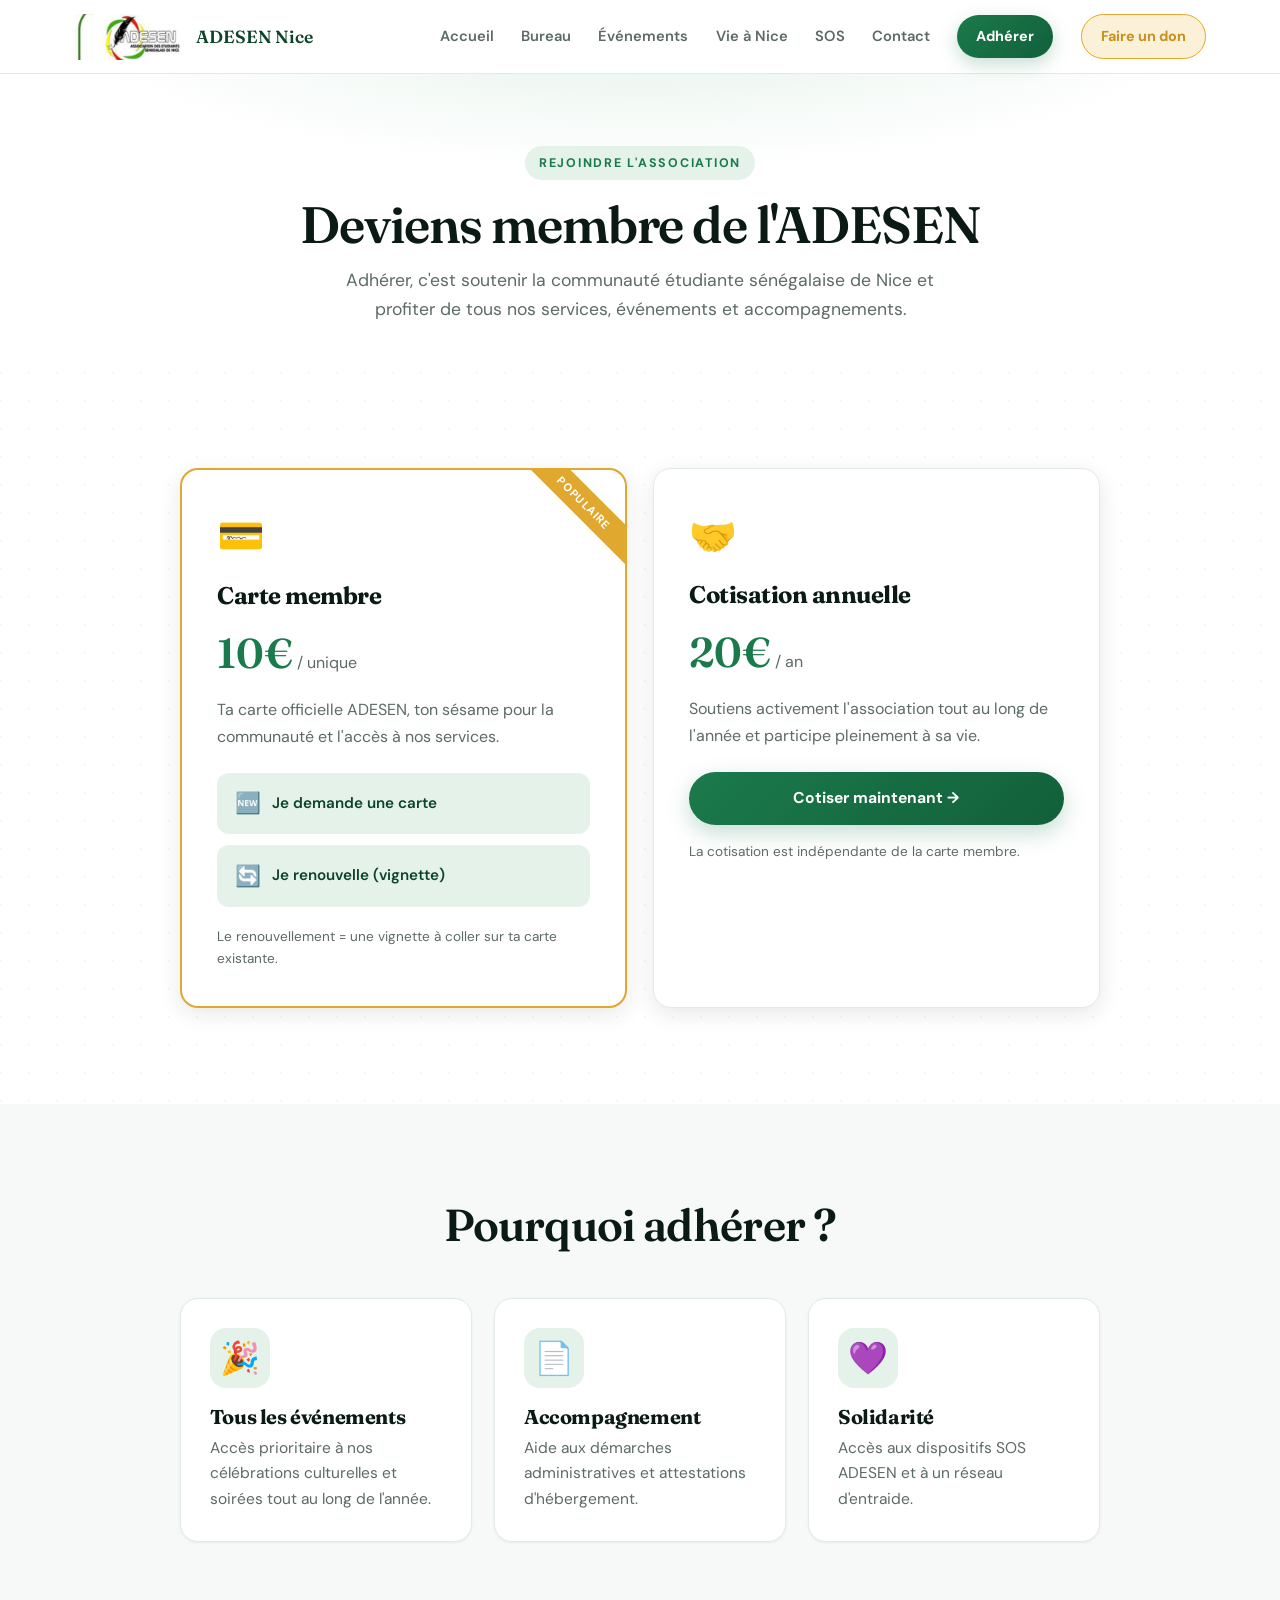
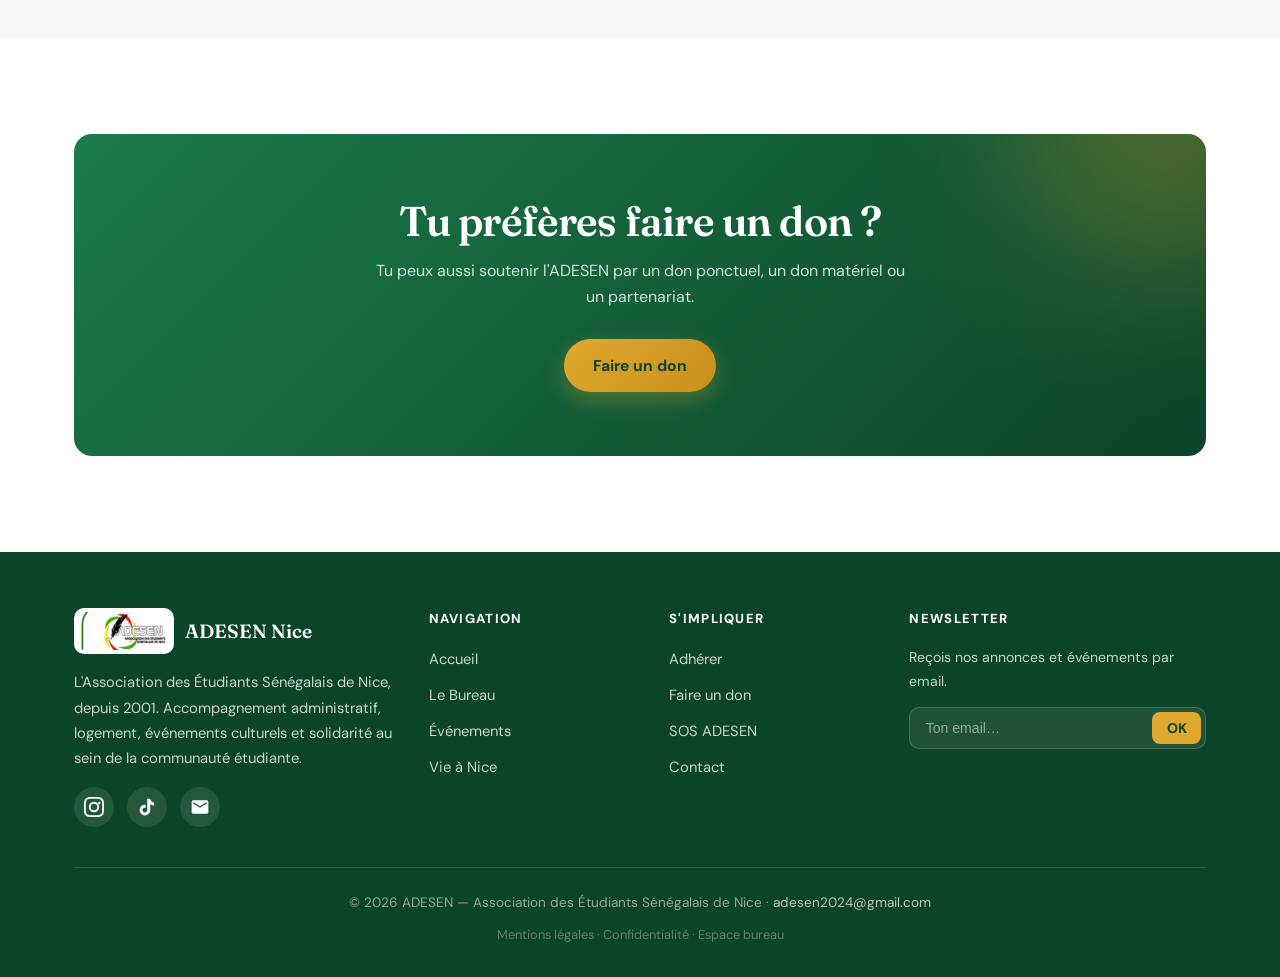
<file: adherer.html>
<!DOCTYPE html>
<html lang="fr">
<head>
<!-- Google tag (gtag.js) -->
<script async src="https://www.googletagmanager.com/gtag/js?id=G-H3WFKQHN48"></script>
<script>
  window.dataLayer = window.dataLayer || [];
  function gtag(){dataLayer.push(arguments);}
  gtag('js', new Date());

  gtag('config', 'G-H3WFKQHN48');
</script>
<meta charset="UTF-8">
<meta name="viewport" content="width=device-width, initial-scale=1.0, maximum-scale=5.0">
<meta name="theme-color" content="#1B7A4B">
<title>Adhérer — ADESEN Nice</title>
<meta name="description" content="Rejoins l'ADESEN : carte membre à 10€ et cotisation annuelle à 20€. Profite de tous les services et événements de l'association.">
<meta name="author" content="ADESEN - Association des Étudiants Sénégalais de Nice">
<meta name="robots" content="index, follow, max-image-preview:large">
<meta name="geo.region" content="FR-06">
<meta name="geo.placename" content="Nice">
<link rel="canonical" href="https://adesen.fr/adherer.html">
<meta property="og:type" content="website">
<meta property="og:site_name" content="ADESEN Nice">
<meta property="og:title" content="Adhérer — ADESEN Nice">
<meta property="og:description" content="Rejoins l'ADESEN : carte membre à 10€ et cotisation annuelle à 20€. Profite de tous les services et événements de l'association.">
<meta property="og:url" content="https://adesen.fr/adherer.html">
<meta property="og:image" content="https://yzhsnzvxpqthxebpvlsi.supabase.co/storage/v1/object/public/photos-adesen/og-image.jpg">
<meta property="og:locale" content="fr_FR">
<link rel="icon" type="image/jpeg" href="https://yzhsnzvxpqthxebpvlsi.supabase.co/storage/v1/object/public/photos-adesen/og-image.jpg">
<link rel="preconnect" href="https://fonts.googleapis.com">
<link rel="preconnect" href="https://fonts.gstatic.com" crossorigin>
<link href="https://fonts.googleapis.com/css2?family=Fraunces:opsz,wght@9..144,400;9..144,500;9..144,600;9..144,700&family=DM+Sans:wght@400;500;600;700&display=swap" rel="stylesheet">
<link rel="stylesheet" href="styles.css">
</head>
<body>
<nav class="nav">
  <div class="nav-inner">
    <a href="index.html" class="logo">
      <img src="[data-uri]" alt="ADESEN" class="logo-img">
      <span class="logo-text">ADESEN Nice</span>
    </a>
    <button class="nav-toggle" onclick="toggleNav()" aria-label="Menu"><span></span><span></span><span></span></button>
    <div class="nav-links" id="navLinks">
      <a href="index.html" class="navlink">Accueil</a>
      <a href="bureau.html" class="navlink">Bureau</a>
      <a href="evenements.html" class="navlink">Événements</a>
      <a href="vie-nice.html" class="navlink">Vie à Nice</a>
      <a href="sos.html" class="navlink">SOS</a>
      <a href="contact.html" class="navlink">Contact</a>
      <a href="adherer.html" class="btn-nav btn-nav-adherer">Adhérer</a>
      <a href="don.html" class="btn-nav btn-nav-don">Faire un don</a>
    </div>
  </div>
</nav>
<section class="page-hero">
  <div class="container">
    <span class="eyebrow reveal">Rejoindre l'association</span>
    <h1 class="reveal d1">Deviens membre de l'ADESEN</h1>
    <p class="reveal d2">Adhérer, c'est soutenir la communauté étudiante sénégalaise de Nice et profiter de tous nos services, événements et accompagnements.</p>
  </div>
</section>

<section class="section bg-pattern">
  <div class="container">
    <div class="offer-grid">
      <div class="offer-card featured reveal d1">
        <div class="offer-badge">Populaire</div>
        <div class="offer-icon">💳</div>
        <h3>Carte membre</h3>
        <div class="offer-price">10€<span> / unique</span></div>
        <p>Ta carte officielle ADESEN, ton sésame pour la communauté et l'accès à nos services.</p>
        <div class="offer-choices">
          <a href="https://www.helloasso.com/associations/association-des-etudiants-senegalais-de-nice-a-d-e-se-n/adhesions/adhesion" target="_blank" class="choice-btn"><span class="choice-emoji">🆕</span> Je demande une carte</a>
          <a href="https://www.helloasso.com/associations/association-des-etudiants-senegalais-de-nice-a-d-e-se-n/adhesions/adhesion" target="_blank" class="choice-btn"><span class="choice-emoji">🔄</span> Je renouvelle (vignette)</a>
        </div>
        <p style="font-size:0.85rem; margin-bottom:0;">Le renouvellement = une vignette à coller sur ta carte existante.</p>
      </div>

      <div class="offer-card reveal d2">
        <div class="offer-icon">🤝</div>
        <h3>Cotisation annuelle</h3>
        <div class="offer-price">20€<span> / an</span></div>
        <p>Soutiens activement l'association tout au long de l'année et participe pleinement à sa vie.</p>
        <a href="https://www.helloasso.com/associations/association-des-etudiants-senegalais-de-nice-a-d-e-se-n/adhesions/cotisation-annuelle" target="_blank" class="btn btn-primary" style="width:100%; justify-content:center;">Cotiser maintenant →</a>
        <p style="font-size:0.85rem; margin-top:1rem; margin-bottom:0;">La cotisation est indépendante de la carte membre.</p>
      </div>
    </div>
  </div>
</section>

<section class="section section-soft">
  <div class="container">
    <div class="section-head reveal">
      <h2>Pourquoi adhérer ?</h2>
    </div>
    <div class="feature-grid" style="max-width:920px; margin:0 auto;">
      <div class="feature-card reveal d1"><div class="feature-icon">🎉</div><h3>Tous les événements</h3><p>Accès prioritaire à nos célébrations culturelles et soirées tout au long de l'année.</p></div>
      <div class="feature-card reveal d2"><div class="feature-icon">📄</div><h3>Accompagnement</h3><p>Aide aux démarches administratives et attestations d'hébergement.</p></div>
      <div class="feature-card reveal d3"><div class="feature-icon">💜</div><h3>Solidarité</h3><p>Accès aux dispositifs SOS ADESEN et à un réseau d'entraide.</p></div>
    </div>
  </div>
</section>

<section class="section">
  <div class="container">
    <div class="cta-banner reveal">
      <h2>Tu préfères faire un don ?</h2>
      <p>Tu peux aussi soutenir l'ADESEN par un don ponctuel, un don matériel ou un partenariat.</p>
      <div class="hero-actions">
        <a href="don.html" class="btn btn-gold">Faire un don</a>
      </div>
    </div>
  </div>
</section>

<footer class="footer">
  <div class="container">
    <div class="footer-grid">
      <div>
        <div class="footer-brand">
          <img src="[data-uri]" alt="ADESEN">
          <span>ADESEN Nice</span>
        </div>
        <p class="desc">L'Association des Étudiants Sénégalais de Nice, depuis 2001. Accompagnement administratif, logement, événements culturels et solidarité au sein de la communauté étudiante.</p>
        <div class="footer-socials">
          <a href="https://www.instagram.com/adesen_nice" target="_blank" aria-label="Instagram" style="color:#fff;"><svg viewBox="0 0 24 24" fill="currentColor"><path d="M12 2.16c3.2 0 3.58.01 4.85.07 1.17.05 1.8.25 2.23.41.56.22.96.48 1.38.9.42.42.68.82.9 1.38.16.42.36 1.05.41 2.23.06 1.27.07 1.65.07 4.85s-.01 3.58-.07 4.85c-.05 1.17-.25 1.8-.41 2.23-.22.56-.48.96-.9 1.38-.42.42-.82.68-1.38.9-.42.16-1.05.36-2.23.41-1.27.06-1.65.07-4.85.07s-3.58-.01-4.85-.07c-1.17-.05-1.8-.25-2.23-.41-.56-.22-.96-.48-1.38-.9-.42-.42-.68-.82-.9-1.38-.16-.42-.36-1.05-.41-2.23C2.17 15.58 2.16 15.2 2.16 12s.01-3.58.07-4.85c.05-1.17.25-1.8.41-2.23.22-.56.48-.96.9-1.38.42-.42.82-.68 1.38-.9.42-.16 1.05-.36 2.23-.41C8.42 2.17 8.8 2.16 12 2.16M12 0C8.74 0 8.33.01 7.05.07 5.78.13 4.9.33 4.14.63c-.79.31-1.46.72-2.13 1.38C1.35 2.68.94 3.35.63 4.14.33 4.9.13 5.78.07 7.05.01 8.33 0 8.74 0 12s.01 3.67.07 4.95c.06 1.27.26 2.15.56 2.91.31.79.72 1.46 1.38 2.13.67.66 1.34 1.07 2.13 1.38.76.3 1.64.5 2.91.56C8.33 23.99 8.74 24 12 24s3.67-.01 4.95-.07c1.27-.06 2.15-.26 2.91-.56.79-.31 1.46-.72 2.13-1.38.66-.67 1.07-1.34 1.38-2.13.3-.76.5-1.64.56-2.91.06-1.28.07-1.69.07-4.95s-.01-3.67-.07-4.95c-.06-1.27-.26-2.15-.56-2.91-.31-.79-.72-1.46-1.38-2.13C21.32 1.35 20.65.94 19.86.63 19.1.33 18.22.13 16.95.07 15.67.01 15.26 0 12 0zm0 5.84A6.16 6.16 0 1 0 18.16 12 6.16 6.16 0 0 0 12 5.84zM12 16a4 4 0 1 1 4-4 4 4 0 0 1-4 4zm6.41-10.16a1.44 1.44 0 1 0 1.44 1.44 1.44 1.44 0 0 0-1.44-1.44z"/></svg></a>
          <a href="https://www.tiktok.com/@adesen.nice.officiel" target="_blank" aria-label="TikTok" style="color:#fff;"><svg viewBox="0 0 24 24" fill="currentColor"><path d="M19.59 6.69a4.83 4.83 0 0 1-3.77-4.25V2h-3.45v13.67a2.89 2.89 0 0 1-5.2 1.74 2.89 2.89 0 0 1 2.31-4.64 2.93 2.93 0 0 1 .88.13V9.4a6.84 6.84 0 0 0-1-.05A6.33 6.33 0 0 0 5 20.1a6.34 6.34 0 0 0 10.86-4.43v-7a8.16 8.16 0 0 0 4.77 1.52v-3.4a4.85 4.85 0 0 1-1-.1z"/></svg></a>
          <a href="mailto:adesen2024@gmail.com" aria-label="Email" style="color:#fff;"><svg viewBox="0 0 24 24" fill="currentColor"><path d="M20 4H4c-1.1 0-2 .9-2 2v12c0 1.1.9 2 2 2h16c1.1 0 2-.9 2-2V6c0-1.1-.9-2-2-2zm0 4-8 5-8-5V6l8 5 8-5v2z"/></svg></a>
        </div>
      </div>
      <div>
        <h4>Navigation</h4>
        <ul>
          <li><a href="index.html">Accueil</a></li>
          <li><a href="bureau.html">Le Bureau</a></li>
          <li><a href="evenements.html">Événements</a></li>
          <li><a href="vie-nice.html">Vie à Nice</a></li>
        </ul>
      </div>
      <div>
        <h4>S'impliquer</h4>
        <ul>
          <li><a href="adherer.html">Adhérer</a></li>
          <li><a href="don.html">Faire un don</a></li>
          <li><a href="sos.html">SOS ADESEN</a></li>
          <li><a href="contact.html">Contact</a></li>
        </ul>
      </div>
      <div>
        <h4>Newsletter</h4>
        <p class="desc" style="font-size:0.88rem; margin-bottom:0.8rem;">Reçois nos annonces et événements par email.</p>
        <form class="newsletter-form">
          <div class="newsletter-input-wrap">
            <input type="email" name="email" placeholder="Ton email…" required>
            <button type="submit">OK</button>
          </div>
          <div class="newsletter-status"></div>
        </form>
      </div>
    </div>
    <div class="footer-bottom">
      <p>© <span id="year">2026</span> ADESEN — Association des Étudiants Sénégalais de Nice · <a href="mailto:adesen2024@gmail.com">adesen2024@gmail.com</a></p>
      <p class="footer-legal"><a href="mentions.html">Mentions légales</a> · <a href="confidentialite.html">Confidentialité</a> · <a href="admin.html">Espace bureau</a></p>
    </div>
  </div>
</footer>
<script src="app.js"></script>
</body>
</html>
</file>
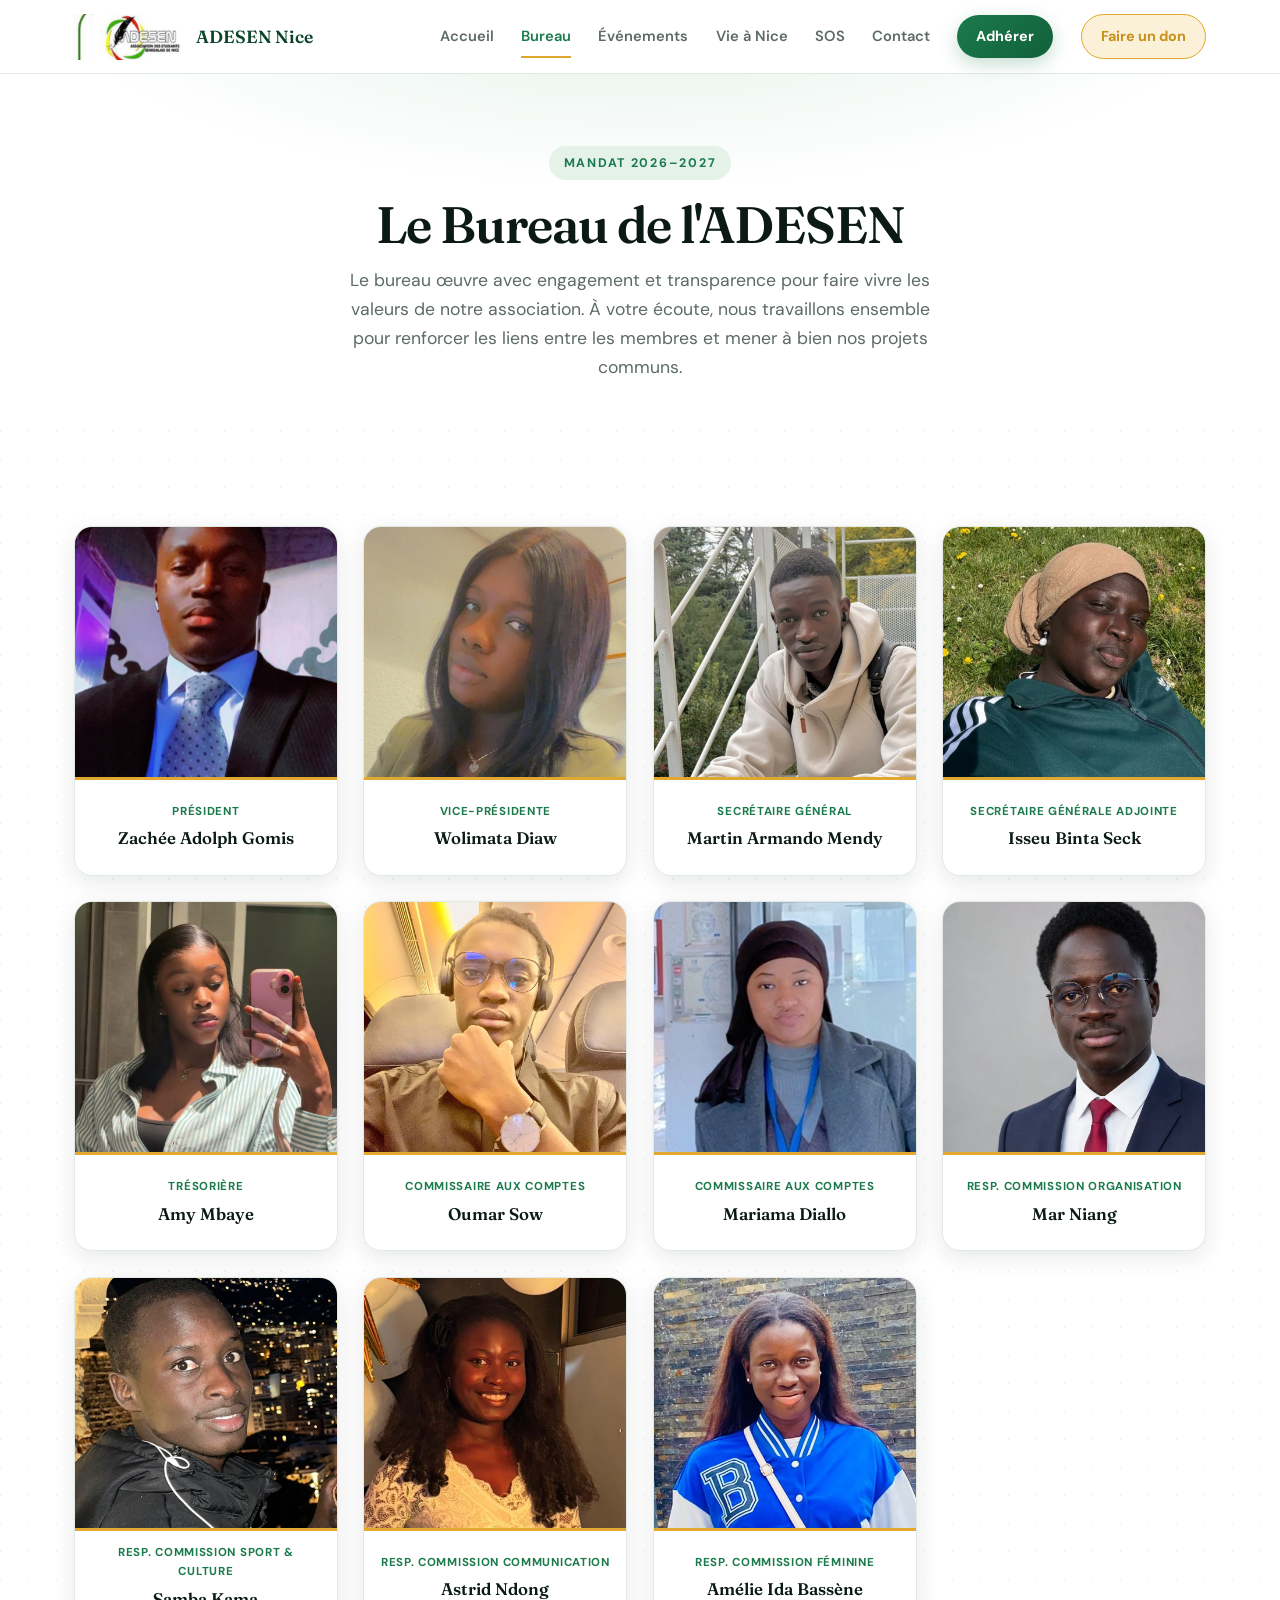
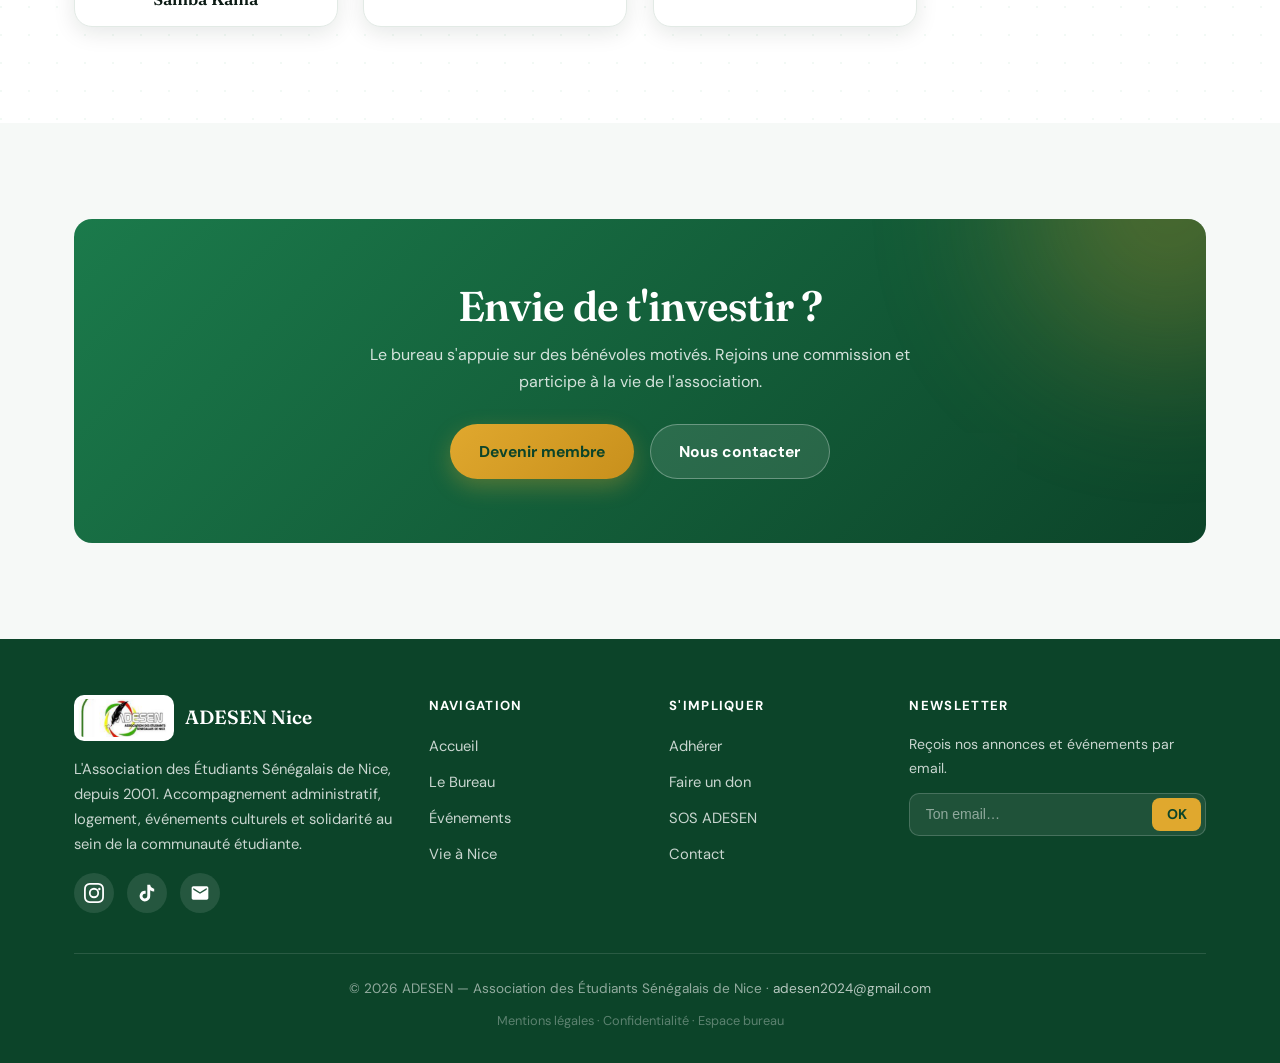
<file: bureau.html>
<!DOCTYPE html>
<html lang="fr">
<head>
<!-- Google tag (gtag.js) -->
<script async src="https://www.googletagmanager.com/gtag/js?id=G-H3WFKQHN48"></script>
<script>
  window.dataLayer = window.dataLayer || [];
  function gtag(){dataLayer.push(arguments);}
  gtag('js', new Date());

  gtag('config', 'G-H3WFKQHN48');
</script>
<meta charset="UTF-8">
<meta name="viewport" content="width=device-width, initial-scale=1.0, maximum-scale=5.0">
<meta name="theme-color" content="#1B7A4B">
<title>Le Bureau — ADESEN Nice</title>
<meta name="description" content="Découvrez les 11 membres du bureau 2026-2027 de l'ADESEN, l'association des étudiants sénégalais de Nice.">
<meta name="author" content="ADESEN - Association des Étudiants Sénégalais de Nice">
<meta name="robots" content="index, follow, max-image-preview:large">
<meta name="geo.region" content="FR-06">
<meta name="geo.placename" content="Nice">
<link rel="canonical" href="https://adesen.fr/bureau.html">
<meta property="og:type" content="website">
<meta property="og:site_name" content="ADESEN Nice">
<meta property="og:title" content="Le Bureau — ADESEN Nice">
<meta property="og:description" content="Découvrez les 11 membres du bureau 2026-2027 de l'ADESEN, l'association des étudiants sénégalais de Nice.">
<meta property="og:url" content="https://adesen.fr/bureau.html">
<meta property="og:image" content="https://yzhsnzvxpqthxebpvlsi.supabase.co/storage/v1/object/public/photos-adesen/og-image.jpg">
<meta property="og:locale" content="fr_FR">
<link rel="icon" type="image/jpeg" href="https://yzhsnzvxpqthxebpvlsi.supabase.co/storage/v1/object/public/photos-adesen/og-image.jpg">
<link rel="preconnect" href="https://fonts.googleapis.com">
<link rel="preconnect" href="https://fonts.gstatic.com" crossorigin>
<link href="https://fonts.googleapis.com/css2?family=Fraunces:opsz,wght@9..144,400;9..144,500;9..144,600;9..144,700&family=DM+Sans:wght@400;500;600;700&display=swap" rel="stylesheet">
<link rel="stylesheet" href="styles.css">
</head>
<body>
<nav class="nav">
  <div class="nav-inner">
    <a href="index.html" class="logo">
      <img src="[data-uri]" alt="ADESEN" class="logo-img">
      <span class="logo-text">ADESEN Nice</span>
    </a>
    <button class="nav-toggle" onclick="toggleNav()" aria-label="Menu"><span></span><span></span><span></span></button>
    <div class="nav-links" id="navLinks">
      <a href="index.html" class="navlink">Accueil</a>
      <a href="bureau.html" class="navlink">Bureau</a>
      <a href="evenements.html" class="navlink">Événements</a>
      <a href="vie-nice.html" class="navlink">Vie à Nice</a>
      <a href="sos.html" class="navlink">SOS</a>
      <a href="contact.html" class="navlink">Contact</a>
      <a href="adherer.html" class="btn-nav btn-nav-adherer">Adhérer</a>
      <a href="don.html" class="btn-nav btn-nav-don">Faire un don</a>
    </div>
  </div>
</nav>
<section class="page-hero">
  <div class="container">
    <span class="eyebrow reveal">Mandat 2026–2027</span>
    <h1 class="reveal d1">Le Bureau de l'ADESEN</h1>
    <p class="reveal d2">Le bureau œuvre avec engagement et transparence pour faire vivre les valeurs de notre association. À votre écoute, nous travaillons ensemble pour renforcer les liens entre les membres et mener à bien nos projets communs.</p>
  </div>
</section>

<section class="section bg-pattern">
  <div class="container">
    <div class="bureau-grid">
      
      <div class="flip-card reveal d1">
        <div class="flip-inner">
          <div class="flip-front">
            <div class="avatar-wrap"><img src="images/bureau/zachee_a__gomis.jpg" alt="Zachée A. Gomis"></div>
            <div class="front-info">
              <span class="front-role">Président</span>
              <span class="front-name">Zachée Adolph Gomis</span>
            </div>
          </div>
          <div class="flip-back">
            <div class="back-emoji">👑</div>
            <div class="back-name">Zachée Adolph Gomis</div>
            <div class="back-role">Président</div>
            <div class="back-hint">Membre du bureau 2026–2027</div>
          </div>
        </div>
      </div>

      <div class="flip-card reveal d2">
        <div class="flip-inner">
          <div class="flip-front">
            <div class="avatar-wrap"><img src="images/bureau/wolimata_diaw.jpg" alt="Wolimata Diaw"></div>
            <div class="front-info">
              <span class="front-role">Vice-Présidente</span>
              <span class="front-name">Wolimata Diaw</span>
            </div>
          </div>
          <div class="flip-back">
            <div class="back-emoji">🌟</div>
            <div class="back-name">Wolimata Diaw</div>
            <div class="back-role">Vice-Présidente</div>
            <div class="back-hint">Membre du bureau 2026–2027</div>
          </div>
        </div>
      </div>

      <div class="flip-card reveal d3">
        <div class="flip-inner">
          <div class="flip-front">
            <div class="avatar-wrap"><img src="images/bureau/martin_armando_mendy.jpg" alt="Martin Armando Mendy"></div>
            <div class="front-info">
              <span class="front-role">Secrétaire Général</span>
              <span class="front-name">Martin Armando Mendy</span>
            </div>
          </div>
          <div class="flip-back">
            <div class="back-emoji">📋</div>
            <div class="back-name">Martin Armando Mendy</div>
            <div class="back-role">Secrétaire Général</div>
            <div class="back-hint">Membre du bureau 2026–2027</div>
          </div>
        </div>
      </div>

      <div class="flip-card reveal d4">
        <div class="flip-inner">
          <div class="flip-front">
            <div class="avatar-wrap"><img src="images/bureau/isseu_binta_seck.jpg" alt="Isseu Binta Seck"></div>
            <div class="front-info">
              <span class="front-role">Secrétaire Générale Adjointe</span>
              <span class="front-name">Isseu Binta Seck</span>
            </div>
          </div>
          <div class="flip-back">
            <div class="back-emoji">📝</div>
            <div class="back-name">Isseu Binta Seck</div>
            <div class="back-role">Secrétaire Générale Adjointe</div>
            <div class="back-hint">Membre du bureau 2026–2027</div>
          </div>
        </div>
      </div>

      <div class="flip-card reveal d1">
        <div class="flip-inner">
          <div class="flip-front">
            <div class="avatar-wrap"><img src="images/bureau/amy_mbaye.jpg" alt="Amy Mbaye"></div>
            <div class="front-info">
              <span class="front-role">Trésorière</span>
              <span class="front-name">Amy Mbaye</span>
            </div>
          </div>
          <div class="flip-back">
            <div class="back-emoji">💰</div>
            <div class="back-name">Amy Mbaye</div>
            <div class="back-role">Trésorière</div>
            <div class="back-hint">Membre du bureau 2026–2027</div>
          </div>
        </div>
      </div>

      <div class="flip-card reveal d2">
        <div class="flip-inner">
          <div class="flip-front">
            <div class="avatar-wrap"><img src="images/bureau/oumar.jpg" alt="Oumar"></div>
            <div class="front-info">
              <span class="front-role">Commissaire aux Comptes</span>
              <span class="front-name">Oumar Sow</span>
            </div>
          </div>
          <div class="flip-back">
            <div class="back-emoji">🧮</div>
            <div class="back-name">Oumar Sow</div>
            <div class="back-role">Commissaire aux Comptes</div>
            <div class="back-hint">Membre du bureau 2026–2027</div>
          </div>
        </div>
      </div>

      <div class="flip-card reveal d3">
        <div class="flip-inner">
          <div class="flip-front">
            <div class="avatar-wrap"><img src="images/bureau/mariama_diallo.jpg" alt="Mariama Diallo"></div>
            <div class="front-info">
              <span class="front-role">Commissaire aux Comptes</span>
              <span class="front-name">Mariama Diallo</span>
            </div>
          </div>
          <div class="flip-back">
            <div class="back-emoji">🧮</div>
            <div class="back-name">Mariama Diallo</div>
            <div class="back-role">Commissaire aux Comptes</div>
            <div class="back-hint">Membre du bureau 2026–2027</div>
          </div>
        </div>
      </div>

      <div class="flip-card reveal d4">
        <div class="flip-inner">
          <div class="flip-front">
            <div class="avatar-wrap"><img src="images/bureau/mar_niang.jpg" alt="Mar Niang"></div>
            <div class="front-info">
              <span class="front-role">Resp. Commission Organisation</span>
              <span class="front-name">Mar Niang</span>
            </div>
          </div>
          <div class="flip-back">
            <div class="back-emoji">🗂️</div>
            <div class="back-name">Mar Niang</div>
            <div class="back-role">Resp. Commission Organisation</div>
            <div class="back-hint">Membre du bureau 2026–2027</div>
          </div>
        </div>
      </div>

      <div class="flip-card reveal d1">
        <div class="flip-inner">
          <div class="flip-front">
            <div class="avatar-wrap"><img src="images/bureau/samba_kama.jpg" alt="Samba Kama"></div>
            <div class="front-info">
              <span class="front-role">Resp. Commission Sport & Culture</span>
              <span class="front-name">Samba Kama</span>
            </div>
          </div>
          <div class="flip-back">
            <div class="back-emoji">⚽</div>
            <div class="back-name">Samba Kama</div>
            <div class="back-role">Resp. Commission Sport & Culture</div>
            <div class="back-hint">Membre du bureau 2026–2027</div>
          </div>
        </div>
      </div>

      <div class="flip-card reveal d2">
        <div class="flip-inner">
          <div class="flip-front">
            <div class="avatar-wrap"><img src="images/bureau/astrid_ndong.jpg" alt="Astrid Ndong"></div>
            <div class="front-info">
              <span class="front-role">Resp. Commission Communication</span>
              <span class="front-name">Astrid Ndong</span>
            </div>
          </div>
          <div class="flip-back">
            <div class="back-emoji">📣</div>
            <div class="back-name">Astrid Ndong</div>
            <div class="back-role">Resp. Commission Communication</div>
            <div class="back-hint">Membre du bureau 2026–2027</div>
          </div>
        </div>
      </div>

      <div class="flip-card reveal d3">
        <div class="flip-inner">
          <div class="flip-front">
            <div class="avatar-wrap"><img src="images/bureau/amelie_ida_bassene.jpg" alt="Amélie Ida Bassène"></div>
            <div class="front-info">
              <span class="front-role">Resp. Commission Féminine</span>
              <span class="front-name">Amélie Ida Bassène</span>
            </div>
          </div>
          <div class="flip-back">
            <div class="back-emoji">💜</div>
            <div class="back-name">Amélie Ida Bassène</div>
            <div class="back-role">Resp. Commission Féminine</div>
            <div class="back-hint">Membre du bureau 2026–2027</div>
          </div>
        </div>
      </div>
    </div>
  </div>
</section>

<section class="section section-soft">
  <div class="container">
    <div class="cta-banner reveal">
      <h2>Envie de t'investir ?</h2>
      <p>Le bureau s'appuie sur des bénévoles motivés. Rejoins une commission et participe à la vie de l'association.</p>
      <div class="hero-actions">
        <a href="adherer.html" class="btn btn-gold">Devenir membre</a>
        <a href="contact.html" class="btn btn-outline" style="background:rgba(255,255,255,0.1); color:#fff; border-color:rgba(255,255,255,0.3);">Nous contacter</a>
      </div>
    </div>
  </div>
</section>

<footer class="footer">
  <div class="container">
    <div class="footer-grid">
      <div>
        <div class="footer-brand">
          <img src="[data-uri]" alt="ADESEN">
          <span>ADESEN Nice</span>
        </div>
        <p class="desc">L'Association des Étudiants Sénégalais de Nice, depuis 2001. Accompagnement administratif, logement, événements culturels et solidarité au sein de la communauté étudiante.</p>
        <div class="footer-socials">
          <a href="https://www.instagram.com/adesen_nice" target="_blank" aria-label="Instagram" style="color:#fff;"><svg viewBox="0 0 24 24" fill="currentColor"><path d="M12 2.16c3.2 0 3.58.01 4.85.07 1.17.05 1.8.25 2.23.41.56.22.96.48 1.38.9.42.42.68.82.9 1.38.16.42.36 1.05.41 2.23.06 1.27.07 1.65.07 4.85s-.01 3.58-.07 4.85c-.05 1.17-.25 1.8-.41 2.23-.22.56-.48.96-.9 1.38-.42.42-.82.68-1.38.9-.42.16-1.05.36-2.23.41-1.27.06-1.65.07-4.85.07s-3.58-.01-4.85-.07c-1.17-.05-1.8-.25-2.23-.41-.56-.22-.96-.48-1.38-.9-.42-.42-.68-.82-.9-1.38-.16-.42-.36-1.05-.41-2.23C2.17 15.58 2.16 15.2 2.16 12s.01-3.58.07-4.85c.05-1.17.25-1.8.41-2.23.22-.56.48-.96.9-1.38.42-.42.82-.68 1.38-.9.42-.16 1.05-.36 2.23-.41C8.42 2.17 8.8 2.16 12 2.16M12 0C8.74 0 8.33.01 7.05.07 5.78.13 4.9.33 4.14.63c-.79.31-1.46.72-2.13 1.38C1.35 2.68.94 3.35.63 4.14.33 4.9.13 5.78.07 7.05.01 8.33 0 8.74 0 12s.01 3.67.07 4.95c.06 1.27.26 2.15.56 2.91.31.79.72 1.46 1.38 2.13.67.66 1.34 1.07 2.13 1.38.76.3 1.64.5 2.91.56C8.33 23.99 8.74 24 12 24s3.67-.01 4.95-.07c1.27-.06 2.15-.26 2.91-.56.79-.31 1.46-.72 2.13-1.38.66-.67 1.07-1.34 1.38-2.13.3-.76.5-1.64.56-2.91.06-1.28.07-1.69.07-4.95s-.01-3.67-.07-4.95c-.06-1.27-.26-2.15-.56-2.91-.31-.79-.72-1.46-1.38-2.13C21.32 1.35 20.65.94 19.86.63 19.1.33 18.22.13 16.95.07 15.67.01 15.26 0 12 0zm0 5.84A6.16 6.16 0 1 0 18.16 12 6.16 6.16 0 0 0 12 5.84zM12 16a4 4 0 1 1 4-4 4 4 0 0 1-4 4zm6.41-10.16a1.44 1.44 0 1 0 1.44 1.44 1.44 1.44 0 0 0-1.44-1.44z"/></svg></a>
          <a href="https://www.tiktok.com/@adesen.nice.officiel" target="_blank" aria-label="TikTok" style="color:#fff;"><svg viewBox="0 0 24 24" fill="currentColor"><path d="M19.59 6.69a4.83 4.83 0 0 1-3.77-4.25V2h-3.45v13.67a2.89 2.89 0 0 1-5.2 1.74 2.89 2.89 0 0 1 2.31-4.64 2.93 2.93 0 0 1 .88.13V9.4a6.84 6.84 0 0 0-1-.05A6.33 6.33 0 0 0 5 20.1a6.34 6.34 0 0 0 10.86-4.43v-7a8.16 8.16 0 0 0 4.77 1.52v-3.4a4.85 4.85 0 0 1-1-.1z"/></svg></a>
          <a href="mailto:adesen2024@gmail.com" aria-label="Email" style="color:#fff;"><svg viewBox="0 0 24 24" fill="currentColor"><path d="M20 4H4c-1.1 0-2 .9-2 2v12c0 1.1.9 2 2 2h16c1.1 0 2-.9 2-2V6c0-1.1-.9-2-2-2zm0 4-8 5-8-5V6l8 5 8-5v2z"/></svg></a>
        </div>
      </div>
      <div>
        <h4>Navigation</h4>
        <ul>
          <li><a href="index.html">Accueil</a></li>
          <li><a href="bureau.html">Le Bureau</a></li>
          <li><a href="evenements.html">Événements</a></li>
          <li><a href="vie-nice.html">Vie à Nice</a></li>
        </ul>
      </div>
      <div>
        <h4>S'impliquer</h4>
        <ul>
          <li><a href="adherer.html">Adhérer</a></li>
          <li><a href="don.html">Faire un don</a></li>
          <li><a href="sos.html">SOS ADESEN</a></li>
          <li><a href="contact.html">Contact</a></li>
        </ul>
      </div>
      <div>
        <h4>Newsletter</h4>
        <p class="desc" style="font-size:0.88rem; margin-bottom:0.8rem;">Reçois nos annonces et événements par email.</p>
        <form class="newsletter-form">
          <div class="newsletter-input-wrap">
            <input type="email" name="email" placeholder="Ton email…" required>
            <button type="submit">OK</button>
          </div>
          <div class="newsletter-status"></div>
        </form>
      </div>
    </div>
    <div class="footer-bottom">
      <p>© <span id="year">2026</span> ADESEN — Association des Étudiants Sénégalais de Nice · <a href="mailto:adesen2024@gmail.com">adesen2024@gmail.com</a></p>
      <p class="footer-legal"><a href="mentions.html">Mentions légales</a> · <a href="confidentialite.html">Confidentialité</a> · <a href="admin.html">Espace bureau</a></p>
    </div>
  </div>
</footer>
<script src="app.js"></script>
</body>
</html>
</file>
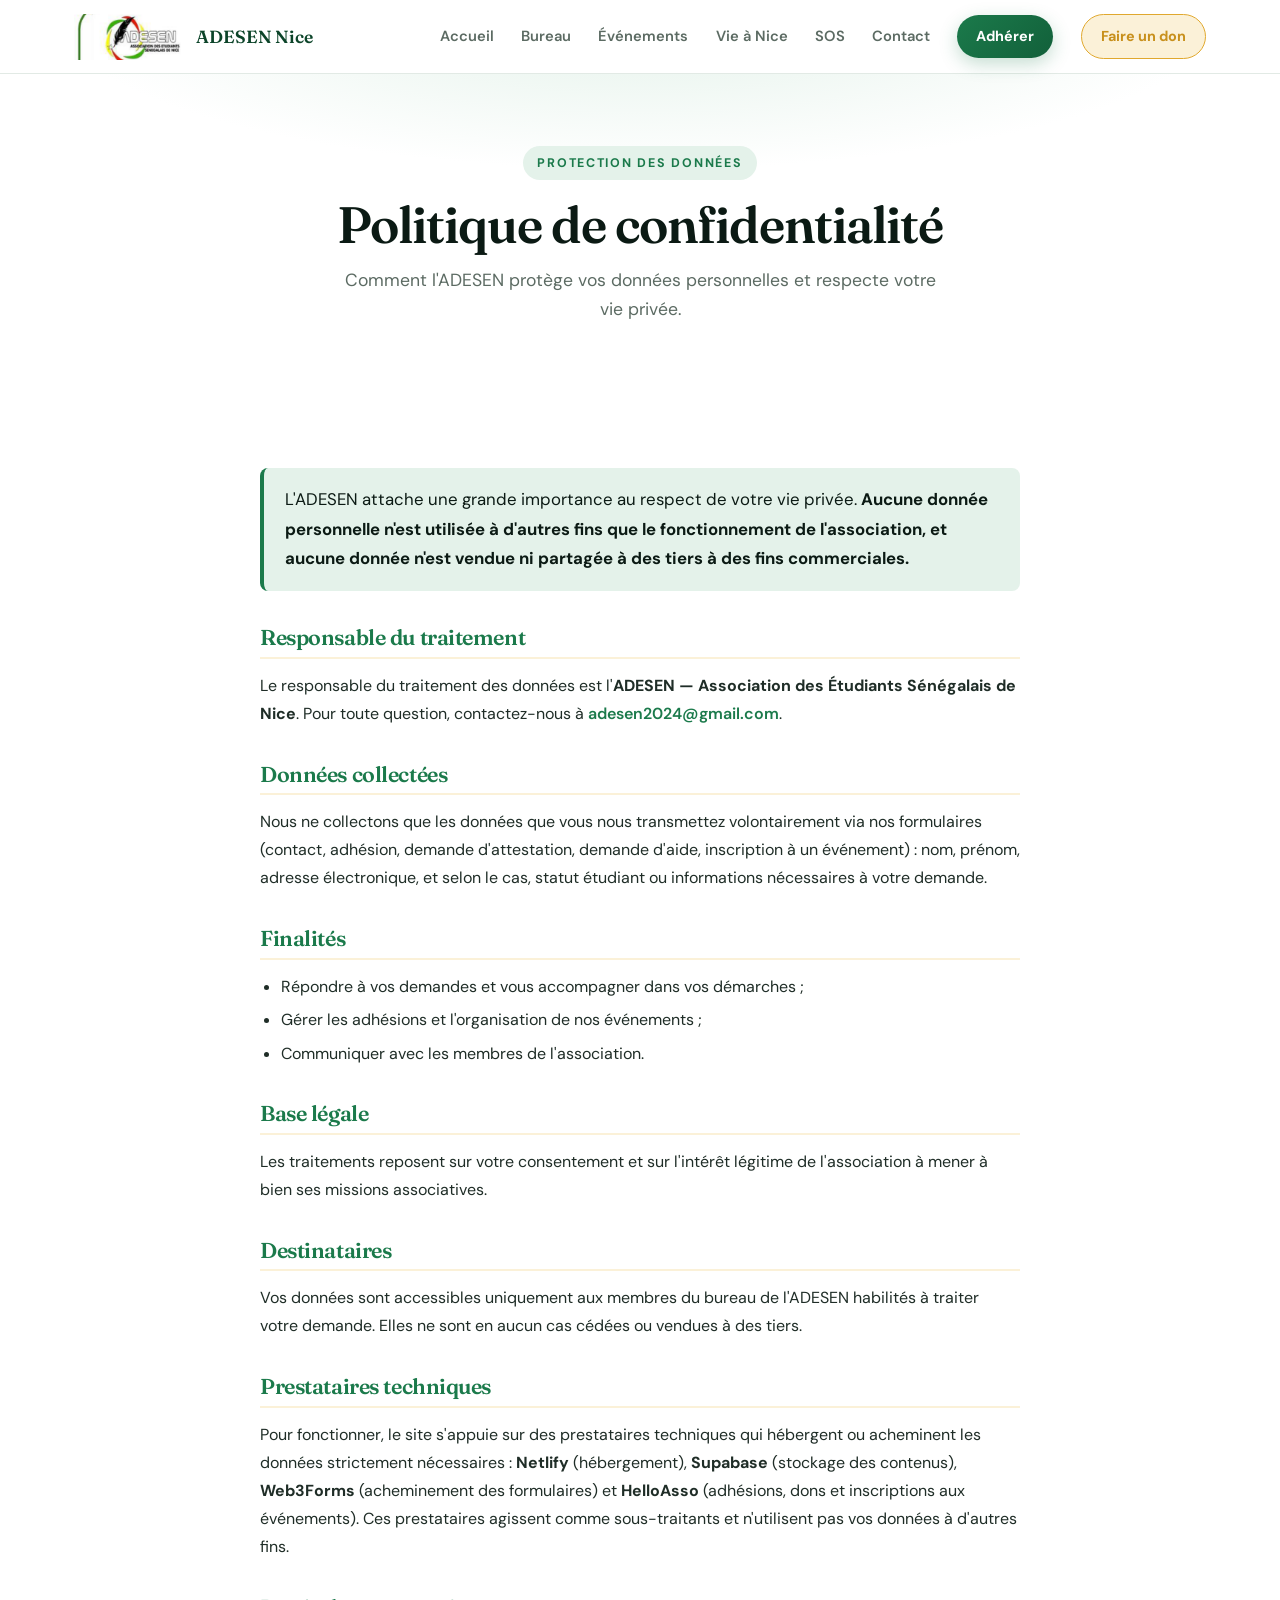
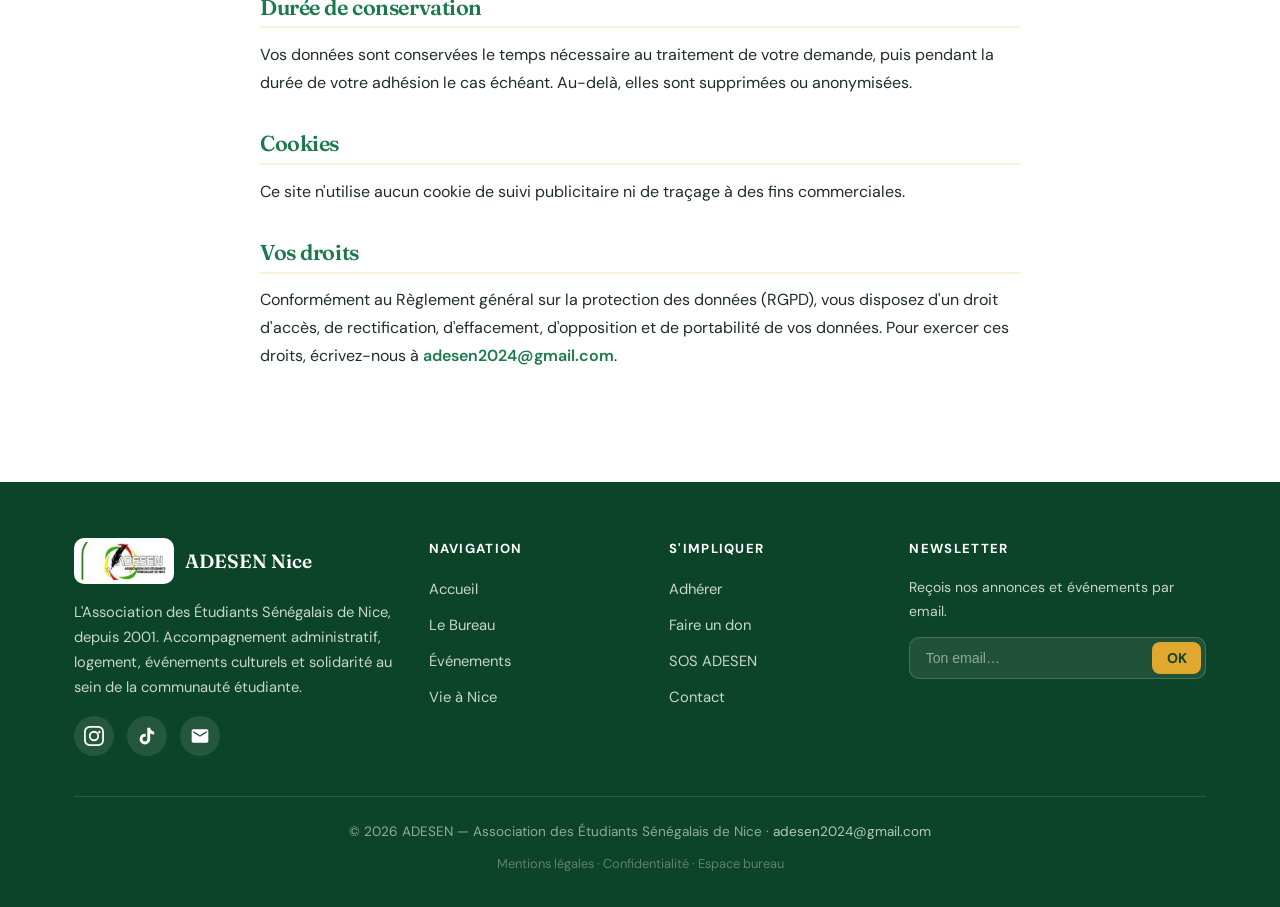
<file: confidentialite.html>
<!DOCTYPE html>
<html lang="fr">
<head>
<!-- Google tag (gtag.js) -->
<script async src="https://www.googletagmanager.com/gtag/js?id=G-H3WFKQHN48"></script>
<script>
  window.dataLayer = window.dataLayer || [];
  function gtag(){dataLayer.push(arguments);}
  gtag('js', new Date());

  gtag('config', 'G-H3WFKQHN48');
</script>
<meta charset="UTF-8">
<meta name="viewport" content="width=device-width, initial-scale=1.0, maximum-scale=5.0">
<meta name="theme-color" content="#1B7A4B">
<title>Politique de confidentialité — ADESEN Nice</title>
<meta name="description" content="Politique de confidentialité de l'ADESEN : vos données personnelles ne servent qu'au fonctionnement de l'association et ne sont jamais revendues ni partagées.">
<meta name="author" content="ADESEN - Association des Étudiants Sénégalais de Nice">
<meta name="robots" content="index, follow, max-image-preview:large">
<meta name="geo.region" content="FR-06">
<meta name="geo.placename" content="Nice">
<link rel="canonical" href="https://adesen.fr/confidentialite.html">
<meta property="og:type" content="website">
<meta property="og:site_name" content="ADESEN Nice">
<meta property="og:title" content="Contact — ADESEN Nice">
<meta property="og:description" content="Contacte l'ADESEN, l'association des étudiants sénégalais de Nice. Une question, une demande d'attestation ou d'accompagnement ? Écris-nous.">
<meta property="og:url" content="https://adesen.fr/contact.html">
<meta property="og:image" content="https://yzhsnzvxpqthxebpvlsi.supabase.co/storage/v1/object/public/photos-adesen/og-image.jpg">
<meta property="og:locale" content="fr_FR">
<link rel="icon" type="image/jpeg" href="https://yzhsnzvxpqthxebpvlsi.supabase.co/storage/v1/object/public/photos-adesen/og-image.jpg">
<link rel="preconnect" href="https://fonts.googleapis.com">
<link rel="preconnect" href="https://fonts.gstatic.com" crossorigin>
<link href="https://fonts.googleapis.com/css2?family=Fraunces:opsz,wght@9..144,400;9..144,500;9..144,600;9..144,700&family=DM+Sans:wght@400;500;600;700&display=swap" rel="stylesheet">
<link rel="stylesheet" href="styles.css">
</head>
<body>
<nav class="nav">
  <div class="nav-inner">
    <a href="index.html" class="logo">
      <img src="[data-uri]" alt="ADESEN" class="logo-img">
      <span class="logo-text">ADESEN Nice</span>
    </a>
    <button class="nav-toggle" onclick="toggleNav()" aria-label="Menu"><span></span><span></span><span></span></button>
    <div class="nav-links" id="navLinks">
      <a href="index.html" class="navlink">Accueil</a>
      <a href="bureau.html" class="navlink">Bureau</a>
      <a href="evenements.html" class="navlink">Événements</a>
      <a href="vie-nice.html" class="navlink">Vie à Nice</a>
      <a href="sos.html" class="navlink">SOS</a>
      <a href="contact.html" class="navlink">Contact</a>
      <a href="adherer.html" class="btn-nav btn-nav-adherer">Adhérer</a>
      <a href="don.html" class="btn-nav btn-nav-don">Faire un don</a>
    </div>
  </div>
</nav>
<section class="page-hero">
  <div class="container">
    <span class="eyebrow reveal">Protection des données</span>
    <h1 class="reveal d1">Politique de confidentialité</h1>
    <p class="reveal d2">Comment l'ADESEN protège vos données personnelles et respecte votre vie privée.</p>
  </div>
</section>

<section class="section">
  <div class="container">
    <div class="legal-content reveal">

<p class="legal-lead">L'ADESEN attache une grande importance au respect de votre vie privée. <strong>Aucune donnée personnelle n'est utilisée à d'autres fins que le fonctionnement de l'association, et aucune donnée n'est vendue ni partagée à des tiers à des fins commerciales.</strong></p>

<h2>Responsable du traitement</h2>
<p>Le responsable du traitement des données est l'<strong>ADESEN — Association des Étudiants Sénégalais de Nice</strong>. Pour toute question, contactez-nous à <a href="mailto:adesen2024@gmail.com">adesen2024@gmail.com</a>.</p>

<h2>Données collectées</h2>
<p>Nous ne collectons que les données que vous nous transmettez volontairement via nos formulaires (contact, adhésion, demande d'attestation, demande d'aide, inscription à un événement) : nom, prénom, adresse électronique, et selon le cas, statut étudiant ou informations nécessaires à votre demande.</p>

<h2>Finalités</h2>
<ul class="legal-list">
  <li>Répondre à vos demandes et vous accompagner dans vos démarches&nbsp;;</li>
  <li>Gérer les adhésions et l'organisation de nos événements&nbsp;;</li>
  <li>Communiquer avec les membres de l'association.</li>
</ul>

<h2>Base légale</h2>
<p>Les traitements reposent sur votre consentement et sur l'intérêt légitime de l'association à mener à bien ses missions associatives.</p>

<h2>Destinataires</h2>
<p>Vos données sont accessibles uniquement aux membres du bureau de l'ADESEN habilités à traiter votre demande. Elles ne sont en aucun cas cédées ou vendues à des tiers.</p>

<h2>Prestataires techniques</h2>
<p>Pour fonctionner, le site s'appuie sur des prestataires techniques qui hébergent ou acheminent les données strictement nécessaires : <strong>Netlify</strong> (hébergement), <strong>Supabase</strong> (stockage des contenus), <strong>Web3Forms</strong> (acheminement des formulaires) et <strong>HelloAsso</strong> (adhésions, dons et inscriptions aux événements). Ces prestataires agissent comme sous-traitants et n'utilisent pas vos données à d'autres fins.</p>

<h2>Durée de conservation</h2>
<p>Vos données sont conservées le temps nécessaire au traitement de votre demande, puis pendant la durée de votre adhésion le cas échéant. Au-delà, elles sont supprimées ou anonymisées.</p>

<h2>Cookies</h2>
<p>Ce site n'utilise aucun cookie de suivi publicitaire ni de traçage à des fins commerciales.</p>

<h2>Vos droits</h2>
<p>Conformément au Règlement général sur la protection des données (RGPD), vous disposez d'un droit d'accès, de rectification, d'effacement, d'opposition et de portabilité de vos données. Pour exercer ces droits, écrivez-nous à <a href="mailto:adesen2024@gmail.com">adesen2024@gmail.com</a>.</p>

    </div>
  </div>
</section>

<footer class="footer">
  <div class="container">
    <div class="footer-grid">
      <div>
        <div class="footer-brand">
          <img src="[data-uri]" alt="ADESEN">
          <span>ADESEN Nice</span>
        </div>
        <p class="desc">L'Association des Étudiants Sénégalais de Nice, depuis 2001. Accompagnement administratif, logement, événements culturels et solidarité au sein de la communauté étudiante.</p>
        <div class="footer-socials">
          <a href="https://www.instagram.com/adesen_nice" target="_blank" aria-label="Instagram" style="color:#fff;"><svg viewBox="0 0 24 24" fill="currentColor"><path d="M12 2.16c3.2 0 3.58.01 4.85.07 1.17.05 1.8.25 2.23.41.56.22.96.48 1.38.9.42.42.68.82.9 1.38.16.42.36 1.05.41 2.23.06 1.27.07 1.65.07 4.85s-.01 3.58-.07 4.85c-.05 1.17-.25 1.8-.41 2.23-.22.56-.48.96-.9 1.38-.42.42-.82.68-1.38.9-.42.16-1.05.36-2.23.41-1.27.06-1.65.07-4.85.07s-3.58-.01-4.85-.07c-1.17-.05-1.8-.25-2.23-.41-.56-.22-.96-.48-1.38-.9-.42-.42-.68-.82-.9-1.38-.16-.42-.36-1.05-.41-2.23C2.17 15.58 2.16 15.2 2.16 12s.01-3.58.07-4.85c.05-1.17.25-1.8.41-2.23.22-.56.48-.96.9-1.38.42-.42.82-.68 1.38-.9.42-.16 1.05-.36 2.23-.41C8.42 2.17 8.8 2.16 12 2.16M12 0C8.74 0 8.33.01 7.05.07 5.78.13 4.9.33 4.14.63c-.79.31-1.46.72-2.13 1.38C1.35 2.68.94 3.35.63 4.14.33 4.9.13 5.78.07 7.05.01 8.33 0 8.74 0 12s.01 3.67.07 4.95c.06 1.27.26 2.15.56 2.91.31.79.72 1.46 1.38 2.13.67.66 1.34 1.07 2.13 1.38.76.3 1.64.5 2.91.56C8.33 23.99 8.74 24 12 24s3.67-.01 4.95-.07c1.27-.06 2.15-.26 2.91-.56.79-.31 1.46-.72 2.13-1.38.66-.67 1.07-1.34 1.38-2.13.3-.76.5-1.64.56-2.91.06-1.28.07-1.69.07-4.95s-.01-3.67-.07-4.95c-.06-1.27-.26-2.15-.56-2.91-.31-.79-.72-1.46-1.38-2.13C21.32 1.35 20.65.94 19.86.63 19.1.33 18.22.13 16.95.07 15.67.01 15.26 0 12 0zm0 5.84A6.16 6.16 0 1 0 18.16 12 6.16 6.16 0 0 0 12 5.84zM12 16a4 4 0 1 1 4-4 4 4 0 0 1-4 4zm6.41-10.16a1.44 1.44 0 1 0 1.44 1.44 1.44 1.44 0 0 0-1.44-1.44z"/></svg></a>
          <a href="https://www.tiktok.com/@adesen.nice.officiel" target="_blank" aria-label="TikTok" style="color:#fff;"><svg viewBox="0 0 24 24" fill="currentColor"><path d="M19.59 6.69a4.83 4.83 0 0 1-3.77-4.25V2h-3.45v13.67a2.89 2.89 0 0 1-5.2 1.74 2.89 2.89 0 0 1 2.31-4.64 2.93 2.93 0 0 1 .88.13V9.4a6.84 6.84 0 0 0-1-.05A6.33 6.33 0 0 0 5 20.1a6.34 6.34 0 0 0 10.86-4.43v-7a8.16 8.16 0 0 0 4.77 1.52v-3.4a4.85 4.85 0 0 1-1-.1z"/></svg></a>
          <a href="mailto:adesen2024@gmail.com" aria-label="Email" style="color:#fff;"><svg viewBox="0 0 24 24" fill="currentColor"><path d="M20 4H4c-1.1 0-2 .9-2 2v12c0 1.1.9 2 2 2h16c1.1 0 2-.9 2-2V6c0-1.1-.9-2-2-2zm0 4-8 5-8-5V6l8 5 8-5v2z"/></svg></a>
        </div>
      </div>
      <div>
        <h4>Navigation</h4>
        <ul>
          <li><a href="index.html">Accueil</a></li>
          <li><a href="bureau.html">Le Bureau</a></li>
          <li><a href="evenements.html">Événements</a></li>
          <li><a href="vie-nice.html">Vie à Nice</a></li>
        </ul>
      </div>
      <div>
        <h4>S'impliquer</h4>
        <ul>
          <li><a href="adherer.html">Adhérer</a></li>
          <li><a href="don.html">Faire un don</a></li>
          <li><a href="sos.html">SOS ADESEN</a></li>
          <li><a href="contact.html">Contact</a></li>
        </ul>
      </div>
      <div>
        <h4>Newsletter</h4>
        <p class="desc" style="font-size:0.88rem; margin-bottom:0.8rem;">Reçois nos annonces et événements par email.</p>
        <form class="newsletter-form">
          <div class="newsletter-input-wrap">
            <input type="email" name="email" placeholder="Ton email…" required>
            <button type="submit">OK</button>
          </div>
          <div class="newsletter-status"></div>
        </form>
      </div>
    </div>
    <div class="footer-bottom">
      <p>© <span id="year">2026</span> ADESEN — Association des Étudiants Sénégalais de Nice · <a href="mailto:adesen2024@gmail.com">adesen2024@gmail.com</a></p>
      <p class="footer-legal"><a href="mentions.html">Mentions légales</a> · <a href="confidentialite.html">Confidentialité</a> · <a href="admin.html">Espace bureau</a></p>
    </div>
  </div>
</footer>
<script src="app.js"></script>
</body>
</html>
</file>
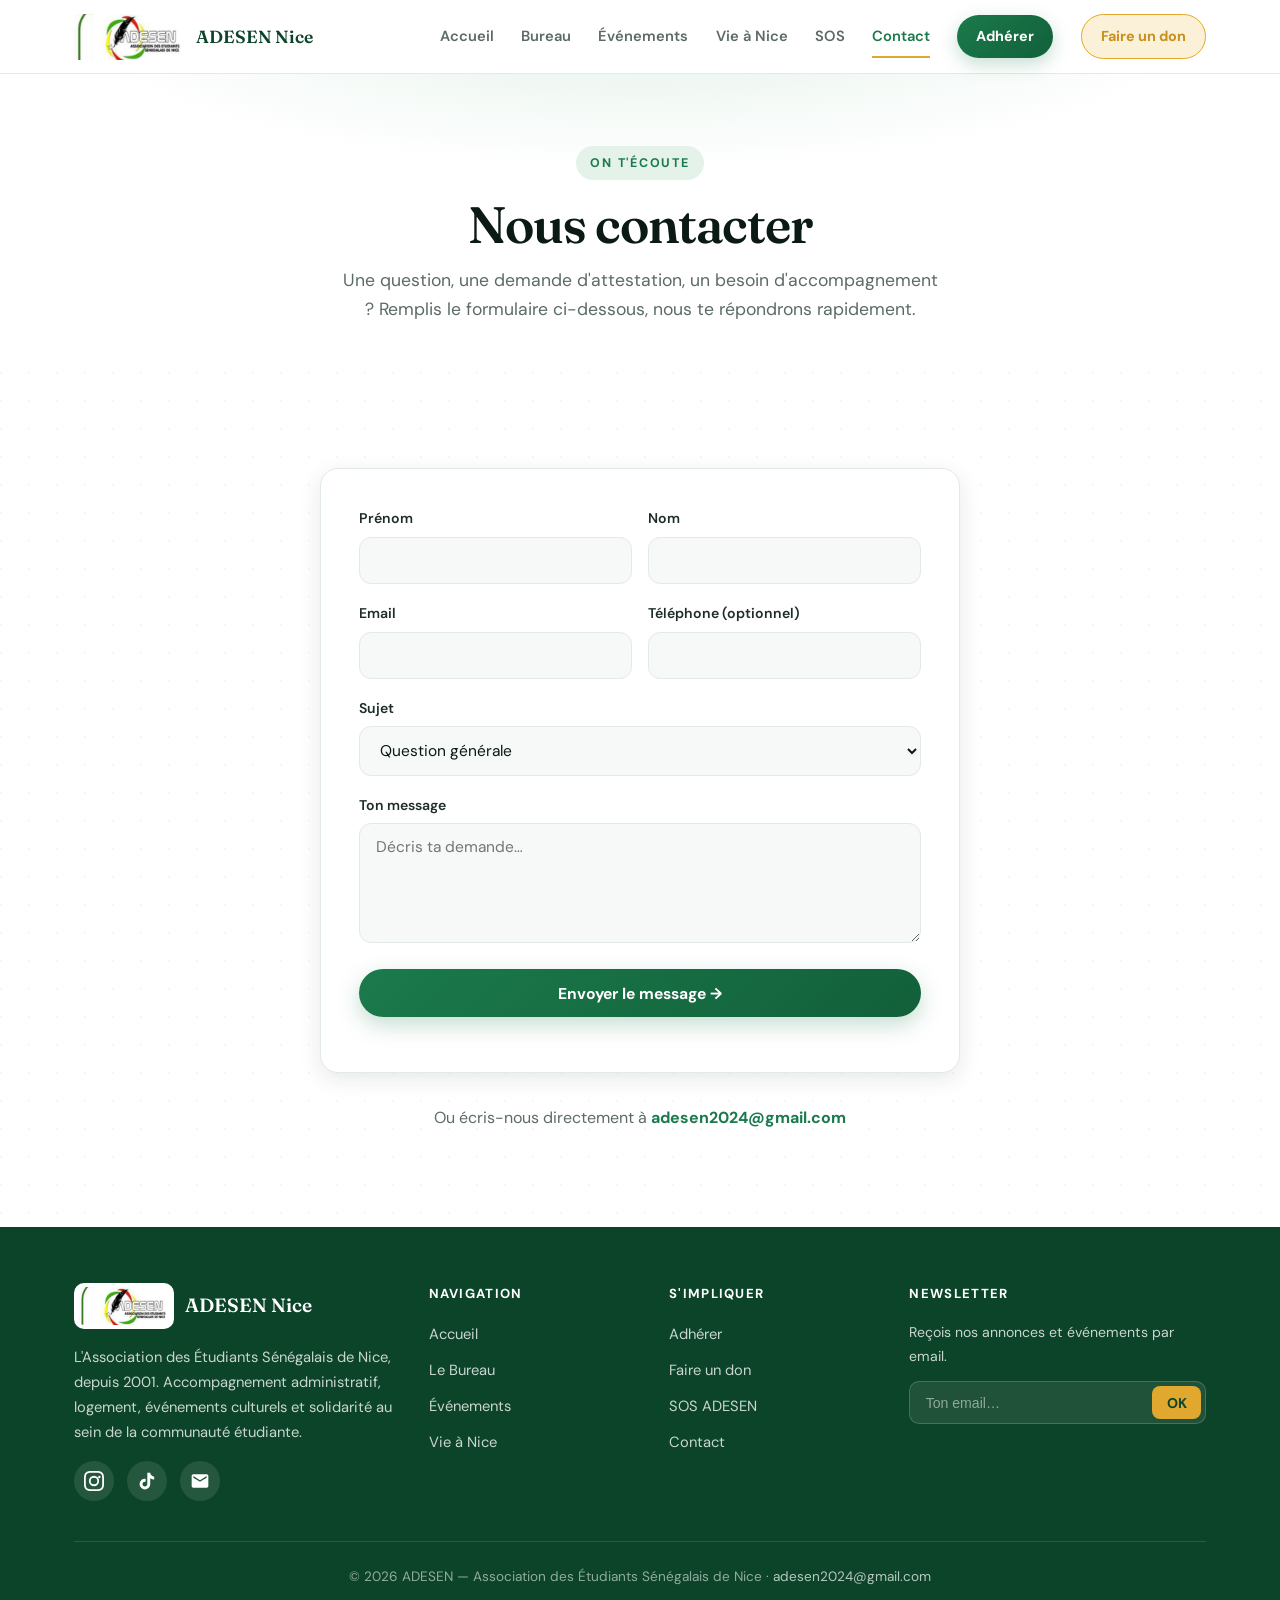
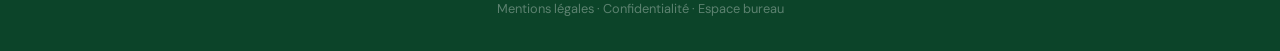
<file: contact.html>
<!DOCTYPE html>
<html lang="fr">
<head>
<!-- Google tag (gtag.js) -->
<script async src="https://www.googletagmanager.com/gtag/js?id=G-H3WFKQHN48"></script>
<script>
  window.dataLayer = window.dataLayer || [];
  function gtag(){dataLayer.push(arguments);}
  gtag('js', new Date());

  gtag('config', 'G-H3WFKQHN48');
</script>
<meta charset="UTF-8">
<meta name="viewport" content="width=device-width, initial-scale=1.0, maximum-scale=5.0">
<meta name="theme-color" content="#1B7A4B">
<title>Contact — ADESEN Nice</title>
<meta name="description" content="Contacte l'ADESEN, l'association des étudiants sénégalais de Nice. Une question, une demande d'attestation ou d'accompagnement ? Écris-nous.">
<meta name="author" content="ADESEN - Association des Étudiants Sénégalais de Nice">
<meta name="robots" content="index, follow, max-image-preview:large">
<meta name="geo.region" content="FR-06">
<meta name="geo.placename" content="Nice">
<link rel="canonical" href="https://adesen.fr/contact.html">
<meta property="og:type" content="website">
<meta property="og:site_name" content="ADESEN Nice">
<meta property="og:title" content="Contact — ADESEN Nice">
<meta property="og:description" content="Contacte l'ADESEN, l'association des étudiants sénégalais de Nice. Une question, une demande d'attestation ou d'accompagnement ? Écris-nous.">
<meta property="og:url" content="https://adesen.fr/contact.html">
<meta property="og:image" content="https://yzhsnzvxpqthxebpvlsi.supabase.co/storage/v1/object/public/photos-adesen/og-image.jpg">
<meta property="og:locale" content="fr_FR">
<link rel="icon" type="image/jpeg" href="https://yzhsnzvxpqthxebpvlsi.supabase.co/storage/v1/object/public/photos-adesen/og-image.jpg">
<link rel="preconnect" href="https://fonts.googleapis.com">
<link rel="preconnect" href="https://fonts.gstatic.com" crossorigin>
<link href="https://fonts.googleapis.com/css2?family=Fraunces:opsz,wght@9..144,400;9..144,500;9..144,600;9..144,700&family=DM+Sans:wght@400;500;600;700&display=swap" rel="stylesheet">
<link rel="stylesheet" href="styles.css">
</head>
<body>
<nav class="nav">
  <div class="nav-inner">
    <a href="index.html" class="logo">
      <img src="[data-uri]" alt="ADESEN" class="logo-img">
      <span class="logo-text">ADESEN Nice</span>
    </a>
    <button class="nav-toggle" onclick="toggleNav()" aria-label="Menu"><span></span><span></span><span></span></button>
    <div class="nav-links" id="navLinks">
      <a href="index.html" class="navlink">Accueil</a>
      <a href="bureau.html" class="navlink">Bureau</a>
      <a href="evenements.html" class="navlink">Événements</a>
      <a href="vie-nice.html" class="navlink">Vie à Nice</a>
      <a href="sos.html" class="navlink">SOS</a>
      <a href="contact.html" class="navlink">Contact</a>
      <a href="adherer.html" class="btn-nav btn-nav-adherer">Adhérer</a>
      <a href="don.html" class="btn-nav btn-nav-don">Faire un don</a>
    </div>
  </div>
</nav>
<section class="page-hero">
  <div class="container">
    <span class="eyebrow reveal">On t'écoute</span>
    <h1 class="reveal d1">Nous contacter</h1>
    <p class="reveal d2">Une question, une demande d'attestation, un besoin d'accompagnement ? Remplis le formulaire ci-dessous, nous te répondrons rapidement.</p>
  </div>
</section>

<section class="section bg-pattern">
  <div class="container">
    <div class="form-wrap reveal">
      <form id="contactForm">
        <input type="hidden" name="access_key" value="d8cf37e6-7263-4f91-9faf-11607939c164">
        <input type="hidden" name="subject" value="Nouveau message depuis le site ADESEN">
        <input type="checkbox" name="botcheck" style="display:none;">
        <div class="form-row">
          <div class="field">
            <label for="prenom">Prénom</label>
            <input type="text" id="prenom" name="prenom" required>
          </div>
          <div class="field">
            <label for="nom">Nom</label>
            <input type="text" id="nom" name="nom" required>
          </div>
        </div>
        <div class="form-row">
          <div class="field">
            <label for="email">Email</label>
            <input type="email" id="email" name="email" required>
          </div>
          <div class="field">
            <label for="phone">Téléphone (optionnel)</label>
            <input type="tel" id="phone" name="phone">
          </div>
        </div>
        <div class="field">
          <label for="sujet">Sujet</label>
          <select id="sujet" name="sujet">
            <option>Question générale</option>
            <option>Attestation d'hébergement</option>
            <option>Accompagnement administratif</option>
            <option>Adhésion / cotisation</option>
            <option>Don / partenariat</option>
            <option>SOS ADESEN</option>
            <option>Autre</option>
          </select>
        </div>
        <div class="field">
          <label for="message">Ton message</label>
          <textarea id="message" name="message" required placeholder="Décris ta demande…"></textarea>
        </div>
        <button type="submit" class="btn btn-primary" style="width:100%; justify-content:center;">Envoyer le message →</button>
        <p class="form-status" id="formStatus"></p>
      </form>
    </div>

    <div style="text-align:center; margin-top:2rem;" class="reveal d2">
      <p style="color:var(--muted);">Ou écris-nous directement à <a href="mailto:adesen2024@gmail.com" style="color:var(--green); font-weight:700;">adesen2024@gmail.com</a></p>
    </div>
  </div>
</section>

<script>
// ====== WEB3FORMS (config préservée, sans emoji dans le subject) ======
document.getElementById('contactForm').addEventListener('submit', async function (e) {
  e.preventDefault();
  const form = e.target;
  const status = document.getElementById('formStatus');
  const btn = form.querySelector('button[type=submit]');
  status.textContent = 'Envoi en cours…';
  status.className = 'form-status';
  btn.disabled = true;
  try {
    const formData = new FormData(form);
    const res = await fetch('https://api.web3forms.com/submit', { method: 'POST', body: formData });
    const data = await res.json();
    if (data.success) {
      status.textContent = 'Merci ! Ton message a bien été envoyé. Nous te répondrons rapidement.';
      status.className = 'form-status ok';
      if (typeof window.gtag === 'function') {
        const sujetSelect = document.getElementById('sujet');
        const sujetVal = sujetSelect ? sujetSelect.value : 'Général';
        window.gtag('event', 'contact_form_submit', {
          event_category: 'Contact',
          event_label: sujetVal,
          subject: sujetVal
        });
        window.gtag('event', 'generate_lead', {
          lead_type: 'contact_form',
          subject: sujetVal
        });
      }
      form.reset();
    } else {
      status.textContent = "Une erreur est survenue. Réessaie ou écris-nous à adesen2024@gmail.com.";
      status.className = 'form-status err';
    }
  } catch (err) {
    status.textContent = "Une erreur est survenue. Réessaie ou écris-nous à adesen2024@gmail.com.";
    status.className = 'form-status err';
  }
  btn.disabled = false;
});
</script>

<footer class="footer">
  <div class="container">
    <div class="footer-grid">
      <div>
        <div class="footer-brand">
          <img src="[data-uri]" alt="ADESEN">
          <span>ADESEN Nice</span>
        </div>
        <p class="desc">L'Association des Étudiants Sénégalais de Nice, depuis 2001. Accompagnement administratif, logement, événements culturels et solidarité au sein de la communauté étudiante.</p>
        <div class="footer-socials">
          <a href="https://www.instagram.com/adesen_nice" target="_blank" aria-label="Instagram" style="color:#fff;"><svg viewBox="0 0 24 24" fill="currentColor"><path d="M12 2.16c3.2 0 3.58.01 4.85.07 1.17.05 1.8.25 2.23.41.56.22.96.48 1.38.9.42.42.68.82.9 1.38.16.42.36 1.05.41 2.23.06 1.27.07 1.65.07 4.85s-.01 3.58-.07 4.85c-.05 1.17-.25 1.8-.41 2.23-.22.56-.48.96-.9 1.38-.42.42-.82.68-1.38.9-.42.16-1.05.36-2.23.41-1.27.06-1.65.07-4.85.07s-3.58-.01-4.85-.07c-1.17-.05-1.8-.25-2.23-.41-.56-.22-.96-.48-1.38-.9-.42-.42-.68-.82-.9-1.38-.16-.42-.36-1.05-.41-2.23C2.17 15.58 2.16 15.2 2.16 12s.01-3.58.07-4.85c.05-1.17.25-1.8.41-2.23.22-.56.48-.96.9-1.38.42-.42.82-.68 1.38-.9.42-.16 1.05-.36 2.23-.41C8.42 2.17 8.8 2.16 12 2.16M12 0C8.74 0 8.33.01 7.05.07 5.78.13 4.9.33 4.14.63c-.79.31-1.46.72-2.13 1.38C1.35 2.68.94 3.35.63 4.14.33 4.9.13 5.78.07 7.05.01 8.33 0 8.74 0 12s.01 3.67.07 4.95c.06 1.27.26 2.15.56 2.91.31.79.72 1.46 1.38 2.13.67.66 1.34 1.07 2.13 1.38.76.3 1.64.5 2.91.56C8.33 23.99 8.74 24 12 24s3.67-.01 4.95-.07c1.27-.06 2.15-.26 2.91-.56.79-.31 1.46-.72 2.13-1.38.66-.67 1.07-1.34 1.38-2.13.3-.76.5-1.64.56-2.91.06-1.28.07-1.69.07-4.95s-.01-3.67-.07-4.95c-.06-1.27-.26-2.15-.56-2.91-.31-.79-.72-1.46-1.38-2.13C21.32 1.35 20.65.94 19.86.63 19.1.33 18.22.13 16.95.07 15.67.01 15.26 0 12 0zm0 5.84A6.16 6.16 0 1 0 18.16 12 6.16 6.16 0 0 0 12 5.84zM12 16a4 4 0 1 1 4-4 4 4 0 0 1-4 4zm6.41-10.16a1.44 1.44 0 1 0 1.44 1.44 1.44 1.44 0 0 0-1.44-1.44z"/></svg></a>
          <a href="https://www.tiktok.com/@adesen.nice.officiel" target="_blank" aria-label="TikTok" style="color:#fff;"><svg viewBox="0 0 24 24" fill="currentColor"><path d="M19.59 6.69a4.83 4.83 0 0 1-3.77-4.25V2h-3.45v13.67a2.89 2.89 0 0 1-5.2 1.74 2.89 2.89 0 0 1 2.31-4.64 2.93 2.93 0 0 1 .88.13V9.4a6.84 6.84 0 0 0-1-.05A6.33 6.33 0 0 0 5 20.1a6.34 6.34 0 0 0 10.86-4.43v-7a8.16 8.16 0 0 0 4.77 1.52v-3.4a4.85 4.85 0 0 1-1-.1z"/></svg></a>
          <a href="mailto:adesen2024@gmail.com" aria-label="Email" style="color:#fff;"><svg viewBox="0 0 24 24" fill="currentColor"><path d="M20 4H4c-1.1 0-2 .9-2 2v12c0 1.1.9 2 2 2h16c1.1 0 2-.9 2-2V6c0-1.1-.9-2-2-2zm0 4-8 5-8-5V6l8 5 8-5v2z"/></svg></a>
        </div>
      </div>
      <div>
        <h4>Navigation</h4>
        <ul>
          <li><a href="index.html">Accueil</a></li>
          <li><a href="bureau.html">Le Bureau</a></li>
          <li><a href="evenements.html">Événements</a></li>
          <li><a href="vie-nice.html">Vie à Nice</a></li>
        </ul>
      </div>
      <div>
        <h4>S'impliquer</h4>
        <ul>
          <li><a href="adherer.html">Adhérer</a></li>
          <li><a href="don.html">Faire un don</a></li>
          <li><a href="sos.html">SOS ADESEN</a></li>
          <li><a href="contact.html">Contact</a></li>
        </ul>
      </div>
      <div>
        <h4>Newsletter</h4>
        <p class="desc" style="font-size:0.88rem; margin-bottom:0.8rem;">Reçois nos annonces et événements par email.</p>
        <form class="newsletter-form">
          <div class="newsletter-input-wrap">
            <input type="email" name="email" placeholder="Ton email…" required>
            <button type="submit">OK</button>
          </div>
          <div class="newsletter-status"></div>
        </form>
      </div>
    </div>
    <div class="footer-bottom">
      <p>© <span id="year">2026</span> ADESEN — Association des Étudiants Sénégalais de Nice · <a href="mailto:adesen2024@gmail.com">adesen2024@gmail.com</a></p>
      <p class="footer-legal"><a href="mentions.html">Mentions légales</a> · <a href="confidentialite.html">Confidentialité</a> · <a href="admin.html">Espace bureau</a></p>
    </div>
  </div>
</footer>
<script src="app.js"></script>
</body>
</html>
</file>
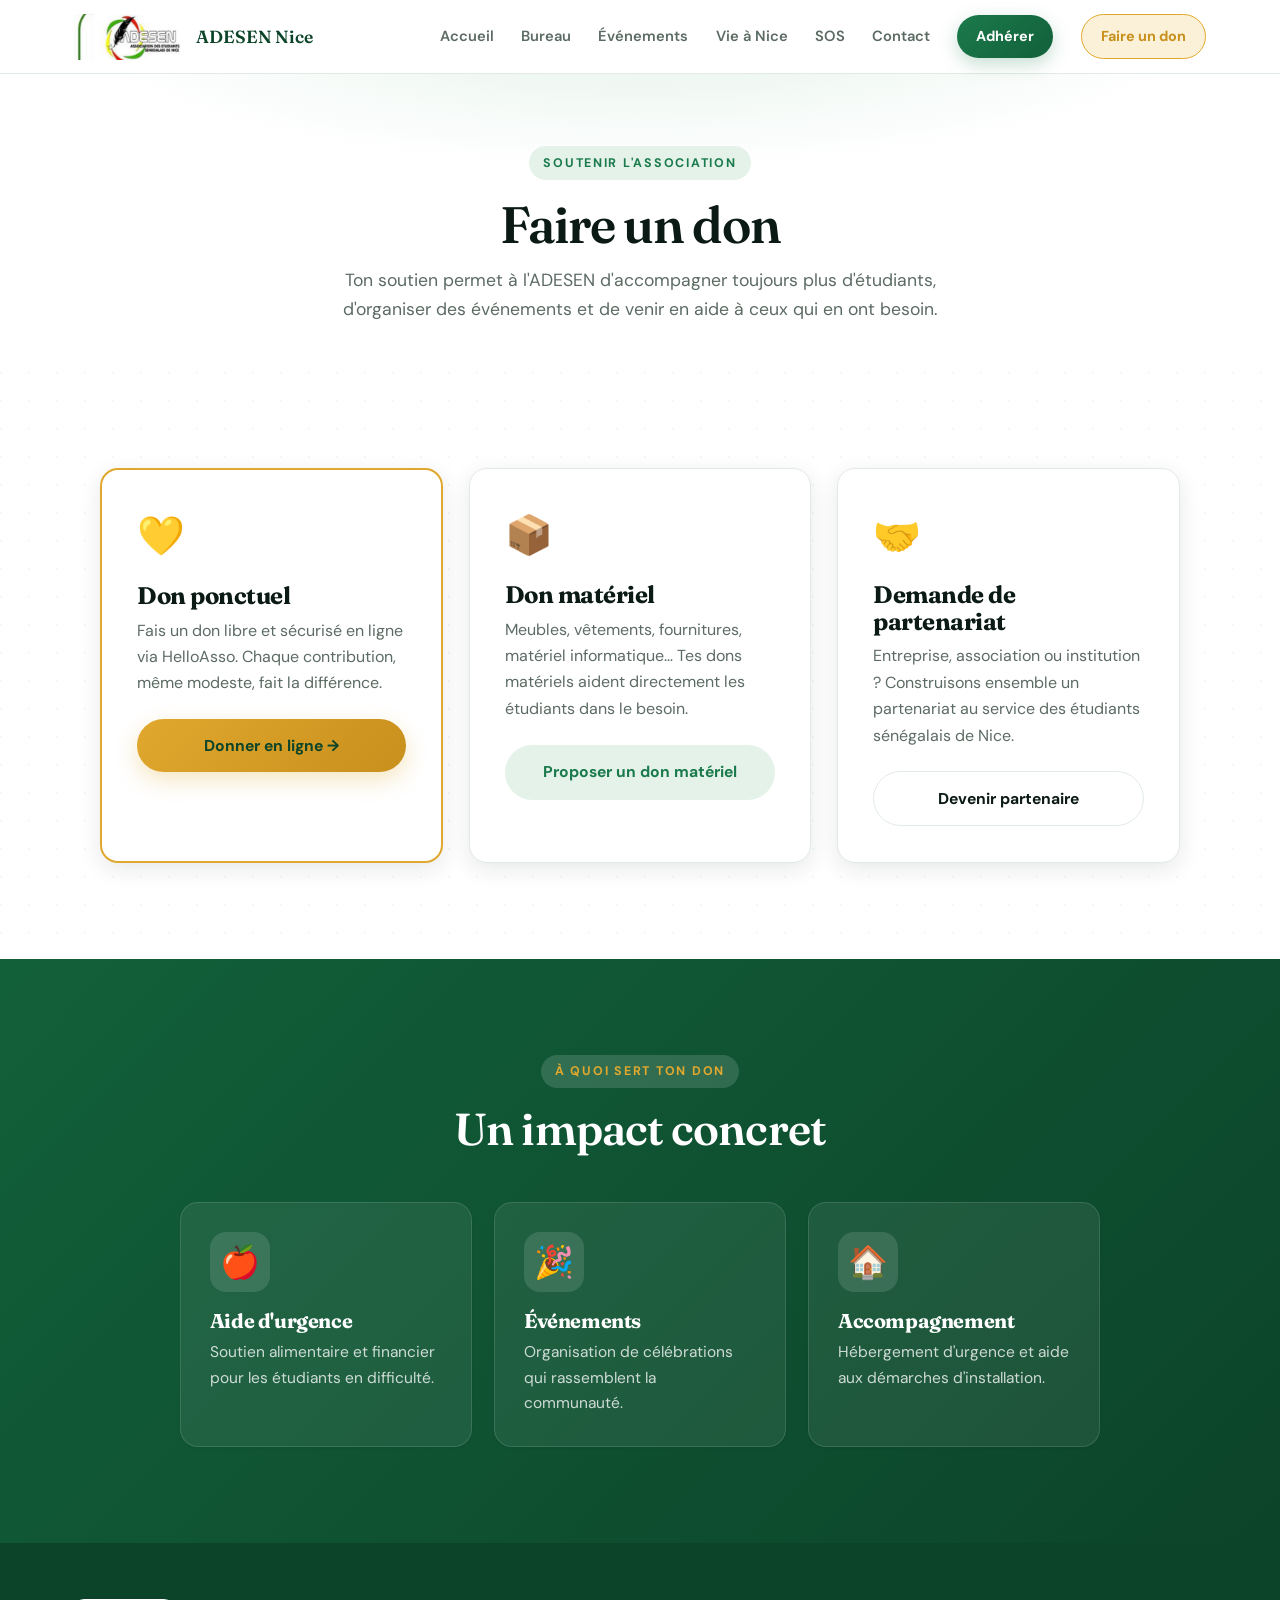
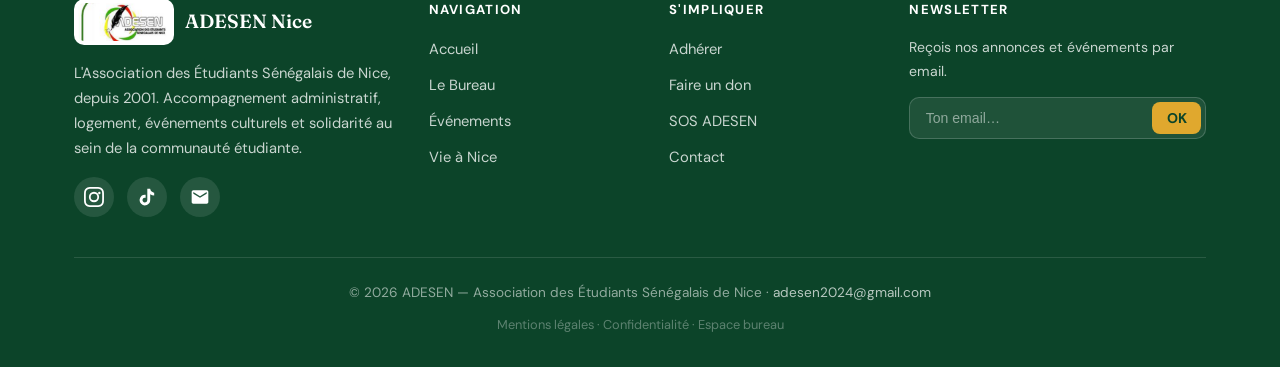
<file: don.html>
<!DOCTYPE html>
<html lang="fr">
<head>
<!-- Google tag (gtag.js) -->
<script async src="https://www.googletagmanager.com/gtag/js?id=G-H3WFKQHN48"></script>
<script>
  window.dataLayer = window.dataLayer || [];
  function gtag(){dataLayer.push(arguments);}
  gtag('js', new Date());

  gtag('config', 'G-H3WFKQHN48');
</script>
<meta charset="UTF-8">
<meta name="viewport" content="width=device-width, initial-scale=1.0, maximum-scale=5.0">
<meta name="theme-color" content="#1B7A4B">
<title>Faire un don — ADESEN Nice</title>
<meta name="description" content="Soutenez l'ADESEN : don ponctuel en ligne, don matériel ou demande de partenariat. Chaque geste compte pour la communauté étudiante sénégalaise de Nice.">
<meta name="author" content="ADESEN - Association des Étudiants Sénégalais de Nice">
<meta name="robots" content="index, follow, max-image-preview:large">
<meta name="geo.region" content="FR-06">
<meta name="geo.placename" content="Nice">
<link rel="canonical" href="https://adesen.fr/don.html">
<meta property="og:type" content="website">
<meta property="og:site_name" content="ADESEN Nice">
<meta property="og:title" content="Faire un don — ADESEN Nice">
<meta property="og:description" content="Soutenez l'ADESEN : don ponctuel en ligne, don matériel ou demande de partenariat. Chaque geste compte pour la communauté étudiante sénégalaise de Nice.">
<meta property="og:url" content="https://adesen.fr/don.html">
<meta property="og:image" content="https://yzhsnzvxpqthxebpvlsi.supabase.co/storage/v1/object/public/photos-adesen/og-image.jpg">
<meta property="og:locale" content="fr_FR">
<link rel="icon" type="image/jpeg" href="https://yzhsnzvxpqthxebpvlsi.supabase.co/storage/v1/object/public/photos-adesen/og-image.jpg">
<link rel="preconnect" href="https://fonts.googleapis.com">
<link rel="preconnect" href="https://fonts.gstatic.com" crossorigin>
<link href="https://fonts.googleapis.com/css2?family=Fraunces:opsz,wght@9..144,400;9..144,500;9..144,600;9..144,700&family=DM+Sans:wght@400;500;600;700&display=swap" rel="stylesheet">
<link rel="stylesheet" href="styles.css">
</head>
<body>
<nav class="nav">
  <div class="nav-inner">
    <a href="index.html" class="logo">
      <img src="[data-uri]" alt="ADESEN" class="logo-img">
      <span class="logo-text">ADESEN Nice</span>
    </a>
    <button class="nav-toggle" onclick="toggleNav()" aria-label="Menu"><span></span><span></span><span></span></button>
    <div class="nav-links" id="navLinks">
      <a href="index.html" class="navlink">Accueil</a>
      <a href="bureau.html" class="navlink">Bureau</a>
      <a href="evenements.html" class="navlink">Événements</a>
      <a href="vie-nice.html" class="navlink">Vie à Nice</a>
      <a href="sos.html" class="navlink">SOS</a>
      <a href="contact.html" class="navlink">Contact</a>
      <a href="adherer.html" class="btn-nav btn-nav-adherer">Adhérer</a>
      <a href="don.html" class="btn-nav btn-nav-don">Faire un don</a>
    </div>
  </div>
</nav>
<section class="page-hero">
  <div class="container">
    <span class="eyebrow reveal">Soutenir l'association</span>
    <h1 class="reveal d1">Faire un don</h1>
    <p class="reveal d2">Ton soutien permet à l'ADESEN d'accompagner toujours plus d'étudiants, d'organiser des événements et de venir en aide à ceux qui en ont besoin.</p>
  </div>
</section>

<section class="section bg-pattern">
  <div class="container">
    <div class="offer-grid" style="max-width:1080px;">
      <div class="offer-card featured reveal d1">
        <div class="offer-icon">💛</div>
        <h3>Don ponctuel</h3>
        <p style="margin-top:0.5rem;">Fais un don libre et sécurisé en ligne via HelloAsso. Chaque contribution, même modeste, fait la différence.</p>
        <a href="https://www.helloasso.com/associations/association-des-etudiants-senegalais-de-nice-a-d-e-se-n/formulaires/1" target="_blank" class="btn btn-gold" style="width:100%; justify-content:center;">Donner en ligne →</a>
      </div>

      <div class="offer-card reveal d2">
        <div class="offer-icon">📦</div>
        <h3>Don matériel</h3>
        <p style="margin-top:0.5rem;">Meubles, vêtements, fournitures, matériel informatique… Tes dons matériels aident directement les étudiants dans le besoin.</p>
        <a href="mailto:adesen2024@gmail.com?subject=Don%20materiel%20ADESEN" class="btn btn-secondary" style="width:100%; justify-content:center;">Proposer un don matériel</a>
      </div>

      <div class="offer-card reveal d3">
        <div class="offer-icon">🤝</div>
        <h3>Demande de partenariat</h3>
        <p style="margin-top:0.5rem;">Entreprise, association ou institution ? Construisons ensemble un partenariat au service des étudiants sénégalais de Nice.</p>
        <a href="mailto:adesen2024@gmail.com?subject=Demande%20de%20partenariat%20ADESEN" class="btn btn-outline" style="width:100%; justify-content:center;">Devenir partenaire</a>
      </div>
    </div>
  </div>
</section>

<section class="section section-green">
  <div class="container">
    <div class="section-head reveal">
      <span class="eyebrow">À quoi sert ton don</span>
      <h2>Un impact concret</h2>
    </div>
    <div class="feature-grid" style="max-width:920px; margin:0 auto;">
      <div class="feature-card reveal d1" style="background:rgba(255,255,255,0.07); border-color:rgba(255,255,255,0.12);"><div class="feature-icon" style="background:rgba(255,255,255,0.12);">🍎</div><h3 style="color:#fff;">Aide d'urgence</h3><p style="color:rgba(255,255,255,0.78);">Soutien alimentaire et financier pour les étudiants en difficulté.</p></div>
      <div class="feature-card reveal d2" style="background:rgba(255,255,255,0.07); border-color:rgba(255,255,255,0.12);"><div class="feature-icon" style="background:rgba(255,255,255,0.12);">🎉</div><h3 style="color:#fff;">Événements</h3><p style="color:rgba(255,255,255,0.78);">Organisation de célébrations qui rassemblent la communauté.</p></div>
      <div class="feature-card reveal d3" style="background:rgba(255,255,255,0.07); border-color:rgba(255,255,255,0.12);"><div class="feature-icon" style="background:rgba(255,255,255,0.12);">🏠</div><h3 style="color:#fff;">Accompagnement</h3><p style="color:rgba(255,255,255,0.78);">Hébergement d'urgence et aide aux démarches d'installation.</p></div>
    </div>
  </div>
</section>

<footer class="footer">
  <div class="container">
    <div class="footer-grid">
      <div>
        <div class="footer-brand">
          <img src="[data-uri]" alt="ADESEN">
          <span>ADESEN Nice</span>
        </div>
        <p class="desc">L'Association des Étudiants Sénégalais de Nice, depuis 2001. Accompagnement administratif, logement, événements culturels et solidarité au sein de la communauté étudiante.</p>
        <div class="footer-socials">
          <a href="https://www.instagram.com/adesen_nice" target="_blank" aria-label="Instagram" style="color:#fff;"><svg viewBox="0 0 24 24" fill="currentColor"><path d="M12 2.16c3.2 0 3.58.01 4.85.07 1.17.05 1.8.25 2.23.41.56.22.96.48 1.38.9.42.42.68.82.9 1.38.16.42.36 1.05.41 2.23.06 1.27.07 1.65.07 4.85s-.01 3.58-.07 4.85c-.05 1.17-.25 1.8-.41 2.23-.22.56-.48.96-.9 1.38-.42.42-.82.68-1.38.9-.42.16-1.05.36-2.23.41-1.27.06-1.65.07-4.85.07s-3.58-.01-4.85-.07c-1.17-.05-1.8-.25-2.23-.41-.56-.22-.96-.48-1.38-.9-.42-.42-.68-.82-.9-1.38-.16-.42-.36-1.05-.41-2.23C2.17 15.58 2.16 15.2 2.16 12s.01-3.58.07-4.85c.05-1.17.25-1.8.41-2.23.22-.56.48-.96.9-1.38.42-.42.82-.68 1.38-.9.42-.16 1.05-.36 2.23-.41C8.42 2.17 8.8 2.16 12 2.16M12 0C8.74 0 8.33.01 7.05.07 5.78.13 4.9.33 4.14.63c-.79.31-1.46.72-2.13 1.38C1.35 2.68.94 3.35.63 4.14.33 4.9.13 5.78.07 7.05.01 8.33 0 8.74 0 12s.01 3.67.07 4.95c.06 1.27.26 2.15.56 2.91.31.79.72 1.46 1.38 2.13.67.66 1.34 1.07 2.13 1.38.76.3 1.64.5 2.91.56C8.33 23.99 8.74 24 12 24s3.67-.01 4.95-.07c1.27-.06 2.15-.26 2.91-.56.79-.31 1.46-.72 2.13-1.38.66-.67 1.07-1.34 1.38-2.13.3-.76.5-1.64.56-2.91.06-1.28.07-1.69.07-4.95s-.01-3.67-.07-4.95c-.06-1.27-.26-2.15-.56-2.91-.31-.79-.72-1.46-1.38-2.13C21.32 1.35 20.65.94 19.86.63 19.1.33 18.22.13 16.95.07 15.67.01 15.26 0 12 0zm0 5.84A6.16 6.16 0 1 0 18.16 12 6.16 6.16 0 0 0 12 5.84zM12 16a4 4 0 1 1 4-4 4 4 0 0 1-4 4zm6.41-10.16a1.44 1.44 0 1 0 1.44 1.44 1.44 1.44 0 0 0-1.44-1.44z"/></svg></a>
          <a href="https://www.tiktok.com/@adesen.nice.officiel" target="_blank" aria-label="TikTok" style="color:#fff;"><svg viewBox="0 0 24 24" fill="currentColor"><path d="M19.59 6.69a4.83 4.83 0 0 1-3.77-4.25V2h-3.45v13.67a2.89 2.89 0 0 1-5.2 1.74 2.89 2.89 0 0 1 2.31-4.64 2.93 2.93 0 0 1 .88.13V9.4a6.84 6.84 0 0 0-1-.05A6.33 6.33 0 0 0 5 20.1a6.34 6.34 0 0 0 10.86-4.43v-7a8.16 8.16 0 0 0 4.77 1.52v-3.4a4.85 4.85 0 0 1-1-.1z"/></svg></a>
          <a href="mailto:adesen2024@gmail.com" aria-label="Email" style="color:#fff;"><svg viewBox="0 0 24 24" fill="currentColor"><path d="M20 4H4c-1.1 0-2 .9-2 2v12c0 1.1.9 2 2 2h16c1.1 0 2-.9 2-2V6c0-1.1-.9-2-2-2zm0 4-8 5-8-5V6l8 5 8-5v2z"/></svg></a>
        </div>
      </div>
      <div>
        <h4>Navigation</h4>
        <ul>
          <li><a href="index.html">Accueil</a></li>
          <li><a href="bureau.html">Le Bureau</a></li>
          <li><a href="evenements.html">Événements</a></li>
          <li><a href="vie-nice.html">Vie à Nice</a></li>
        </ul>
      </div>
      <div>
        <h4>S'impliquer</h4>
        <ul>
          <li><a href="adherer.html">Adhérer</a></li>
          <li><a href="don.html">Faire un don</a></li>
          <li><a href="sos.html">SOS ADESEN</a></li>
          <li><a href="contact.html">Contact</a></li>
        </ul>
      </div>
      <div>
        <h4>Newsletter</h4>
        <p class="desc" style="font-size:0.88rem; margin-bottom:0.8rem;">Reçois nos annonces et événements par email.</p>
        <form class="newsletter-form">
          <div class="newsletter-input-wrap">
            <input type="email" name="email" placeholder="Ton email…" required>
            <button type="submit">OK</button>
          </div>
          <div class="newsletter-status"></div>
        </form>
      </div>
    </div>
    <div class="footer-bottom">
      <p>© <span id="year">2026</span> ADESEN — Association des Étudiants Sénégalais de Nice · <a href="mailto:adesen2024@gmail.com">adesen2024@gmail.com</a></p>
      <p class="footer-legal"><a href="mentions.html">Mentions légales</a> · <a href="confidentialite.html">Confidentialité</a> · <a href="admin.html">Espace bureau</a></p>
    </div>
  </div>
</footer>
<script src="app.js"></script>
</body>
</html>
</file>
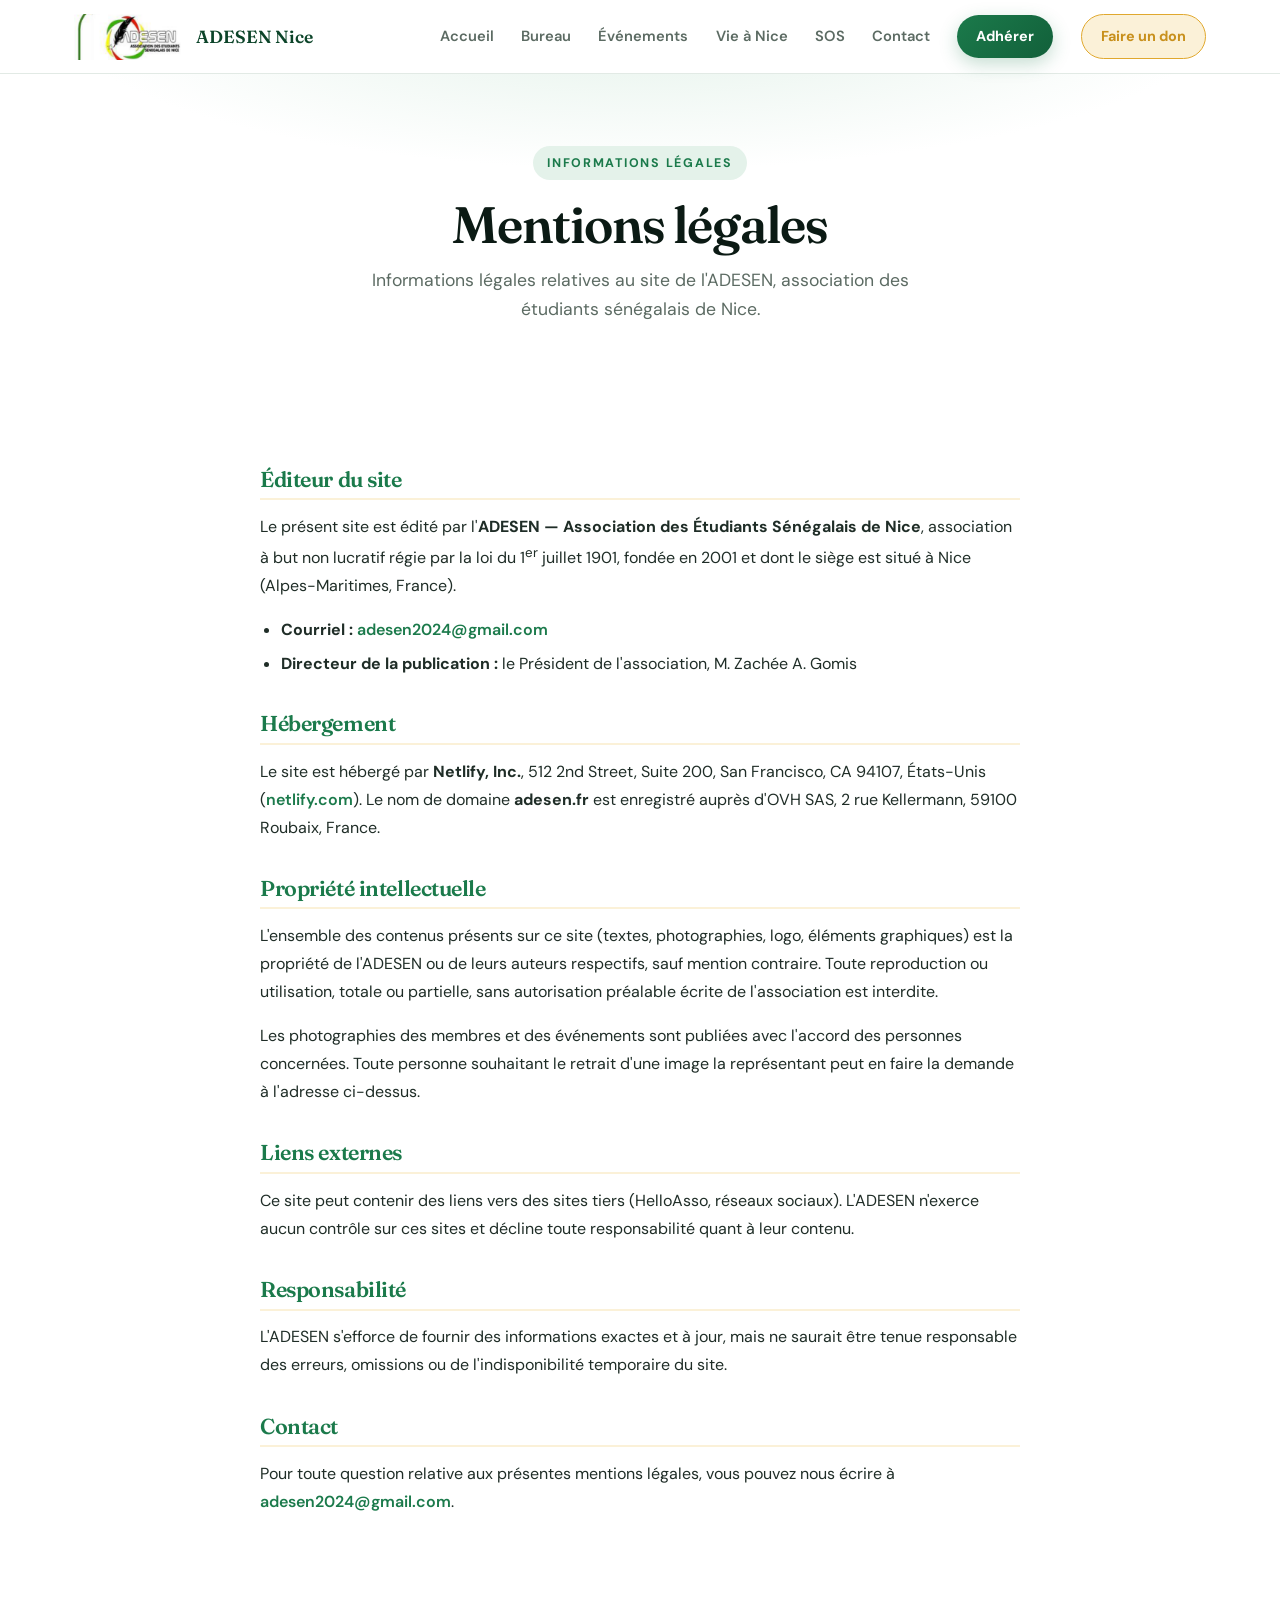
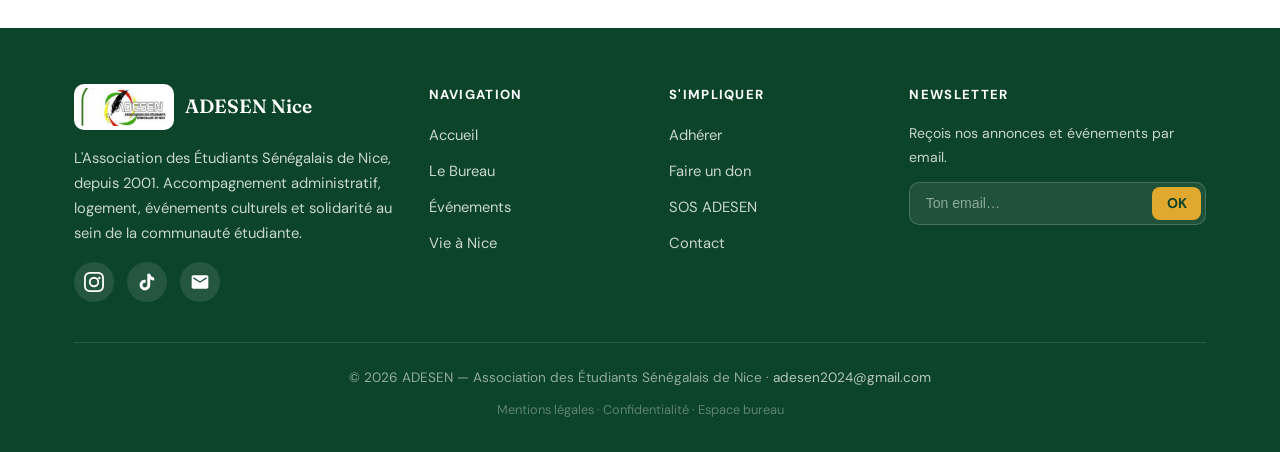
<file: mentions.html>
<!DOCTYPE html>
<html lang="fr">
<head>
<!-- Google tag (gtag.js) -->
<script async src="https://www.googletagmanager.com/gtag/js?id=G-H3WFKQHN48"></script>
<script>
  window.dataLayer = window.dataLayer || [];
  function gtag(){dataLayer.push(arguments);}
  gtag('js', new Date());

  gtag('config', 'G-H3WFKQHN48');
</script>
<meta charset="UTF-8">
<meta name="viewport" content="width=device-width, initial-scale=1.0, maximum-scale=5.0">
<meta name="theme-color" content="#1B7A4B">
<title>Mentions légales — ADESEN Nice</title>
<meta name="description" content="Mentions légales du site de l'ADESEN, association des étudiants sénégalais de Nice : éditeur, hébergement et propriété intellectuelle.">
<meta name="author" content="ADESEN - Association des Étudiants Sénégalais de Nice">
<meta name="robots" content="index, follow, max-image-preview:large">
<meta name="geo.region" content="FR-06">
<meta name="geo.placename" content="Nice">
<link rel="canonical" href="https://adesen.fr/mentions.html">
<meta property="og:type" content="website">
<meta property="og:site_name" content="ADESEN Nice">
<meta property="og:title" content="Contact — ADESEN Nice">
<meta property="og:description" content="Contacte l'ADESEN, l'association des étudiants sénégalais de Nice. Une question, une demande d'attestation ou d'accompagnement ? Écris-nous.">
<meta property="og:url" content="https://adesen.fr/contact.html">
<meta property="og:image" content="https://yzhsnzvxpqthxebpvlsi.supabase.co/storage/v1/object/public/photos-adesen/og-image.jpg">
<meta property="og:locale" content="fr_FR">
<link rel="icon" type="image/jpeg" href="https://yzhsnzvxpqthxebpvlsi.supabase.co/storage/v1/object/public/photos-adesen/og-image.jpg">
<link rel="preconnect" href="https://fonts.googleapis.com">
<link rel="preconnect" href="https://fonts.gstatic.com" crossorigin>
<link href="https://fonts.googleapis.com/css2?family=Fraunces:opsz,wght@9..144,400;9..144,500;9..144,600;9..144,700&family=DM+Sans:wght@400;500;600;700&display=swap" rel="stylesheet">
<link rel="stylesheet" href="styles.css">
</head>
<body>
<nav class="nav">
  <div class="nav-inner">
    <a href="index.html" class="logo">
      <img src="[data-uri]" alt="ADESEN" class="logo-img">
      <span class="logo-text">ADESEN Nice</span>
    </a>
    <button class="nav-toggle" onclick="toggleNav()" aria-label="Menu"><span></span><span></span><span></span></button>
    <div class="nav-links" id="navLinks">
      <a href="index.html" class="navlink">Accueil</a>
      <a href="bureau.html" class="navlink">Bureau</a>
      <a href="evenements.html" class="navlink">Événements</a>
      <a href="vie-nice.html" class="navlink">Vie à Nice</a>
      <a href="sos.html" class="navlink">SOS</a>
      <a href="contact.html" class="navlink">Contact</a>
      <a href="adherer.html" class="btn-nav btn-nav-adherer">Adhérer</a>
      <a href="don.html" class="btn-nav btn-nav-don">Faire un don</a>
    </div>
  </div>
</nav>
<section class="page-hero">
  <div class="container">
    <span class="eyebrow reveal">Informations légales</span>
    <h1 class="reveal d1">Mentions légales</h1>
    <p class="reveal d2">Informations légales relatives au site de l'ADESEN, association des étudiants sénégalais de Nice.</p>
  </div>
</section>

<section class="section">
  <div class="container">
    <div class="legal-content reveal">

<h2>Éditeur du site</h2>
<p>Le présent site est édité par l'<strong>ADESEN — Association des Étudiants Sénégalais de Nice</strong>, association à but non lucratif régie par la loi du 1<sup>er</sup> juillet 1901, fondée en 2001 et dont le siège est situé à Nice (Alpes-Maritimes, France).</p>
<ul class="legal-list">
  <li><strong>Courriel :</strong> <a href="mailto:adesen2024@gmail.com">adesen2024@gmail.com</a></li>
  <li><strong>Directeur de la publication :</strong> le Président de l'association, M. Zachée A. Gomis</li>
</ul>

<h2>Hébergement</h2>
<p>Le site est hébergé par <strong>Netlify, Inc.</strong>, 512 2nd Street, Suite 200, San Francisco, CA 94107, États-Unis (<a href="https://www.netlify.com" target="_blank" rel="noopener">netlify.com</a>). Le nom de domaine <strong>adesen.fr</strong> est enregistré auprès d'OVH SAS, 2 rue Kellermann, 59100 Roubaix, France.</p>

<h2>Propriété intellectuelle</h2>
<p>L'ensemble des contenus présents sur ce site (textes, photographies, logo, éléments graphiques) est la propriété de l'ADESEN ou de leurs auteurs respectifs, sauf mention contraire. Toute reproduction ou utilisation, totale ou partielle, sans autorisation préalable écrite de l'association est interdite.</p>
<p>Les photographies des membres et des événements sont publiées avec l'accord des personnes concernées. Toute personne souhaitant le retrait d'une image la représentant peut en faire la demande à l'adresse ci-dessus.</p>

<h2>Liens externes</h2>
<p>Ce site peut contenir des liens vers des sites tiers (HelloAsso, réseaux sociaux). L'ADESEN n'exerce aucun contrôle sur ces sites et décline toute responsabilité quant à leur contenu.</p>

<h2>Responsabilité</h2>
<p>L'ADESEN s'efforce de fournir des informations exactes et à jour, mais ne saurait être tenue responsable des erreurs, omissions ou de l'indisponibilité temporaire du site.</p>

<h2>Contact</h2>
<p>Pour toute question relative aux présentes mentions légales, vous pouvez nous écrire à <a href="mailto:adesen2024@gmail.com">adesen2024@gmail.com</a>.</p>

    </div>
  </div>
</section>

<footer class="footer">
  <div class="container">
    <div class="footer-grid">
      <div>
        <div class="footer-brand">
          <img src="[data-uri]" alt="ADESEN">
          <span>ADESEN Nice</span>
        </div>
        <p class="desc">L'Association des Étudiants Sénégalais de Nice, depuis 2001. Accompagnement administratif, logement, événements culturels et solidarité au sein de la communauté étudiante.</p>
        <div class="footer-socials">
          <a href="https://www.instagram.com/adesen_nice" target="_blank" aria-label="Instagram" style="color:#fff;"><svg viewBox="0 0 24 24" fill="currentColor"><path d="M12 2.16c3.2 0 3.58.01 4.85.07 1.17.05 1.8.25 2.23.41.56.22.96.48 1.38.9.42.42.68.82.9 1.38.16.42.36 1.05.41 2.23.06 1.27.07 1.65.07 4.85s-.01 3.58-.07 4.85c-.05 1.17-.25 1.8-.41 2.23-.22.56-.48.96-.9 1.38-.42.42-.82.68-1.38.9-.42.16-1.05.36-2.23.41-1.27.06-1.65.07-4.85.07s-3.58-.01-4.85-.07c-1.17-.05-1.8-.25-2.23-.41-.56-.22-.96-.48-1.38-.9-.42-.42-.68-.82-.9-1.38-.16-.42-.36-1.05-.41-2.23C2.17 15.58 2.16 15.2 2.16 12s.01-3.58.07-4.85c.05-1.17.25-1.8.41-2.23.22-.56.48-.96.9-1.38.42-.42.82-.68 1.38-.9.42-.16 1.05-.36 2.23-.41C8.42 2.17 8.8 2.16 12 2.16M12 0C8.74 0 8.33.01 7.05.07 5.78.13 4.9.33 4.14.63c-.79.31-1.46.72-2.13 1.38C1.35 2.68.94 3.35.63 4.14.33 4.9.13 5.78.07 7.05.01 8.33 0 8.74 0 12s.01 3.67.07 4.95c.06 1.27.26 2.15.56 2.91.31.79.72 1.46 1.38 2.13.67.66 1.34 1.07 2.13 1.38.76.3 1.64.5 2.91.56C8.33 23.99 8.74 24 12 24s3.67-.01 4.95-.07c1.27-.06 2.15-.26 2.91-.56.79-.31 1.46-.72 2.13-1.38.66-.67 1.07-1.34 1.38-2.13.3-.76.5-1.64.56-2.91.06-1.28.07-1.69.07-4.95s-.01-3.67-.07-4.95c-.06-1.27-.26-2.15-.56-2.91-.31-.79-.72-1.46-1.38-2.13C21.32 1.35 20.65.94 19.86.63 19.1.33 18.22.13 16.95.07 15.67.01 15.26 0 12 0zm0 5.84A6.16 6.16 0 1 0 18.16 12 6.16 6.16 0 0 0 12 5.84zM12 16a4 4 0 1 1 4-4 4 4 0 0 1-4 4zm6.41-10.16a1.44 1.44 0 1 0 1.44 1.44 1.44 1.44 0 0 0-1.44-1.44z"/></svg></a>
          <a href="https://www.tiktok.com/@adesen.nice.officiel" target="_blank" aria-label="TikTok" style="color:#fff;"><svg viewBox="0 0 24 24" fill="currentColor"><path d="M19.59 6.69a4.83 4.83 0 0 1-3.77-4.25V2h-3.45v13.67a2.89 2.89 0 0 1-5.2 1.74 2.89 2.89 0 0 1 2.31-4.64 2.93 2.93 0 0 1 .88.13V9.4a6.84 6.84 0 0 0-1-.05A6.33 6.33 0 0 0 5 20.1a6.34 6.34 0 0 0 10.86-4.43v-7a8.16 8.16 0 0 0 4.77 1.52v-3.4a4.85 4.85 0 0 1-1-.1z"/></svg></a>
          <a href="mailto:adesen2024@gmail.com" aria-label="Email" style="color:#fff;"><svg viewBox="0 0 24 24" fill="currentColor"><path d="M20 4H4c-1.1 0-2 .9-2 2v12c0 1.1.9 2 2 2h16c1.1 0 2-.9 2-2V6c0-1.1-.9-2-2-2zm0 4-8 5-8-5V6l8 5 8-5v2z"/></svg></a>
        </div>
      </div>
      <div>
        <h4>Navigation</h4>
        <ul>
          <li><a href="index.html">Accueil</a></li>
          <li><a href="bureau.html">Le Bureau</a></li>
          <li><a href="evenements.html">Événements</a></li>
          <li><a href="vie-nice.html">Vie à Nice</a></li>
        </ul>
      </div>
      <div>
        <h4>S'impliquer</h4>
        <ul>
          <li><a href="adherer.html">Adhérer</a></li>
          <li><a href="don.html">Faire un don</a></li>
          <li><a href="sos.html">SOS ADESEN</a></li>
          <li><a href="contact.html">Contact</a></li>
        </ul>
      </div>
      <div>
        <h4>Newsletter</h4>
        <p class="desc" style="font-size:0.88rem; margin-bottom:0.8rem;">Reçois nos annonces et événements par email.</p>
        <form class="newsletter-form">
          <div class="newsletter-input-wrap">
            <input type="email" name="email" placeholder="Ton email…" required>
            <button type="submit">OK</button>
          </div>
          <div class="newsletter-status"></div>
        </form>
      </div>
    </div>
    <div class="footer-bottom">
      <p>© <span id="year">2026</span> ADESEN — Association des Étudiants Sénégalais de Nice · <a href="mailto:adesen2024@gmail.com">adesen2024@gmail.com</a></p>
      <p class="footer-legal"><a href="mentions.html">Mentions légales</a> · <a href="confidentialite.html">Confidentialité</a> · <a href="admin.html">Espace bureau</a></p>
    </div>
  </div>
</footer>
<script src="app.js"></script>
</body>
</html>
</file>
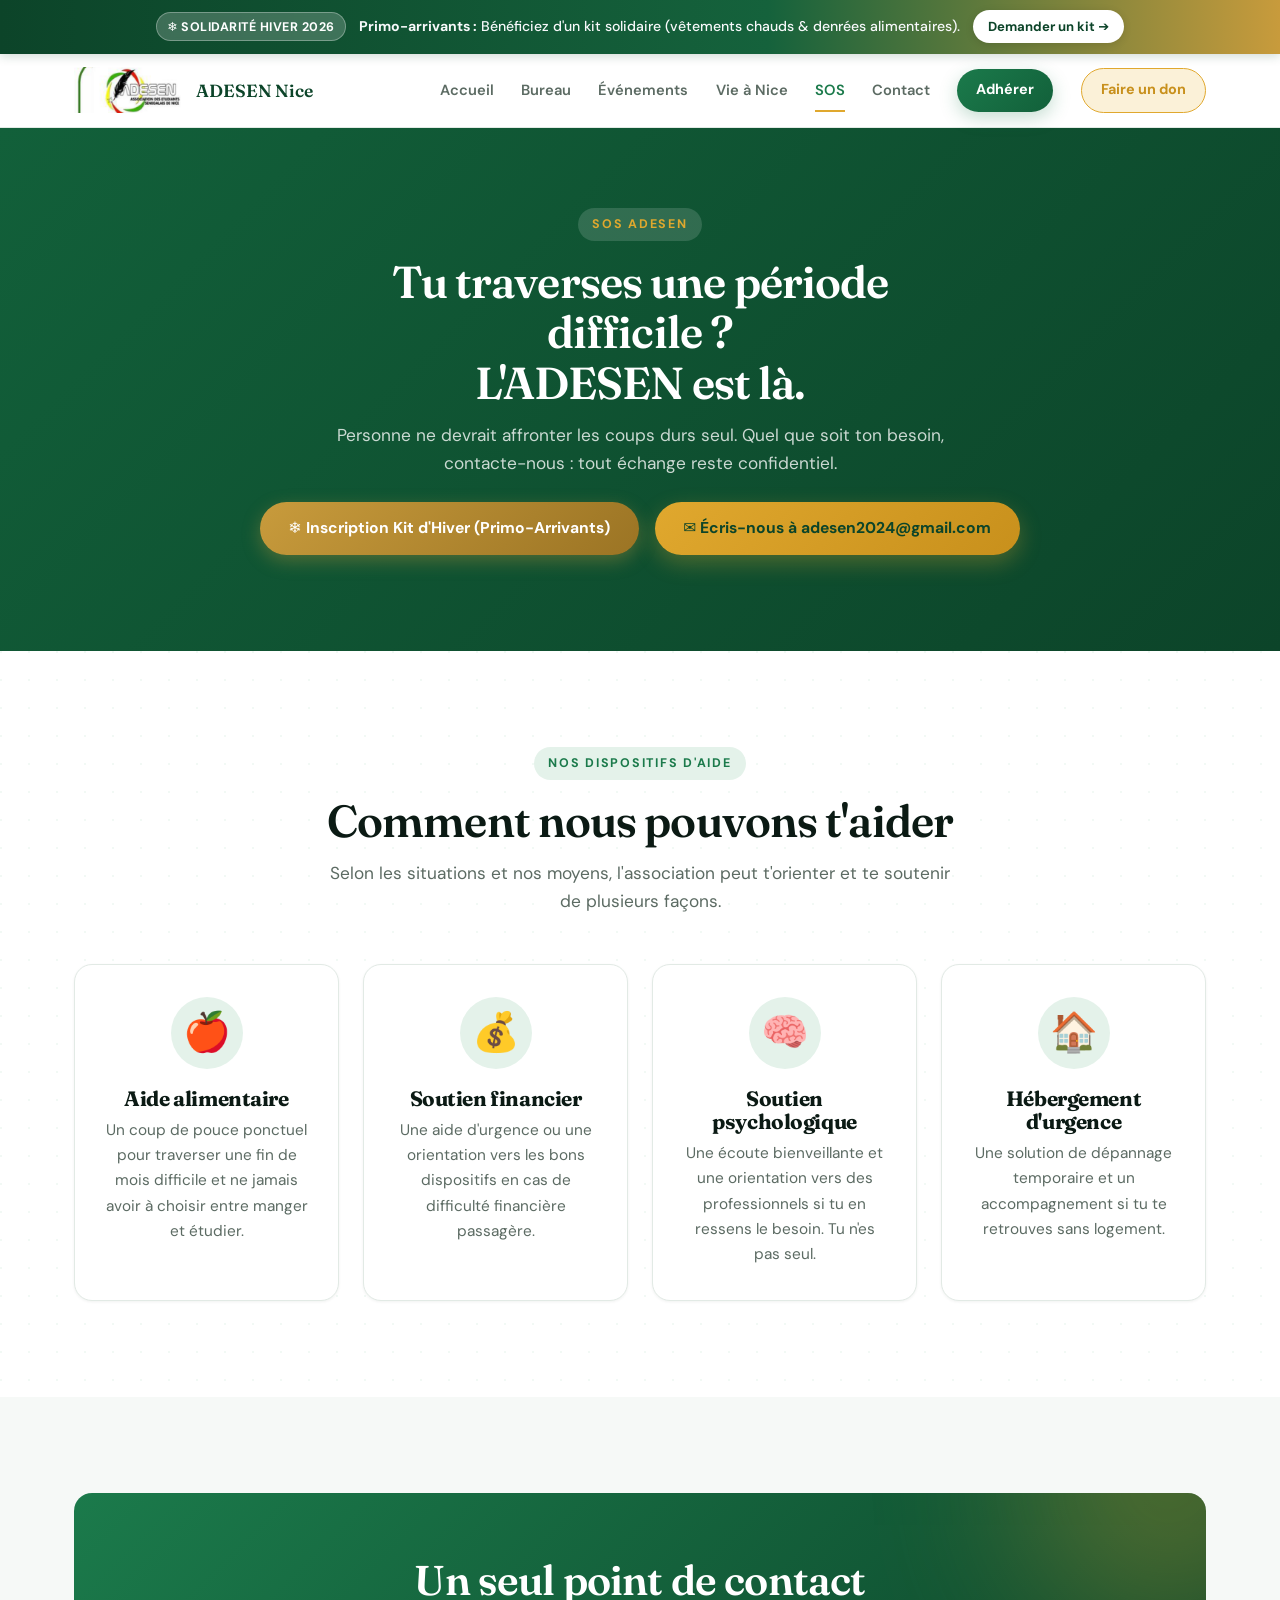
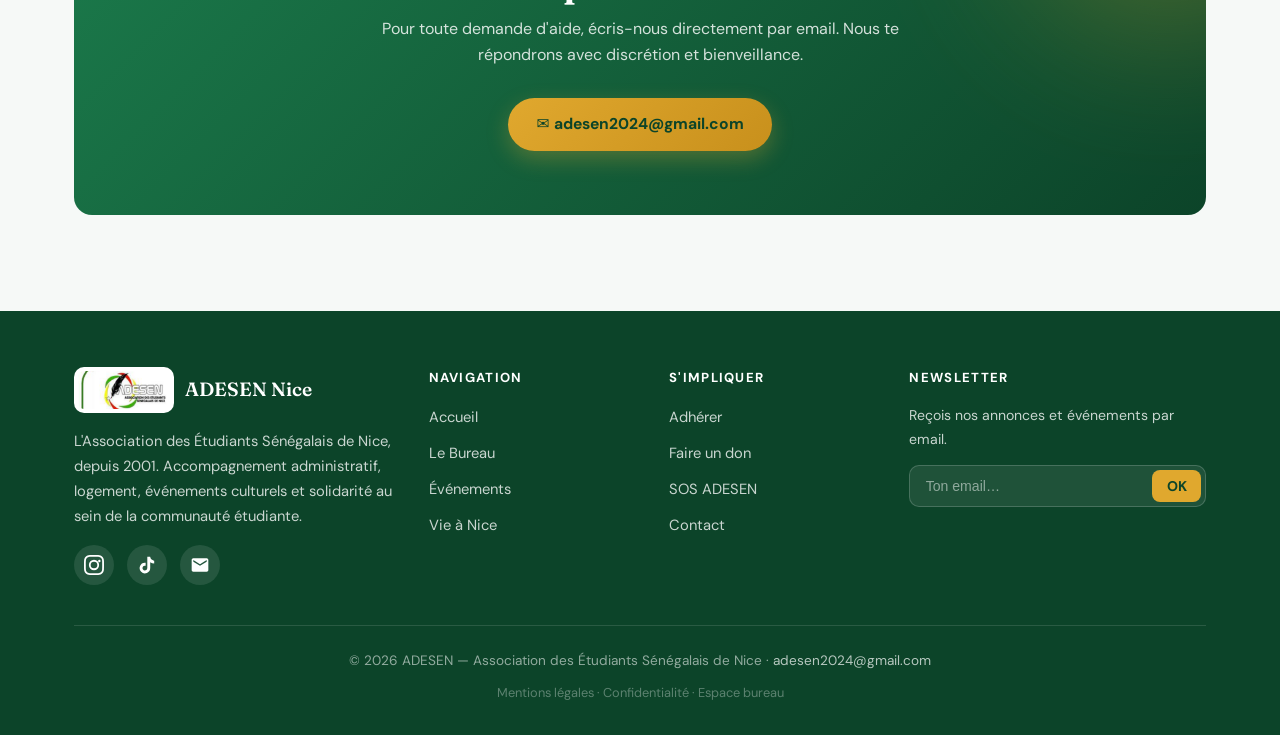
<file: sos.html>
<!DOCTYPE html>
<html lang="fr">
<head>
<!-- Google tag (gtag.js) -->
<script async src="https://www.googletagmanager.com/gtag/js?id=G-H3WFKQHN48"></script>
<script>
  window.dataLayer = window.dataLayer || [];
  function gtag(){dataLayer.push(arguments);}
  gtag('js', new Date());

  gtag('config', 'G-H3WFKQHN48');
</script>
<meta charset="UTF-8">
<meta name="viewport" content="width=device-width, initial-scale=1.0, maximum-scale=5.0">
<meta name="theme-color" content="#1B7A4B">
<title>SOS ADESEN — Aide & Solidarité</title>
<meta name="description" content="Tu traverses une période difficile ? L'ADESEN propose aide alimentaire, soutien financier, soutien psychologique et hébergement d'urgence. Contact confidentiel par email.">
<meta name="author" content="ADESEN - Association des Étudiants Sénégalais de Nice">
<meta name="robots" content="index, follow, max-image-preview:large">
<meta name="geo.region" content="FR-06">
<meta name="geo.placename" content="Nice">
<link rel="canonical" href="https://adesen.fr/sos.html">
<meta property="og:type" content="website">
<meta property="og:site_name" content="ADESEN Nice">
<meta property="og:title" content="SOS ADESEN — Aide & Solidarité">
<meta property="og:description" content="Tu traverses une période difficile ? L'ADESEN propose aide alimentaire, soutien financier, soutien psychologique et hébergement d'urgence. Contact confidentiel par email.">
<meta property="og:url" content="https://adesen.fr/sos.html">
<meta property="og:image" content="https://yzhsnzvxpqthxebpvlsi.supabase.co/storage/v1/object/public/photos-adesen/og-image.jpg">
<meta property="og:locale" content="fr_FR">
<link rel="icon" type="image/jpeg" href="https://yzhsnzvxpqthxebpvlsi.supabase.co/storage/v1/object/public/photos-adesen/og-image.jpg">
<link rel="preconnect" href="https://fonts.googleapis.com">
<link rel="preconnect" href="https://fonts.gstatic.com" crossorigin>
<link href="https://fonts.googleapis.com/css2?family=Fraunces:opsz,wght@9..144,400;9..144,500;9..144,600;9..144,700&family=DM+Sans:wght@400;500;600;700&display=swap" rel="stylesheet">
<link rel="stylesheet" href="styles.css">
</head>
<body>
<!-- BANDEAU SOLIDARITÉ KIT D'HIVER -->
<div class="top-banner">
  <div class="top-banner-inner">
    <span class="top-banner-badge">❄️ Solidarité Hiver 2026</span>
    <span class="top-banner-text"><strong>Primo-arrivants :</strong> Bénéficiez d'un kit solidaire (vêtements chauds & denrées alimentaires).</span>
    <a href="https://docs.google.com/forms/d/e/1FAIpQLSd-8p0DElxylHPGlGHwQiiw7cbrP5Ee39QgS9mk2FDvUOPosw/viewform" target="_blank" rel="noopener noreferrer" class="top-banner-btn">
      Demander un kit ➔
    </a>
  </div>
</div>

<nav class="nav">
  <div class="nav-inner">
    <a href="index.html" class="logo">
      <img src="[data-uri]" alt="ADESEN" class="logo-img">
      <span class="logo-text">ADESEN Nice</span>
    </a>
    <button class="nav-toggle" onclick="toggleNav()" aria-label="Menu"><span></span><span></span><span></span></button>
    <div class="nav-links" id="navLinks">
      <a href="index.html" class="navlink">Accueil</a>
      <a href="bureau.html" class="navlink">Bureau</a>
      <a href="evenements.html" class="navlink">Événements</a>
      <a href="vie-nice.html" class="navlink">Vie à Nice</a>
      <a href="sos.html" class="navlink">SOS</a>
      <a href="contact.html" class="navlink">Contact</a>
      <a href="adherer.html" class="btn-nav btn-nav-adherer">Adhérer</a>
      <a href="don.html" class="btn-nav btn-nav-don">Faire un don</a>
    </div>
  </div>
</nav>
<section class="section section-green" style="padding-top:clamp(3rem,7vw,5rem);">
  <div class="container">
    <div class="section-head reveal" style="margin-bottom:1.5rem;">
      <span class="eyebrow">SOS ADESEN</span>
      <h2>Tu traverses une période difficile ?<br>L'ADESEN est là.</h2>
      <p>Personne ne devrait affronter les coups durs seul. Quel que soit ton besoin, contacte-nous : tout échange reste confidentiel.</p>
    </div>
    <div class="hero-actions reveal d2" style="display:flex; justify-content:center; gap:1rem; flex-wrap:wrap;">
      <a href="https://docs.google.com/forms/d/e/1FAIpQLSd-8p0DElxylHPGlGHwQiiw7cbrP5Ee39QgS9mk2FDvUOPosw/viewform" target="_blank" rel="noopener noreferrer" class="btn btn-kit-hiver">❄️ Inscription Kit d'Hiver (Primo-Arrivants)</a>
      <a href="mailto:adesen2024@gmail.com" class="btn btn-gold">✉️ Écris-nous à adesen2024@gmail.com</a>
    </div>
  </div>
</section>

<section class="section bg-pattern">
  <div class="container">
    <div class="section-head reveal">
      <span class="eyebrow">Nos dispositifs d'aide</span>
      <h2>Comment nous pouvons t'aider</h2>
      <p>Selon les situations et nos moyens, l'association peut t'orienter et te soutenir de plusieurs façons.</p>
    </div>
    <div class="sos-grid">
      <div class="sos-card reveal d1">
        <div class="sos-icon">🍎</div>
        <h3>Aide alimentaire</h3>
        <p>Un coup de pouce ponctuel pour traverser une fin de mois difficile et ne jamais avoir à choisir entre manger et étudier.</p>
      </div>
      <div class="sos-card reveal d2">
        <div class="sos-icon">💰</div>
        <h3>Soutien financier</h3>
        <p>Une aide d'urgence ou une orientation vers les bons dispositifs en cas de difficulté financière passagère.</p>
      </div>
      <div class="sos-card reveal d3">
        <div class="sos-icon">🧠</div>
        <h3>Soutien psychologique</h3>
        <p>Une écoute bienveillante et une orientation vers des professionnels si tu en ressens le besoin. Tu n'es pas seul.</p>
      </div>
      <div class="sos-card reveal d4">
        <div class="sos-icon">🏠</div>
        <h3>Hébergement d'urgence</h3>
        <p>Une solution de dépannage temporaire et un accompagnement si tu te retrouves sans logement.</p>
      </div>
    </div>
  </div>
</section>

<section class="section section-soft">
  <div class="container">
    <div class="cta-banner reveal">
      <h2>Un seul point de contact</h2>
      <p>Pour toute demande d'aide, écris-nous directement par email. Nous te répondrons avec discrétion et bienveillance.</p>
      <div class="hero-actions">
        <a href="mailto:adesen2024@gmail.com" class="btn btn-gold">✉️ adesen2024@gmail.com</a>
      </div>
    </div>
  </div>
</section>

<footer class="footer">
  <div class="container">
    <div class="footer-grid">
      <div>
        <div class="footer-brand">
          <img src="[data-uri]" alt="ADESEN">
          <span>ADESEN Nice</span>
        </div>
        <p class="desc">L'Association des Étudiants Sénégalais de Nice, depuis 2001. Accompagnement administratif, logement, événements culturels et solidarité au sein de la communauté étudiante.</p>
        <div class="footer-socials">
          <a href="https://www.instagram.com/adesen_nice" target="_blank" aria-label="Instagram" style="color:#fff;"><svg viewBox="0 0 24 24" fill="currentColor"><path d="M12 2.16c3.2 0 3.58.01 4.85.07 1.17.05 1.8.25 2.23.41.56.22.96.48 1.38.9.42.42.68.82.9 1.38.16.42.36 1.05.41 2.23.06 1.27.07 1.65.07 4.85s-.01 3.58-.07 4.85c-.05 1.17-.25 1.8-.41 2.23-.22.56-.48.96-.9 1.38-.42.42-.82.68-1.38.9-.42.16-1.05.36-2.23.41-1.27.06-1.65.07-4.85.07s-3.58-.01-4.85-.07c-1.17-.05-1.8-.25-2.23-.41-.56-.22-.96-.48-1.38-.9-.42-.42-.68-.82-.9-1.38-.16-.42-.36-1.05-.41-2.23C2.17 15.58 2.16 15.2 2.16 12s.01-3.58.07-4.85c.05-1.17.25-1.8.41-2.23.22-.56.48-.96.9-1.38.42-.42.82-.68 1.38-.9.42-.16 1.05-.36 2.23-.41C8.42 2.17 8.8 2.16 12 2.16M12 0C8.74 0 8.33.01 7.05.07 5.78.13 4.9.33 4.14.63c-.79.31-1.46.72-2.13 1.38C1.35 2.68.94 3.35.63 4.14.33 4.9.13 5.78.07 7.05.01 8.33 0 8.74 0 12s.01 3.67.07 4.95c.06 1.27.26 2.15.56 2.91.31.79.72 1.46 1.38 2.13.67.66 1.34 1.07 2.13 1.38.76.3 1.64.5 2.91.56C8.33 23.99 8.74 24 12 24s3.67-.01 4.95-.07c1.27-.06 2.15-.26 2.91-.56.79-.31 1.46-.72 2.13-1.38.66-.67 1.07-1.34 1.38-2.13.3-.76.5-1.64.56-2.91.06-1.28.07-1.69.07-4.95s-.01-3.67-.07-4.95c-.06-1.27-.26-2.15-.56-2.91-.31-.79-.72-1.46-1.38-2.13C21.32 1.35 20.65.94 19.86.63 19.1.33 18.22.13 16.95.07 15.67.01 15.26 0 12 0zm0 5.84A6.16 6.16 0 1 0 18.16 12 6.16 6.16 0 0 0 12 5.84zM12 16a4 4 0 1 1 4-4 4 4 0 0 1-4 4zm6.41-10.16a1.44 1.44 0 1 0 1.44 1.44 1.44 1.44 0 0 0-1.44-1.44z"/></svg></a>
          <a href="https://www.tiktok.com/@adesen.nice.officiel" target="_blank" aria-label="TikTok" style="color:#fff;"><svg viewBox="0 0 24 24" fill="currentColor"><path d="M19.59 6.69a4.83 4.83 0 0 1-3.77-4.25V2h-3.45v13.67a2.89 2.89 0 0 1-5.2 1.74 2.89 2.89 0 0 1 2.31-4.64 2.93 2.93 0 0 1 .88.13V9.4a6.84 6.84 0 0 0-1-.05A6.33 6.33 0 0 0 5 20.1a6.34 6.34 0 0 0 10.86-4.43v-7a8.16 8.16 0 0 0 4.77 1.52v-3.4a4.85 4.85 0 0 1-1-.1z"/></svg></a>
          <a href="mailto:adesen2024@gmail.com" aria-label="Email" style="color:#fff;"><svg viewBox="0 0 24 24" fill="currentColor"><path d="M20 4H4c-1.1 0-2 .9-2 2v12c0 1.1.9 2 2 2h16c1.1 0 2-.9 2-2V6c0-1.1-.9-2-2-2zm0 4-8 5-8-5V6l8 5 8-5v2z"/></svg></a>
        </div>
      </div>
      <div>
        <h4>Navigation</h4>
        <ul>
          <li><a href="index.html">Accueil</a></li>
          <li><a href="bureau.html">Le Bureau</a></li>
          <li><a href="evenements.html">Événements</a></li>
          <li><a href="vie-nice.html">Vie à Nice</a></li>
        </ul>
      </div>
      <div>
        <h4>S'impliquer</h4>
        <ul>
          <li><a href="adherer.html">Adhérer</a></li>
          <li><a href="don.html">Faire un don</a></li>
          <li><a href="sos.html">SOS ADESEN</a></li>
          <li><a href="contact.html">Contact</a></li>
        </ul>
      </div>
      <div>
        <h4>Newsletter</h4>
        <p class="desc" style="font-size:0.88rem; margin-bottom:0.8rem;">Reçois nos annonces et événements par email.</p>
        <form class="newsletter-form">
          <div class="newsletter-input-wrap">
            <input type="email" name="email" placeholder="Ton email…" required>
            <button type="submit">OK</button>
          </div>
          <div class="newsletter-status"></div>
        </form>
      </div>
    </div>
    <div class="footer-bottom">
      <p>© <span id="year">2026</span> ADESEN — Association des Étudiants Sénégalais de Nice · <a href="mailto:adesen2024@gmail.com">adesen2024@gmail.com</a></p>
      <p class="footer-legal"><a href="mentions.html">Mentions légales</a> · <a href="confidentialite.html">Confidentialité</a> · <a href="admin.html">Espace bureau</a></p>
    </div>
  </div>
</footer>
<script src="app.js"></script>
</body>
</html>
</file>
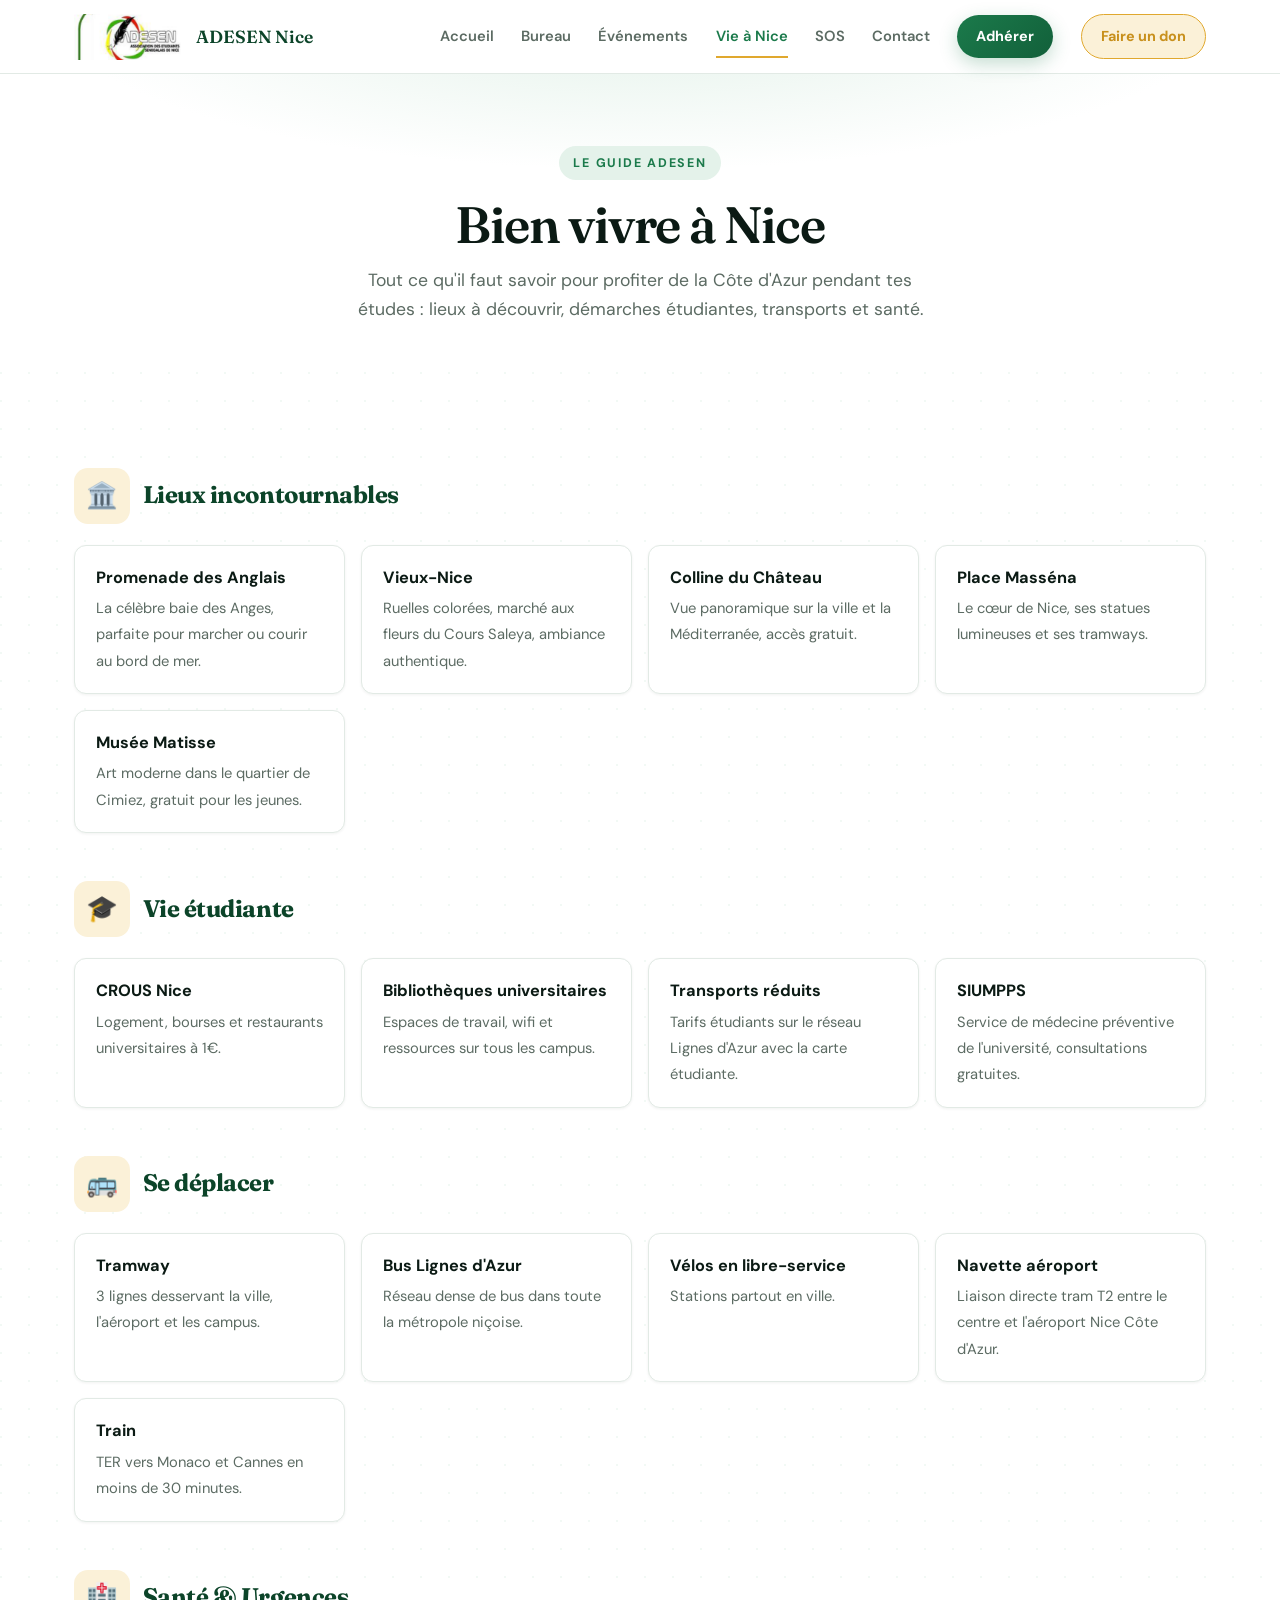
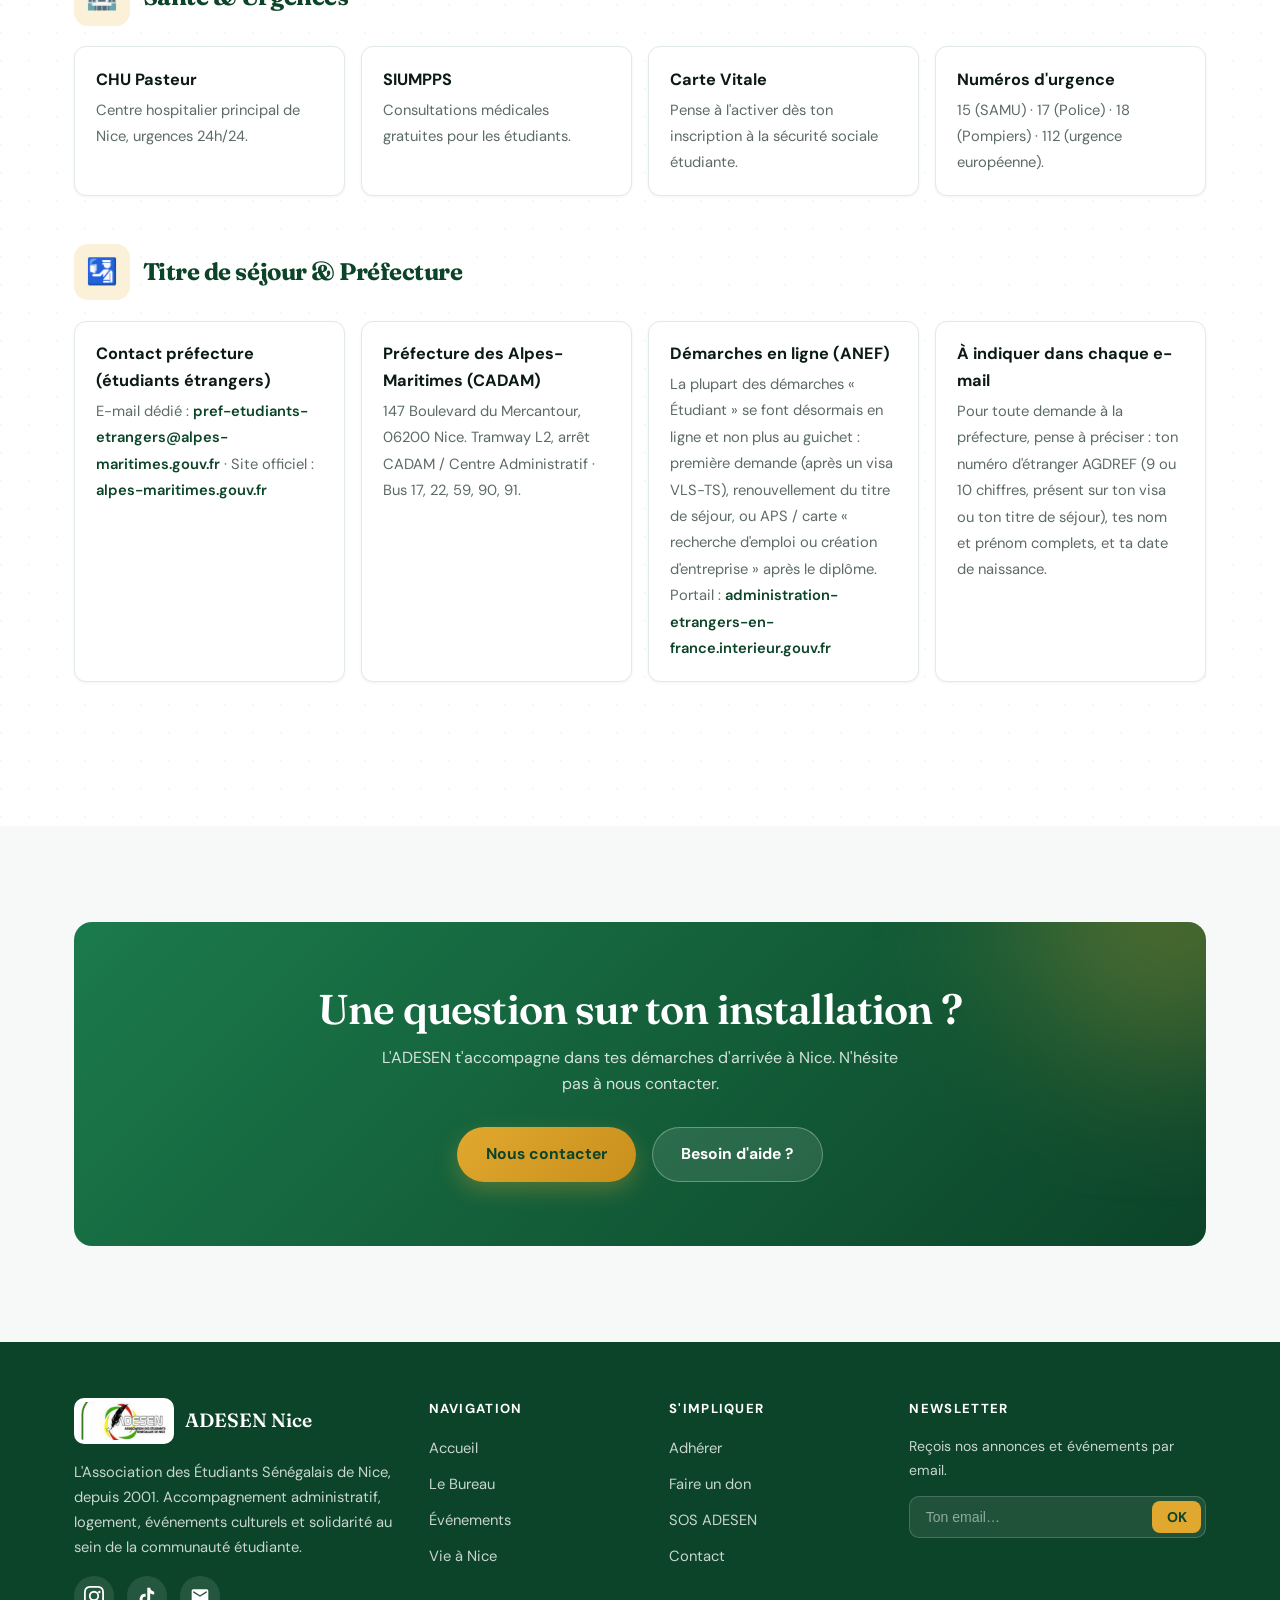
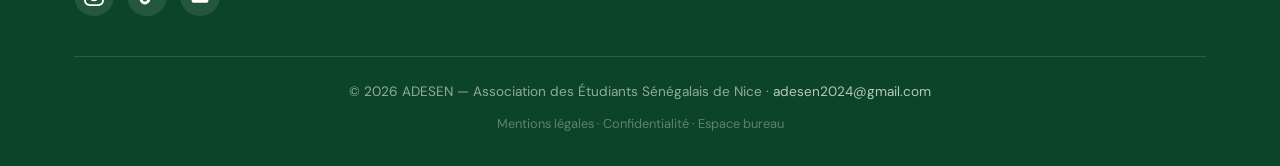
<file: vie-nice.html>
<!DOCTYPE html>
<html lang="fr">
<head>
<!-- Google tag (gtag.js) -->
<script async src="https://www.googletagmanager.com/gtag/js?id=G-H3WFKQHN48"></script>
<script>
  window.dataLayer = window.dataLayer || [];
  function gtag(){dataLayer.push(arguments);}
  gtag('js', new Date());

  gtag('config', 'G-H3WFKQHN48');
</script>
<meta charset="UTF-8">
<meta name="viewport" content="width=device-width, initial-scale=1.0, maximum-scale=5.0">
<meta name="theme-color" content="#1B7A4B">
<title>Vie à Nice — ADESEN</title>
<meta name="description" content="Bien vivre à Nice quand on est étudiant : lieux incontournables, vie étudiante, transports et santé. Le guide de l'ADESEN.">
<meta name="author" content="ADESEN - Association des Étudiants Sénégalais de Nice">
<meta name="robots" content="index, follow, max-image-preview:large">
<meta name="geo.region" content="FR-06">
<meta name="geo.placename" content="Nice">
<link rel="canonical" href="https://adesen.fr/vie-nice.html">
<meta property="og:type" content="website">
<meta property="og:site_name" content="ADESEN Nice">
<meta property="og:title" content="Vie à Nice — ADESEN">
<meta property="og:description" content="Bien vivre à Nice quand on est étudiant : lieux incontournables, vie étudiante, transports et santé. Le guide de l'ADESEN.">
<meta property="og:url" content="https://adesen.fr/vie-nice.html">
<meta property="og:image" content="https://yzhsnzvxpqthxebpvlsi.supabase.co/storage/v1/object/public/photos-adesen/og-image.jpg">
<meta property="og:locale" content="fr_FR">
<link rel="icon" type="image/jpeg" href="https://yzhsnzvxpqthxebpvlsi.supabase.co/storage/v1/object/public/photos-adesen/og-image.jpg">
<link rel="preconnect" href="https://fonts.googleapis.com">
<link rel="preconnect" href="https://fonts.gstatic.com" crossorigin>
<link href="https://fonts.googleapis.com/css2?family=Fraunces:opsz,wght@9..144,400;9..144,500;9..144,600;9..144,700&family=DM+Sans:wght@400;500;600;700&display=swap" rel="stylesheet">
<link rel="stylesheet" href="styles.css">
</head>
<body>
<nav class="nav">
  <div class="nav-inner">
    <a href="index.html" class="logo">
      <img src="[data-uri]" alt="ADESEN" class="logo-img">
      <span class="logo-text">ADESEN Nice</span>
    </a>
    <button class="nav-toggle" onclick="toggleNav()" aria-label="Menu"><span></span><span></span><span></span></button>
    <div class="nav-links" id="navLinks">
      <a href="index.html" class="navlink">Accueil</a>
      <a href="bureau.html" class="navlink">Bureau</a>
      <a href="evenements.html" class="navlink">Événements</a>
      <a href="vie-nice.html" class="navlink">Vie à Nice</a>
      <a href="sos.html" class="navlink">SOS</a>
      <a href="contact.html" class="navlink">Contact</a>
      <a href="adherer.html" class="btn-nav btn-nav-adherer">Adhérer</a>
      <a href="don.html" class="btn-nav btn-nav-don">Faire un don</a>
    </div>
  </div>
</nav>
<section class="page-hero">
  <div class="container">
    <span class="eyebrow reveal">Le guide ADESEN</span>
    <h1 class="reveal d1">Bien vivre à Nice</h1>
    <p class="reveal d2">Tout ce qu'il faut savoir pour profiter de la Côte d'Azur pendant tes études : lieux à découvrir, démarches étudiantes, transports et santé.</p>
  </div>
</section>

<section class="section bg-pattern">
  <div class="container">

    <div class="rubrique reveal d1">
      <div class="rubrique-head">
        <div class="rubrique-emoji">🏛️</div>
        <h3>Lieux incontournables</h3>
      </div>
      <div class="rubrique-list">
        <div class="rubrique-item"><strong>Promenade des Anglais</strong><span>La célèbre baie des Anges, parfaite pour marcher ou courir au bord de mer.</span></div>
        <div class="rubrique-item"><strong>Vieux-Nice</strong><span>Ruelles colorées, marché aux fleurs du Cours Saleya, ambiance authentique.</span></div>
        <div class="rubrique-item"><strong>Colline du Château</strong><span>Vue panoramique sur la ville et la Méditerranée, accès gratuit.</span></div>
        <div class="rubrique-item"><strong>Place Masséna</strong><span>Le cœur de Nice, ses statues lumineuses et ses tramways.</span></div>
        <div class="rubrique-item"><strong>Musée Matisse</strong><span>Art moderne dans le quartier de Cimiez, gratuit pour les jeunes.</span></div>
      </div>
    </div>
    <div class="rubrique reveal d2">
      <div class="rubrique-head">
        <div class="rubrique-emoji">🎓</div>
        <h3>Vie étudiante</h3>
      </div>
      <div class="rubrique-list">
        <div class="rubrique-item"><strong>CROUS Nice</strong><span>Logement, bourses et restaurants universitaires à 1€.</span></div>
        <div class="rubrique-item"><strong>Bibliothèques universitaires</strong><span>Espaces de travail, wifi et ressources sur tous les campus.</span></div>
        <div class="rubrique-item"><strong>Transports réduits</strong><span>Tarifs étudiants sur le réseau Lignes d'Azur avec la carte étudiante.</span></div>
        <div class="rubrique-item"><strong>SIUMPPS</strong><span>Service de médecine préventive de l'université, consultations gratuites.</span></div>
      </div>
    </div>
    <div class="rubrique reveal d3">
      <div class="rubrique-head">
        <div class="rubrique-emoji">🚌</div>
        <h3>Se déplacer</h3>
      </div>
      <div class="rubrique-list">
        <div class="rubrique-item"><strong>Tramway</strong><span>3 lignes desservant la ville, l'aéroport et les campus.</span></div>
        <div class="rubrique-item"><strong>Bus Lignes d'Azur</strong><span>Réseau dense de bus dans toute la métropole niçoise.</span></div>
        <div class="rubrique-item"><strong>Vélos en libre-service</strong><span>Stations partout en ville.</span></div>
        <div class="rubrique-item"><strong>Navette aéroport</strong><span>Liaison directe tram T2 entre le centre et l'aéroport Nice Côte d'Azur.</span></div>
        <div class="rubrique-item"><strong>Train</strong><span>TER vers Monaco et Cannes en moins de 30 minutes.</span></div>
      </div>
    </div>
    <div class="rubrique reveal d4">
      <div class="rubrique-head">
        <div class="rubrique-emoji">🏥</div>
        <h3>Santé & Urgences</h3>
      </div>
      <div class="rubrique-list">
        <div class="rubrique-item"><strong>CHU Pasteur</strong><span>Centre hospitalier principal de Nice, urgences 24h/24.</span></div>
        <div class="rubrique-item"><strong>SIUMPPS</strong><span>Consultations médicales gratuites pour les étudiants.</span></div>
        <div class="rubrique-item"><strong>Carte Vitale</strong><span>Pense à l'activer dès ton inscription à la sécurité sociale étudiante.</span></div>
        <div class="rubrique-item"><strong>Numéros d'urgence</strong><span>15 (SAMU) · 17 (Police) · 18 (Pompiers) · 112 (urgence européenne).</span></div>
      </div>
    </div>
    <div class="rubrique reveal d4">
      <div class="rubrique-head">
        <div class="rubrique-emoji">🛂</div>
        <h3>Titre de séjour &amp; Préfecture</h3>
      </div>
      <div class="rubrique-list">
        <div class="rubrique-item"><strong>Contact préfecture (étudiants étrangers)</strong><span>E-mail dédié : <a href="mailto:pref-etudiants-etrangers@alpes-maritimes.gouv.fr" style="color:var(--green-dark);font-weight:600;word-break:break-word;">pref-etudiants-etrangers@alpes-maritimes.gouv.fr</a> · Site officiel : <a href="https://www.alpes-maritimes.gouv.fr" target="_blank" rel="noopener" style="color:var(--green-dark);font-weight:600;">alpes-maritimes.gouv.fr</a></span></div>
        <div class="rubrique-item"><strong>Préfecture des Alpes-Maritimes (CADAM)</strong><span>147 Boulevard du Mercantour, 06200 Nice. Tramway L2, arrêt CADAM / Centre Administratif &middot; Bus 17, 22, 59, 90, 91.</span></div>
        <div class="rubrique-item"><strong>Démarches en ligne (ANEF)</strong><span>La plupart des démarches « Étudiant » se font désormais en ligne et non plus au guichet : première demande (après un visa VLS-TS), renouvellement du titre de séjour, ou APS / carte « recherche d'emploi ou création d'entreprise » après le diplôme. Portail : <a href="https://administration-etrangers-en-france.interieur.gouv.fr/" target="_blank" rel="noopener" style="color:var(--green-dark);font-weight:600;word-break:break-word;">administration-etrangers-en-france.interieur.gouv.fr</a></span></div>
        <div class="rubrique-item"><strong>À indiquer dans chaque e-mail</strong><span>Pour toute demande à la préfecture, pense à préciser : ton numéro d'étranger AGDREF (9 ou 10 chiffres, présent sur ton visa ou ton titre de séjour), tes nom et prénom complets, et ta date de naissance.</span></div>
      </div>
    </div>
  </div>
</section>

<section class="section section-soft">
  <div class="container">
    <div class="cta-banner reveal">
      <h2>Une question sur ton installation ?</h2>
      <p>L'ADESEN t'accompagne dans tes démarches d'arrivée à Nice. N'hésite pas à nous contacter.</p>
      <div class="hero-actions">
        <a href="contact.html" class="btn btn-gold">Nous contacter</a>
        <a href="sos.html" class="btn btn-outline" style="background:rgba(255,255,255,0.1); color:#fff; border-color:rgba(255,255,255,0.3);">Besoin d'aide ?</a>
      </div>
    </div>
  </div>
</section>

<footer class="footer">
  <div class="container">
    <div class="footer-grid">
      <div>
        <div class="footer-brand">
          <img src="[data-uri]" alt="ADESEN">
          <span>ADESEN Nice</span>
        </div>
        <p class="desc">L'Association des Étudiants Sénégalais de Nice, depuis 2001. Accompagnement administratif, logement, événements culturels et solidarité au sein de la communauté étudiante.</p>
        <div class="footer-socials">
          <a href="https://www.instagram.com/adesen_nice" target="_blank" aria-label="Instagram" style="color:#fff;"><svg viewBox="0 0 24 24" fill="currentColor"><path d="M12 2.16c3.2 0 3.58.01 4.85.07 1.17.05 1.8.25 2.23.41.56.22.96.48 1.38.9.42.42.68.82.9 1.38.16.42.36 1.05.41 2.23.06 1.27.07 1.65.07 4.85s-.01 3.58-.07 4.85c-.05 1.17-.25 1.8-.41 2.23-.22.56-.48.96-.9 1.38-.42.42-.82.68-1.38.9-.42.16-1.05.36-2.23.41-1.27.06-1.65.07-4.85.07s-3.58-.01-4.85-.07c-1.17-.05-1.8-.25-2.23-.41-.56-.22-.96-.48-1.38-.9-.42-.42-.68-.82-.9-1.38-.16-.42-.36-1.05-.41-2.23C2.17 15.58 2.16 15.2 2.16 12s.01-3.58.07-4.85c.05-1.17.25-1.8.41-2.23.22-.56.48-.96.9-1.38.42-.42.82-.68 1.38-.9.42-.16 1.05-.36 2.23-.41C8.42 2.17 8.8 2.16 12 2.16M12 0C8.74 0 8.33.01 7.05.07 5.78.13 4.9.33 4.14.63c-.79.31-1.46.72-2.13 1.38C1.35 2.68.94 3.35.63 4.14.33 4.9.13 5.78.07 7.05.01 8.33 0 8.74 0 12s.01 3.67.07 4.95c.06 1.27.26 2.15.56 2.91.31.79.72 1.46 1.38 2.13.67.66 1.34 1.07 2.13 1.38.76.3 1.64.5 2.91.56C8.33 23.99 8.74 24 12 24s3.67-.01 4.95-.07c1.27-.06 2.15-.26 2.91-.56.79-.31 1.46-.72 2.13-1.38.66-.67 1.07-1.34 1.38-2.13.3-.76.5-1.64.56-2.91.06-1.28.07-1.69.07-4.95s-.01-3.67-.07-4.95c-.06-1.27-.26-2.15-.56-2.91-.31-.79-.72-1.46-1.38-2.13C21.32 1.35 20.65.94 19.86.63 19.1.33 18.22.13 16.95.07 15.67.01 15.26 0 12 0zm0 5.84A6.16 6.16 0 1 0 18.16 12 6.16 6.16 0 0 0 12 5.84zM12 16a4 4 0 1 1 4-4 4 4 0 0 1-4 4zm6.41-10.16a1.44 1.44 0 1 0 1.44 1.44 1.44 1.44 0 0 0-1.44-1.44z"/></svg></a>
          <a href="https://www.tiktok.com/@adesen.nice.officiel" target="_blank" aria-label="TikTok" style="color:#fff;"><svg viewBox="0 0 24 24" fill="currentColor"><path d="M19.59 6.69a4.83 4.83 0 0 1-3.77-4.25V2h-3.45v13.67a2.89 2.89 0 0 1-5.2 1.74 2.89 2.89 0 0 1 2.31-4.64 2.93 2.93 0 0 1 .88.13V9.4a6.84 6.84 0 0 0-1-.05A6.33 6.33 0 0 0 5 20.1a6.34 6.34 0 0 0 10.86-4.43v-7a8.16 8.16 0 0 0 4.77 1.52v-3.4a4.85 4.85 0 0 1-1-.1z"/></svg></a>
          <a href="mailto:adesen2024@gmail.com" aria-label="Email" style="color:#fff;"><svg viewBox="0 0 24 24" fill="currentColor"><path d="M20 4H4c-1.1 0-2 .9-2 2v12c0 1.1.9 2 2 2h16c1.1 0 2-.9 2-2V6c0-1.1-.9-2-2-2zm0 4-8 5-8-5V6l8 5 8-5v2z"/></svg></a>
        </div>
      </div>
      <div>
        <h4>Navigation</h4>
        <ul>
          <li><a href="index.html">Accueil</a></li>
          <li><a href="bureau.html">Le Bureau</a></li>
          <li><a href="evenements.html">Événements</a></li>
          <li><a href="vie-nice.html">Vie à Nice</a></li>
        </ul>
      </div>
      <div>
        <h4>S'impliquer</h4>
        <ul>
          <li><a href="adherer.html">Adhérer</a></li>
          <li><a href="don.html">Faire un don</a></li>
          <li><a href="sos.html">SOS ADESEN</a></li>
          <li><a href="contact.html">Contact</a></li>
        </ul>
      </div>
      <div>
        <h4>Newsletter</h4>
        <p class="desc" style="font-size:0.88rem; margin-bottom:0.8rem;">Reçois nos annonces et événements par email.</p>
        <form class="newsletter-form">
          <div class="newsletter-input-wrap">
            <input type="email" name="email" placeholder="Ton email…" required>
            <button type="submit">OK</button>
          </div>
          <div class="newsletter-status"></div>
        </form>
      </div>
    </div>
    <div class="footer-bottom">
      <p>© <span id="year">2026</span> ADESEN — Association des Étudiants Sénégalais de Nice · <a href="mailto:adesen2024@gmail.com">adesen2024@gmail.com</a></p>
      <p class="footer-legal"><a href="mentions.html">Mentions légales</a> · <a href="confidentialite.html">Confidentialité</a> · <a href="admin.html">Espace bureau</a></p>
    </div>
  </div>
</footer>
<script src="app.js"></script>
</body>
</html>
</file>
<file: styles.css>
/* =====================================================
   ADESEN — Design system partagé (multi-pages)
   Vert Sénégal + Or + Blanc · animations + flip cards
   ===================================================== */

:root {
  --bg: #FFFFFF;
  --bg-soft: #F6F9F7;
  --bg-section: #EEF4F0;
  --ink: #0B1A14;
  --ink-soft: #1F2D27;
  --muted: #5C6B63;
  --muted-light: #93A199;
  --line: #E2EAE5;
  --line-light: #EFF4F1;

  /* Couleurs Sénégal */
  --green: #1B7A4B;          /* vert vif */
  --green-deep: #12603A;     /* vert profond */
  --green-dark: #0C4429;     /* très profond */
  --green-soft: #E4F2EA;
  --green-glow: rgba(27, 122, 75, 0.25);

  --gold: #E0A82E;           /* or */
  --gold-deep: #C8901C;
  --gold-soft: #FBF1D8;
  --gold-glow: rgba(224, 168, 46, 0.30);

  --red: #C8392A;            /* rouge drapeau (accents) */
  --red-soft: #FBEAE7;

  --shadow-sm: 0 1px 3px rgba(11, 26, 20, 0.06);
  --shadow-md: 0 6px 22px rgba(11, 26, 20, 0.10);
  --shadow-lg: 0 18px 44px -12px rgba(11, 26, 20, 0.18);
  --shadow-xl: 0 28px 70px -18px rgba(12, 68, 41, 0.30);

  --radius: 18px;
  --radius-sm: 12px;
}

* { box-sizing: border-box; margin: 0; padding: 0; }
html { scroll-behavior: smooth; }
body {
  font-family: 'DM Sans', system-ui, -apple-system, sans-serif;
  background: var(--bg);
  color: var(--ink);
  line-height: 1.65;
  -webkit-font-smoothing: antialiased;
  text-rendering: optimizeLegibility;
  overflow-x: hidden;
}
a { color: inherit; text-decoration: none; }
button { font-family: inherit; cursor: pointer; border: none; background: none; }
img { display: block; max-width: 100%; }

.container { max-width: 1180px; margin: 0 auto; padding: 0 1.5rem; }

/* ====== TYPO ====== */
.serif { font-family: 'Fraunces', Georgia, serif; }
h1, h2, h3 { letter-spacing: -0.02em; line-height: 1.12; font-family: 'Fraunces', Georgia, serif; }
h1 { font-weight: 600; }
h2 { font-weight: 600; }

.eyebrow {
  display: inline-block;
  font-family: 'DM Sans', sans-serif;
  font-size: 0.78rem; font-weight: 700;
  letter-spacing: 0.14em; text-transform: uppercase;
  color: var(--green);
  background: var(--green-soft);
  padding: 0.4rem 0.9rem; border-radius: 100px;
  margin-bottom: 1rem;
}
.section-head { text-align: center; max-width: 640px; margin: 0 auto 3rem; }
.section-head h2 { font-size: clamp(1.9rem, 4vw, 2.8rem); color: var(--ink); margin-bottom: 0.8rem; }
.section-head p { color: var(--muted); font-size: 1.08rem; }

/* ====== DECORATIVE BG ====== */
.bg-pattern {
  position: relative;
}
.bg-pattern::before {
  content: '';
  position: absolute; inset: 0;
  background-image: radial-gradient(circle at 1px 1px, var(--green-soft) 1.5px, transparent 0);
  background-size: 28px 28px;
  opacity: 0.5; pointer-events: none; z-index: 0;
}
.bg-pattern > * { position: relative; z-index: 1; }

/* ====== BANDEAU D'ALERTE SOLIDARITÉ ====== */
.top-banner {
  background: linear-gradient(90deg, #0C4429 0%, #15623C 60%, #C89B3C 100%);
  color: #FFFFFF;
  font-size: 0.88rem;
  padding: 0.65rem 1rem;
  position: relative;
  z-index: 105;
  box-shadow: 0 2px 10px rgba(12, 68, 41, 0.2);
}
.top-banner-inner {
  max-width: 1180px;
  margin: 0 auto;
  display: flex;
  align-items: center;
  justify-content: center;
  flex-wrap: wrap;
  gap: 0.8rem;
  text-align: center;
}
.top-banner-badge {
  background: rgba(255, 255, 255, 0.2);
  backdrop-filter: blur(8px);
  -webkit-backdrop-filter: blur(8px);
  padding: 0.2rem 0.65rem;
  border-radius: 100px;
  font-weight: 700;
  font-size: 0.78rem;
  text-transform: uppercase;
  letter-spacing: 0.04em;
  display: inline-flex;
  align-items: center;
  gap: 0.35rem;
  border: 1px solid rgba(255, 255, 255, 0.3);
}
.top-banner-text {
  font-weight: 500;
  color: #F8F9FB;
}
.top-banner-btn {
  display: inline-flex;
  align-items: center;
  gap: 0.4rem;
  background: #FFFFFF;
  color: #0C4429;
  font-weight: 700;
  font-size: 0.82rem;
  padding: 0.35rem 0.95rem;
  border-radius: 100px;
  text-decoration: none;
  transition: all 0.2s ease;
  box-shadow: 0 2px 8px rgba(0,0,0,0.12);
}
.top-banner-btn:hover {
  background: #FDF6E2;
  color: #082E1B;
  transform: translateY(-1px);
  box-shadow: 0 4px 12px rgba(0,0,0,0.2);
}

.btn-kit-hiver {
  background: linear-gradient(135deg, #C89B3C 0%, #9B7424 100%);
  color: #FFFFFF !important;
  box-shadow: 0 6px 18px rgba(200, 155, 60, 0.35);
  display: inline-flex;
  align-items: center;
  gap: 0.5rem;
  font-weight: 700;
}
.btn-kit-hiver:hover {
  transform: translateY(-2px);
  box-shadow: 0 10px 24px rgba(200, 155, 60, 0.45);
  color: #FFFFFF !important;
}

/* ====== NAV ====== */
.nav {
  position: sticky; top: 0; z-index: 100;
  background: rgba(255, 255, 255, 0.88);
  backdrop-filter: blur(20px) saturate(180%);
  -webkit-backdrop-filter: blur(20px) saturate(180%);
  border-bottom: 1px solid var(--line);
}
.nav-inner {
  max-width: 1180px; margin: 0 auto; padding: 0.85rem 1.5rem;
  display: flex; align-items: center; justify-content: space-between; gap: 1rem;
}
.logo { display: flex; align-items: center; gap: 0.7rem; }
.logo-img { height: 46px; width: auto; }
.logo-text {
  font-family: 'Fraunces', serif; font-weight: 600; font-size: 1.1rem;
  color: var(--green-dark); letter-spacing: -0.01em; display: none;
}
@media (min-width: 600px) { .logo-text { display: block; } }

.nav-links { display: flex; align-items: center; gap: 1.7rem; }
.nav-links a.navlink {
  font-size: 0.92rem; font-weight: 600; color: var(--muted);
  transition: color 0.2s; padding: 0.4rem 0; position: relative;
}
.nav-links a.navlink:hover { color: var(--green); }
.nav-links a.navlink::after {
  content: ''; position: absolute; bottom: -3px; left: 0;
  width: 0; height: 2px; background: var(--gold);
  transition: width 0.3s ease;
}
.nav-links a.navlink:hover::after,
.nav-links a.navlink.active::after { width: 100%; }
.nav-links a.navlink.active { color: var(--green); }

/* Boutons nav */
.btn-nav {
  font-size: 0.9rem; font-weight: 700;
  padding: 0.6rem 1.2rem; border-radius: 100px;
  transition: all 0.25s ease;
}
.btn-nav-adherer {
  color: #fff;
  background: linear-gradient(135deg, var(--green) 0%, var(--green-deep) 100%);
  box-shadow: 0 6px 18px var(--green-glow);
}
.btn-nav-adherer:hover { transform: translateY(-2px); box-shadow: 0 10px 26px var(--green-glow); }
.btn-nav-don {
  color: var(--gold-deep);
  background: var(--gold-soft);
  border: 1.5px solid var(--gold);
}
.btn-nav-don:hover { background: var(--gold); color: #fff; transform: translateY(-2px); }

/* Burger */
.nav-toggle { display: none; flex-direction: column; gap: 5px; padding: 0.4rem; }
.nav-toggle span { width: 24px; height: 2px; background: var(--ink); border-radius: 2px; transition: 0.3s; }
@media (max-width: 940px) {
  .nav-toggle { display: flex; }
  .nav-links {
    position: fixed; top: 64px; right: 0;
    flex-direction: column; align-items: flex-start;
    background: #fff; width: min(80vw, 320px); height: calc(100vh - 64px);
    padding: 2rem 1.8rem; gap: 1.4rem;
    box-shadow: var(--shadow-xl);
    transform: translateX(105%); transition: transform 0.35s cubic-bezier(.4,0,.2,1);
    overflow-y: auto;
  }
  .nav-links.open { transform: translateX(0); }
  .nav-links a.navlink { font-size: 1.1rem; }
  .btn-nav { width: 100%; text-align: center; }
}

/* ====== BUTTONS ====== */
.btn {
  display: inline-flex; align-items: center; gap: 0.55rem;
  font-weight: 700; font-size: 0.98rem;
  padding: 0.85rem 1.8rem; border-radius: 100px;
  transition: all 0.25s ease;
}
.btn-primary {
  color: #fff;
  background: linear-gradient(135deg, var(--green) 0%, var(--green-deep) 100%);
  box-shadow: 0 8px 22px var(--green-glow);
}
.btn-primary:hover { transform: translateY(-3px); box-shadow: 0 14px 32px var(--green-glow); }
.btn-gold {
  color: var(--green-dark);
  background: linear-gradient(135deg, var(--gold) 0%, var(--gold-deep) 100%);
  box-shadow: 0 8px 22px var(--gold-glow);
}
.btn-gold:hover { transform: translateY(-3px); box-shadow: 0 14px 32px var(--gold-glow); }
.btn-secondary {
  color: var(--green); background: var(--green-soft);
  border: 1.5px solid transparent;
}
.btn-secondary:hover { border-color: var(--green); transform: translateY(-3px); }
.btn-outline {
  color: var(--ink); background: #fff; border: 1.5px solid var(--line);
}
.btn-outline:hover { border-color: var(--green); color: var(--green); transform: translateY(-3px); }

/* ====== HERO ====== */
.hero {
  position: relative; overflow: hidden;
  padding: clamp(3rem, 7vw, 6rem) 0 clamp(3.5rem, 8vw, 7rem);
  background:
    radial-gradient(ellipse 80% 60% at 70% -10%, var(--green-soft) 0%, transparent 60%),
    radial-gradient(ellipse 60% 50% at 10% 110%, var(--gold-soft) 0%, transparent 55%),
    var(--bg);
}
.hero-blob {
  position: absolute; border-radius: 50%; filter: blur(70px); opacity: 0.35; z-index: 0;
  animation: float 9s ease-in-out infinite;
}
.hero-blob.b1 { width: 320px; height: 320px; background: var(--green); top: -80px; right: 8%; }
.hero-blob.b2 { width: 240px; height: 240px; background: var(--gold); bottom: -60px; left: 5%; animation-delay: -3s; }
@keyframes float {
  0%,100% { transform: translateY(0) scale(1); }
  50% { transform: translateY(-26px) scale(1.05); }
}
.hero-inner { position: relative; z-index: 1; text-align: center; max-width: 820px; margin: 0 auto; }
.hero-main-logo { height: clamp(90px, 16vw, 150px); width: auto; margin: 0 auto 1.6rem; }
.hero h1 {
  font-size: clamp(2.3rem, 6vw, 4rem); color: var(--ink); margin-bottom: 1.1rem;
}
.hero h1 .accent { color: var(--green); }
.hero .lead { font-size: clamp(1.05rem, 2.2vw, 1.25rem); color: var(--muted); max-width: 620px; margin: 0 auto 2rem; }
.hero-actions { display: flex; gap: 1rem; justify-content: center; flex-wrap: wrap; }

/* ====== STATS ====== */
.stats {
  display: grid; grid-template-columns: repeat(auto-fit, minmax(150px, 1fr));
  gap: 1.2rem; margin-top: 3rem; max-width: 760px; margin-left: auto; margin-right: auto;
}
.stat {
  background: #fff; border: 1px solid var(--line); border-radius: var(--radius);
  padding: 1.6rem 1rem; text-align: center; box-shadow: var(--shadow-sm);
  transition: transform 0.3s, box-shadow 0.3s;
}
.stat:hover { transform: translateY(-5px); box-shadow: var(--shadow-md); }
.stat-num { font-family: 'Fraunces', serif; font-size: 2.3rem; font-weight: 600; color: var(--green); line-height: 1; }
.stat-label { font-size: 0.85rem; color: var(--muted); margin-top: 0.4rem; font-weight: 500; }

/* ====== HERO DEUX COLONNES ====== */
.hero-grid {
  position: relative; z-index: 1;
  display: grid; grid-template-columns: 1.05fr 0.95fr;
  gap: clamp(2rem, 5vw, 4rem); align-items: center;
}
.hero-text { text-align: left; }
.hero-text .hero-main-logo { height: clamp(60px, 9vw, 88px); width: auto; margin: 0 0 1.3rem; display: block; }
.hero .eyebrow { display: inline-flex; align-items: center; gap: 0.5rem; }
.eyebrow-dot { width: 7px; height: 7px; border-radius: 50%; background: var(--green); display: inline-block; }
.hero-text h1 { text-align: left; margin-bottom: 1.1rem; }
.hero h1 em { font-style: italic; color: var(--red); }
.hero-text .lead { text-align: left; max-width: 540px; margin: 0 0 2rem; }
.hero-text .hero-actions { justify-content: flex-start; }

.hero-photo {
  position: relative; border-radius: var(--radius); overflow: hidden;
  box-shadow: var(--shadow-xl); border: 5px solid #fff;
}
.hero-photo img { width: 100%; height: auto; display: block; }
.hero-photo-caption {
  position: absolute; left: 0; right: 0; bottom: 0;
  padding: 2.6rem 1.5rem 1.2rem;
  font-family: 'Fraunces', serif; font-style: italic; font-size: 1.1rem; line-height: 1.4;
  color: #fff;
  background: linear-gradient(to top, rgba(11,26,20,0.80) 0%, rgba(11,26,20,0.35) 45%, transparent 100%);
}

/* ====== BANDE STATS ====== */
.stats-band {
  background: var(--bg-soft);
  border-top: 1px solid var(--line); border-bottom: 1px solid var(--line);
  padding: 2.6rem 0;
}
.stats-band-grid { display: grid; grid-template-columns: repeat(4, 1fr); gap: 1.5rem; text-align: center; }
.stat-band-item { padding: 0.4rem 0.5rem; }
.stat-band-num { display: block; font-family: 'Fraunces', serif; font-size: clamp(2rem, 4vw, 2.8rem); font-weight: 600; color: var(--green); line-height: 1; }
.stat-band-label { display: block; font-size: 0.86rem; color: var(--muted); margin-top: 0.5rem; font-weight: 500; }

@media (max-width: 860px) {
  .hero-grid { grid-template-columns: 1fr; gap: 2.2rem; }
  .hero-text { text-align: center; }
  .hero-text .hero-main-logo { margin: 0 auto 1.3rem; }
  .hero-text h1, .hero-text .lead { text-align: center; }
  .hero-text .lead { margin-left: auto; margin-right: auto; }
  .hero-text .hero-actions { justify-content: center; }
  .hero-photo { max-width: 520px; margin: 0 auto; }
  .stats-band-grid { grid-template-columns: repeat(2, 1fr); gap: 1.8rem 1rem; }
}

/* ====== SECTION GENERIC ====== */
.section { padding: clamp(3.5rem, 8vw, 6rem) 0; }
.section-soft { background: var(--bg-soft); }
.section-green {
  background: linear-gradient(135deg, var(--green-deep) 0%, var(--green-dark) 100%);
  color: #fff;
}
.section-green .section-head h2 { color: #fff; }
.section-green .section-head p { color: rgba(255,255,255,0.78); }
.section-green .eyebrow { background: rgba(255,255,255,0.14); color: var(--gold); }

/* ====== CARDS GRID (aperçu accueil) ====== */
.feature-grid {
  display: grid; grid-template-columns: repeat(auto-fit, minmax(240px, 1fr)); gap: 1.4rem;
}
.feature-card {
  background: #fff; border: 1px solid var(--line); border-radius: var(--radius);
  padding: 1.8rem; box-shadow: var(--shadow-sm);
  transition: transform 0.3s, box-shadow 0.3s, border-color 0.3s;
  position: relative; overflow: hidden;
}
.feature-card::before {
  content: ''; position: absolute; top: 0; left: 0; right: 0; height: 4px;
  background: linear-gradient(90deg, var(--green), var(--gold)); transform: scaleX(0);
  transform-origin: left; transition: transform 0.4s ease;
}
.feature-card:hover { transform: translateY(-6px); box-shadow: var(--shadow-lg); border-color: transparent; }
.feature-card:hover::before { transform: scaleX(1); }
.feature-icon {
  font-size: 2rem; width: 60px; height: 60px; border-radius: 16px;
  display: flex; align-items: center; justify-content: center;
  background: var(--green-soft); margin-bottom: 1.1rem;
}
.feature-card h3 { font-size: 1.25rem; margin-bottom: 0.5rem; color: var(--ink); }
.feature-card p { color: var(--muted); font-size: 0.97rem; }
.feature-card .card-link {
  display: inline-flex; align-items: center; gap: 0.3rem; margin-top: 1rem;
  color: var(--green); font-weight: 700; font-size: 0.9rem;
}
.feature-card .card-link span { transition: transform 0.25s; }
.feature-card:hover .card-link span { transform: translateX(4px); }

/* ====== BUREAU — FLIP CARDS 3D ====== */
.bureau-grid {
  display: grid; grid-template-columns: repeat(auto-fill, minmax(210px, 1fr)); gap: 1.6rem;
}
.flip-card {
  background: transparent; perspective: 1200px; height: 350px; cursor: pointer;
}
.flip-inner {
  position: relative; width: 100%; height: 100%;
  transition: transform 0.7s cubic-bezier(.4,.2,.2,1); transform-style: preserve-3d;
}
.flip-card:hover .flip-inner,
.flip-card.flipped .flip-inner { transform: rotateY(180deg); }
.flip-front, .flip-back {
  position: absolute; inset: 0; backface-visibility: hidden; -webkit-backface-visibility: hidden;
  border-radius: var(--radius); overflow: hidden; box-shadow: var(--shadow-md);
}
.flip-front {
  background: #fff; border: 1px solid var(--line);
  display: flex; flex-direction: column;
}
.flip-front .avatar-wrap {
  flex: none; height: 250px; overflow: hidden; position: relative; background: var(--green-soft);
}
.flip-front .avatar-wrap img { width: 100%; height: 100%; object-fit: cover; }
.flip-front .front-info {
  flex: 1; padding: 0.7rem 1rem; text-align: center; border-top: 3px solid var(--gold);
  display: flex; flex-direction: column; align-items: center; justify-content: center; gap: 0.15rem;
}
.flip-front .front-role { font-size: 0.72rem; font-weight: 700; letter-spacing: 0.06em; text-transform: uppercase; color: var(--green); display: block; margin-bottom: 0.15rem; }
.flip-front .front-name { font-family: 'Fraunces', serif; font-weight: 600; font-size: 1.05rem; color: var(--ink); }
.flip-back {
  transform: rotateY(180deg);
  background: linear-gradient(150deg, var(--green) 0%, var(--green-dark) 100%);
  color: #fff; display: flex; flex-direction: column; align-items: center; justify-content: center;
  padding: 1.5rem; text-align: center;
}
.flip-back .back-emoji { font-size: 2.4rem; margin-bottom: 0.8rem; }
.flip-back .back-name { font-family: 'Fraunces', serif; font-size: 1.2rem; font-weight: 600; margin-bottom: 0.4rem; }
.flip-back .back-role { font-size: 0.85rem; color: var(--gold); font-weight: 600; }
.flip-back .back-hint { font-size: 0.75rem; color: rgba(255,255,255,0.6); margin-top: 1rem; }

/* ====== GALERIE / EVENTS ====== */
.events-grid { display: grid; grid-template-columns: repeat(auto-fill, minmax(260px, 1fr)); gap: 1.5rem; }
.event-card {
  background: #fff; border: 1px solid var(--line); border-radius: var(--radius);
  overflow: hidden; box-shadow: var(--shadow-sm); transition: transform 0.3s, box-shadow 0.3s;
}
.event-card:hover { transform: translateY(-6px); box-shadow: var(--shadow-lg); }
.event-banner {
  height: 130px; display: flex; align-items: center; justify-content: center; font-size: 3rem;
  background: linear-gradient(135deg, var(--green-soft), var(--gold-soft));
  overflow: hidden;
}
.event-banner.has-photo { font-size: 0; }
.event-banner img { width: 100%; height: 100%; object-fit: cover; }

/* Onglets catégories événements */
.cat-tabs { display: flex; flex-wrap: wrap; gap: 0.6rem; justify-content: center; margin-bottom: 2.5rem; }
.cat-tab {
  padding: 0.55rem 1.3rem; border-radius: 100px; font-weight: 600; font-size: 0.92rem;
  background: #fff; border: 1.5px solid var(--line); color: var(--muted); transition: all 0.2s;
}
.cat-tab:hover { border-color: var(--green); color: var(--green); }
.cat-tab.active { background: var(--green); border-color: var(--green); color: #fff; }
.event-body { padding: 1.3rem 1.4rem; }
.event-date { font-size: 0.78rem; font-weight: 700; letter-spacing: 0.05em; text-transform: uppercase; color: var(--gold-deep); }
.event-body h3 { font-size: 1.25rem; margin: 0.3rem 0 0.5rem; color: var(--ink); }
.event-body p { color: var(--muted); font-size: 0.95rem; }
.event-link { display: inline-flex; gap: 0.3rem; margin-top: 0.9rem; color: var(--green); font-weight: 700; font-size: 0.9rem; }

/* gallery lightbox */
.gallery-grid { display: grid; grid-template-columns: repeat(auto-fill, minmax(180px, 1fr)); gap: 0.8rem; }
.gallery-item {
  aspect-ratio: 1; border-radius: var(--radius-sm); overflow: hidden; cursor: pointer;
  background: var(--green-soft); position: relative;
}
.gallery-item img { width: 100%; height: 100%; object-fit: cover; transition: transform 0.4s; }
.gallery-item:hover img { transform: scale(1.08); }
.lightbox {
  position: fixed; inset: 0; background: rgba(8,20,14,0.92); z-index: 200;
  display: none; align-items: center; justify-content: center; padding: 2rem;
}
.lightbox.open { display: flex; }
.lightbox img { max-width: 90vw; max-height: 85vh; border-radius: 12px; }
.lightbox-close { position: absolute; top: 1.5rem; right: 2rem; font-size: 2.5rem; color: #fff; }

/* ====== SOS DISPOSITIFS ====== */
.sos-grid { display: grid; grid-template-columns: repeat(auto-fit, minmax(250px, 1fr)); gap: 1.5rem; }
.sos-card {
  background: #fff; border-radius: var(--radius); padding: 2rem 1.8rem;
  box-shadow: var(--shadow-sm); border: 1px solid var(--line);
  transition: transform 0.3s, box-shadow 0.3s; text-align: center;
}
.sos-card:hover { transform: translateY(-6px); box-shadow: var(--shadow-lg); }
.sos-icon {
  font-size: 2.4rem; width: 72px; height: 72px; border-radius: 50%;
  display: flex; align-items: center; justify-content: center; margin: 0 auto 1.1rem;
  background: var(--green-soft);
}
.sos-card h3 { font-size: 1.3rem; margin-bottom: 0.5rem; color: var(--ink); }
.sos-card p { color: var(--muted); font-size: 0.96rem; }

/* ====== VIE NICE RUBRIQUES ====== */
.rubrique { margin-bottom: 3rem; }
.rubrique-head { display: flex; align-items: center; gap: 0.8rem; margin-bottom: 1.3rem; }
.rubrique-emoji {
  font-size: 1.6rem; width: 56px; height: 56px; border-radius: 14px;
  display: flex; align-items: center; justify-content: center; background: var(--gold-soft); flex-shrink: 0;
}
.rubrique-head h3 { font-size: 1.5rem; color: var(--green-dark); }
.rubrique-list { display: grid; grid-template-columns: repeat(auto-fill, minmax(250px, 1fr)); gap: 1rem; }
.rubrique-item {
  background: #fff; border: 1px solid var(--line); border-radius: var(--radius-sm);
  padding: 1.2rem 1.3rem; box-shadow: var(--shadow-sm); transition: transform 0.25s, border-color 0.25s;
}
.rubrique-item:hover { transform: translateX(5px); border-color: var(--green); }
.rubrique-item strong { display: block; color: var(--ink); margin-bottom: 0.2rem; font-size: 1.02rem; }
.rubrique-item span { color: var(--muted); font-size: 0.92rem; }

/* ====== ADHERER / DON CARDS ====== */
.offer-grid { display: grid; grid-template-columns: repeat(auto-fit, minmax(280px, 1fr)); gap: 1.6rem; max-width: 920px; margin: 0 auto; }
.offer-card {
  background: #fff; border: 1px solid var(--line); border-radius: var(--radius);
  padding: 2.2rem; box-shadow: var(--shadow-md); position: relative; overflow: hidden;
  transition: transform 0.3s, box-shadow 0.3s;
}
.offer-card:hover { transform: translateY(-6px); box-shadow: var(--shadow-xl); }
.offer-card.featured { border: 2px solid var(--gold); }
.offer-badge {
  position: absolute; top: 1.2rem; right: -2.4rem; background: var(--gold); color: #fff;
  font-size: 0.7rem; font-weight: 700; letter-spacing: 0.08em; text-transform: uppercase;
  padding: 0.3rem 2.8rem; transform: rotate(45deg);
}
.offer-icon { font-size: 2.4rem; margin-bottom: 0.9rem; }
.offer-card h3 { font-size: 1.5rem; margin-bottom: 0.4rem; color: var(--ink); }
.offer-price { font-family: 'Fraunces', serif; font-size: 2.6rem; font-weight: 600; color: var(--green); margin: 0.6rem 0; }
.offer-price span { font-size: 1rem; color: var(--muted); font-weight: 400; font-family: 'DM Sans', sans-serif; }
.offer-card p { color: var(--muted); margin-bottom: 1.4rem; }
.offer-choices { display: flex; flex-direction: column; gap: 0.7rem; margin-bottom: 1.2rem; }
.choice-btn {
  display: flex; align-items: center; gap: 0.7rem; width: 100%;
  padding: 0.85rem 1.1rem; border-radius: var(--radius-sm);
  background: var(--green-soft); color: var(--green-dark); font-weight: 600; font-size: 0.95rem;
  transition: all 0.2s; text-align: left;
}
.choice-btn:hover { background: var(--green); color: #fff; transform: translateX(4px); }
.choice-btn .choice-emoji { font-size: 1.3rem; }

/* ====== CONTACT FORM ====== */
.form-wrap { max-width: 640px; margin: 0 auto; background: #fff; border: 1px solid var(--line); border-radius: var(--radius); padding: 2.4rem; box-shadow: var(--shadow-md); }
.form-row { display: grid; grid-template-columns: 1fr 1fr; gap: 1rem; }
@media (max-width: 560px) { .form-row { grid-template-columns: 1fr; } }
.field { margin-bottom: 1.1rem; }
.field label { display: block; font-size: 0.88rem; font-weight: 600; color: var(--ink-soft); margin-bottom: 0.4rem; }
.field input, .field textarea, .field select {
  width: 100%; padding: 0.8rem 1rem; border: 1.5px solid var(--line); border-radius: var(--radius-sm);
  font-family: inherit; font-size: 0.97rem; color: var(--ink); transition: border-color 0.2s, box-shadow 0.2s;
  background: var(--bg-soft);
}
.field input:focus, .field textarea:focus, .field select:focus {
  outline: none; border-color: var(--green); box-shadow: 0 0 0 3px var(--green-glow); background: #fff;
}
.field textarea { resize: vertical; min-height: 120px; }
.form-status { margin-top: 1rem; font-size: 0.92rem; font-weight: 600; }
.form-status.ok { color: var(--green); }
.form-status.err { color: var(--red); }

/* ====== CTA BANNER ====== */
.cta-banner {
  background: linear-gradient(135deg, var(--green) 0%, var(--green-dark) 100%);
  border-radius: var(--radius); padding: clamp(2.5rem, 6vw, 4rem); text-align: center;
  color: #fff; position: relative; overflow: hidden;
}
.cta-banner::before {
  content: ''; position: absolute; top: -50%; right: -10%; width: 300px; height: 300px;
  background: var(--gold); border-radius: 50%; filter: blur(80px); opacity: 0.3;
}
.cta-banner h2 { font-size: clamp(1.8rem, 4vw, 2.6rem); margin-bottom: 0.8rem; position: relative; }
.cta-banner p { color: rgba(255,255,255,0.82); max-width: 540px; margin: 0 auto 1.8rem; position: relative; }
.cta-banner .hero-actions { position: relative; }

/* ====== FOOTER ====== */
.footer { background: var(--green-dark); color: rgba(255,255,255,0.78); padding: 3.5rem 0 2rem; }
.footer-grid { display: grid; grid-template-columns: 1.4fr 0.9fr 0.9fr 1.3fr; gap: 2.2rem; margin-bottom: 2.5rem; }
@media (max-width: 900px) { .footer-grid { grid-template-columns: 1fr 1fr; gap: 2rem; } }
@media (max-width: 600px) { .footer-grid { grid-template-columns: 1fr; gap: 1.8rem; } }
.footer-brand { display: flex; align-items: center; gap: 0.7rem; margin-bottom: 1rem; }
.footer-brand img { height: 46px; background: #fff; border-radius: 10px; padding: 4px; }
.footer-socials a svg { width: 20px; height: 20px; }
.footer-brand span { font-family: 'Fraunces', serif; font-size: 1.2rem; color: #fff; font-weight: 600; }
.footer p.desc { font-size: 0.92rem; line-height: 1.7; max-width: 320px; }
.footer h4 { color: #fff; font-family: 'DM Sans', sans-serif; font-size: 0.82rem; letter-spacing: 0.1em; text-transform: uppercase; margin-bottom: 1rem; }
.footer ul { list-style: none; }
.footer ul li { margin-bottom: 0.6rem; }
.footer ul li a { font-size: 0.92rem; transition: color 0.2s; }
.footer ul li a:hover { color: var(--gold); }
.footer-socials { display: flex; gap: 0.8rem; margin-top: 1rem; }
.footer-socials a {
  width: 40px; height: 40px; border-radius: 50%; background: rgba(255,255,255,0.1);
  display: flex; align-items: center; justify-content: center; font-size: 1.1rem; transition: background 0.2s, transform 0.2s;
}
.footer-socials a:hover { background: var(--gold); transform: translateY(-3px); }
.footer-bottom { border-top: 1px solid rgba(255,255,255,0.12); padding-top: 1.5rem; text-align: center; font-size: 0.85rem; color: rgba(255,255,255,0.55); }
.footer-bottom a { color: rgba(255,255,255,0.7); }
.footer-bottom a:hover { color: var(--gold); }

/* ====== PHOTO DE GROUPE (bureau AG) ====== */
.group-photo {
  max-width: 900px; margin: 0 auto;
  border-radius: var(--radius); overflow: hidden;
  box-shadow: var(--shadow-xl);
  border: 5px solid #fff;
  position: relative;
}
.group-photo img { width: 100%; height: auto; display: block; }
.group-photo::after {
  content: ''; position: absolute; inset: 0;
  box-shadow: inset 0 0 0 1px rgba(11,26,20,0.06);
  border-radius: var(--radius); pointer-events: none;
}

/* ====== SCROLL REVEAL ====== */
.reveal { opacity: 0; transform: translateY(28px); transition: opacity 0.7s ease, transform 0.7s cubic-bezier(.4,0,.2,1); }
.reveal.visible { opacity: 1; transform: translateY(0); }
.reveal.d1 { transition-delay: 0.08s; }
.reveal.d2 { transition-delay: 0.16s; }
.reveal.d3 { transition-delay: 0.24s; }
.reveal.d4 { transition-delay: 0.32s; }

@media (prefers-reduced-motion: reduce) {
  .reveal { opacity: 1; transform: none; transition: none; }
  .hero-blob { animation: none; }
  .flip-card:hover .flip-inner { transform: none; }
}

/* page intro hero (pages internes) */
.page-hero {
  padding: clamp(2.5rem, 6vw, 4.5rem) 0 clamp(2rem, 4vw, 3rem); text-align: center;
  background: radial-gradient(ellipse 70% 80% at 50% -20%, var(--green-soft) 0%, transparent 65%), var(--bg);
}
.page-hero h1 { font-size: clamp(2rem, 5vw, 3.2rem); color: var(--ink); margin-bottom: 0.8rem; }
.page-hero p { color: var(--muted); font-size: 1.1rem; max-width: 600px; margin: 0 auto; }


/* ====== PROCHAIN ÉVÉNEMENT ====== */
.upcoming-section { background: var(--green-soft); }
.upcoming-card {
  display: grid; grid-template-columns: minmax(240px, 360px) 1fr;
  gap: 2.5rem; align-items: stretch; margin-top: 2.5rem;
  background: #fff; border: 1px solid var(--line); border-radius: 18px;
  overflow: hidden; box-shadow: 0 18px 50px -28px rgba(27,67,50,0.45);
}
.upcoming-poster { position: relative; background: var(--green-soft); display: flex; align-items: center; justify-content: center; }
.upcoming-poster img { width: 100%; height: auto; object-fit: contain; display: block; cursor: zoom-in; transition: transform 0.3s; border-radius: 8px; }
.upcoming-poster img:hover { transform: scale(1.02); }
.upcoming-info { padding: 2.4rem 2.4rem 2.6rem; display: flex; flex-direction: column; }
.upcoming-badge {
  align-self: flex-start; background: var(--gold); color: var(--green);
  font-size: 0.72rem; font-weight: 800; letter-spacing: 0.08em; text-transform: uppercase;
  padding: 0.35rem 0.85rem; border-radius: 999px; margin-bottom: 1rem;
}
.upcoming-title {
  font-family: 'Fraunces', serif; font-size: 2rem; font-weight: 600;
  color: var(--green); margin: 0 0 0.7rem; line-height: 1.1;
}
.upcoming-desc { color: var(--ink-soft); margin: 0 0 1.6rem; line-height: 1.65; }
.upcoming-meta { list-style: none; padding: 0; margin: 0 0 1.9rem; display: grid; gap: 1rem; }
.upcoming-meta li { display: flex; gap: 0.9rem; align-items: flex-start; }
.upcoming-meta .um-ico {
  flex: none; width: 40px; height: 40px; border-radius: 10px;
  background: var(--green-soft); display: grid; place-items: center; font-size: 1.15rem;
}
.upcoming-meta li span:last-child { line-height: 1.4; font-size: 0.95rem; color: var(--ink-soft); }
.upcoming-meta li strong { color: var(--ink); font-weight: 700; }
.upcoming-info .btn { align-self: flex-start; margin-top: auto; }

/* Lightbox zoom plein écran */
.lightbox-overlay {
  position: fixed; inset: 0; z-index: 9999;
  background: rgba(0, 0, 0, 0.85);
  display: flex; align-items: center; justify-content: center;
  cursor: zoom-out;
  opacity: 0; visibility: hidden;
  transition: opacity 0.35s, visibility 0.35s;
}
.lightbox-overlay.active { opacity: 1; visibility: visible; }
.lightbox-overlay img {
  max-width: 92vw; max-height: 92vh;
  object-fit: contain; border-radius: 12px;
  box-shadow: 0 20px 60px rgba(0,0,0,0.5);
  transform: scale(0.9); transition: transform 0.35s;
}
.lightbox-overlay.active img { transform: scale(1); }
.lightbox-close {
  position: absolute; top: 1.2rem; right: 1.5rem;
  background: rgba(255,255,255,0.15); border: none; color: #fff;
  font-size: 2rem; width: 48px; height: 48px; border-radius: 50%;
  cursor: pointer; display: grid; place-items: center;
  transition: background 0.2s;
}
.lightbox-close:hover { background: rgba(255,255,255,0.3); }

@media (max-width: 760px) {
  .upcoming-card { grid-template-columns: 1fr; }
  .upcoming-poster { max-height: none; }
  .upcoming-poster img { border-radius: 0; }
  .upcoming-info { padding: 1.8rem 1.5rem 2rem; }
  .upcoming-title { font-size: 1.7rem; }
  .countdown-wrapper { justify-content: center; }
}

/* ====== PAGES LÉGALES ====== */
.legal-content { max-width: 760px; margin: 0 auto; }
.legal-content h2 {
  font-family: 'Fraunces', serif; font-size: 1.35rem; color: var(--green);
  margin: 2.2rem 0 0.8rem; padding-bottom: 0.4rem; border-bottom: 2px solid var(--gold-soft);
}
.legal-content h2:first-child { margin-top: 0; }
.legal-content p { color: var(--ink-soft); line-height: 1.75; margin: 0 0 1rem; }
.legal-content .legal-lead {
  font-size: 1.05rem; color: var(--ink); background: var(--green-soft);
  border-left: 4px solid var(--green); border-radius: 8px; padding: 1.1rem 1.3rem; margin-bottom: 1.8rem;
}
.legal-content a { color: var(--green); font-weight: 600; }
.legal-list { margin: 0 0 1.2rem; padding-left: 1.3rem; color: var(--ink-soft); line-height: 1.7; }
.legal-list li { margin-bottom: 0.4rem; }

/* Footer : liens légaux discrets */
.footer-legal { margin-top: 0.6rem; font-size: 0.8rem; opacity: 0.6; }
.footer-legal a { color: inherit; }
.footer-legal a:hover { opacity: 1; text-decoration: underline; }

/* ====== COUNTDOWN ====== */
.countdown-wrapper {
  display: flex;
  gap: 1rem;
  margin: 1.5rem 0 2rem;
  justify-content: flex-start;
  flex-wrap: wrap;
}
.countdown-item {
  background: rgba(255, 255, 255, 0.6);
  backdrop-filter: blur(16px);
  -webkit-backdrop-filter: blur(16px);
  border: 1px solid rgba(224, 168, 46, 0.4); /* gold border */
  border-radius: 16px;
  padding: 1.2rem 1.4rem;
  min-width: 90px;
  text-align: center;
  box-shadow: 0 12px 32px rgba(27, 122, 75, 0.12); /* green glow shadow */
  display: flex;
  flex-direction: column;
  align-items: center;
  position: relative;
  overflow: hidden;
  transition: transform 0.3s;
}
.countdown-item:hover {
  transform: translateY(-3px);
}
.countdown-item::before {
  content: '';
  position: absolute;
  top: -50%; left: -50%;
  width: 200%; height: 200%;
  background: radial-gradient(circle, rgba(27, 122, 75, 0.1) 0%, transparent 60%);
  animation: pulse-glow 4s infinite alternate;
  pointer-events: none;
}
@keyframes pulse-glow {
  0% { transform: scale(1); opacity: 0.5; }
  100% { transform: scale(1.1); opacity: 1; }
}
.countdown-value {
  font-family: 'Fraunces', serif;
  font-size: 2.4rem;
  font-weight: 700;
  color: var(--green-dark);
  line-height: 1;
  margin-bottom: 0.4rem;
  z-index: 1;
}
.countdown-label {
  font-family: 'DM Sans', sans-serif;
  font-size: 0.8rem;
  font-weight: 700;
  text-transform: uppercase;
  letter-spacing: 0.1em;
  color: var(--gold-deep);
  z-index: 1;
}

/* Badge & Banner Événement en cours */
.upcoming-badge.live {
  background: #e63946;
  color: #fff;
  animation: pulse-badge 1.5s infinite;
}
@keyframes pulse-badge {
  0% { box-shadow: 0 0 0 0 rgba(230, 57, 70, 0.7); }
  70% { box-shadow: 0 0 0 10px rgba(230, 57, 70, 0); }
  100% { box-shadow: 0 0 0 0 rgba(230, 57, 70, 0); }
}

.countdown-live-banner {
  background: linear-gradient(135deg, rgba(230, 57, 70, 0.1), rgba(224, 168, 46, 0.15));
  border: 1px solid rgba(230, 57, 70, 0.3);
  border-radius: 16px;
  padding: 1.2rem 1.5rem;
  margin: 1.5rem 0 2rem;
  display: flex;
  align-items: center;
  gap: 1rem;
  color: var(--green-dark);
  font-weight: 700;
  font-size: 1.1rem;
}

/* ====== NEWSLETTER ====== */
.newsletter-section { padding: 4.5rem 0; background: var(--bg-soft); }
.newsletter-card {
  background: linear-gradient(135deg, #ffffff 0%, var(--green-soft) 100%);
  border: 1px solid var(--line);
  border-radius: var(--radius);
  padding: clamp(2rem, 4.5vw, 3.2rem);
  display: grid;
  grid-template-columns: 1.2fr 1fr;
  align-items: center;
  gap: 2.8rem;
  box-shadow: var(--shadow-md);
}
@media (max-width: 820px) {
  .newsletter-card { grid-template-columns: 1fr; gap: 1.5rem; }
}
.newsletter-card h3 {
  font-family: 'Fraunces', serif;
  font-size: clamp(1.6rem, 3vw, 2.1rem);
  color: var(--green-dark);
  margin: 0.4rem 0 0.8rem;
  line-height: 1.2;
}
.newsletter-card p {
  color: var(--ink-soft);
  font-size: 0.98rem;
  line-height: 1.6;
  margin: 0;
}
.newsletter-home-form { display: flex; flex-direction: column; gap: 0.4rem; }
.newsletter-home-input-wrap { display: flex; gap: 0.6rem; }
@media (max-width: 520px) {
  .newsletter-home-input-wrap { flex-direction: column; }
  .newsletter-home-input-wrap button { width: 100%; justify-content: center; }
}
.newsletter-home-input-wrap input {
  flex: 1; padding: 0.85rem 1.1rem;
  border: 1.5px solid var(--line);
  border-radius: var(--radius-sm);
  font-size: 0.95rem; outline: none; background: #fff;
  color: var(--ink);
  transition: border-color 0.2s, box-shadow 0.2s;
}
.newsletter-home-input-wrap input:focus {
  border-color: var(--green); box-shadow: 0 0 0 3px var(--green-glow);
}

/* Footer newsletter column */
.newsletter-input-wrap {
  display: flex; gap: 0.4rem; background: rgba(255,255,255,0.08);
  border: 1px solid rgba(255,255,255,0.18); border-radius: 10px;
  padding: 4px; transition: border-color 0.2s;
}
.newsletter-input-wrap:focus-within { border-color: var(--gold); }
.newsletter-input-wrap input {
  background: transparent; border: none; outline: none;
  color: #fff; padding: 0.45rem 0.7rem; font-size: 0.88rem; width: 100%;
}
.newsletter-input-wrap input::placeholder { color: rgba(255,255,255,0.5); }
.newsletter-input-wrap button {
  background: var(--gold); color: var(--green-dark); border: none;
  border-radius: 8px; padding: 0.45rem 0.9rem; font-weight: 700;
  cursor: pointer; transition: background 0.2s, transform 0.1s;
  font-size: 0.88rem;
}
.newsletter-input-wrap button:hover { background: #fff; }
.newsletter-status { font-size: 0.85rem; margin-top: 0.4rem; min-height: 1.2rem; }
.newsletter-status.ok { color: #52b788; font-weight: 600; }
.newsletter-status.err { color: #ff6b6b; font-weight: 600; }
</file>
